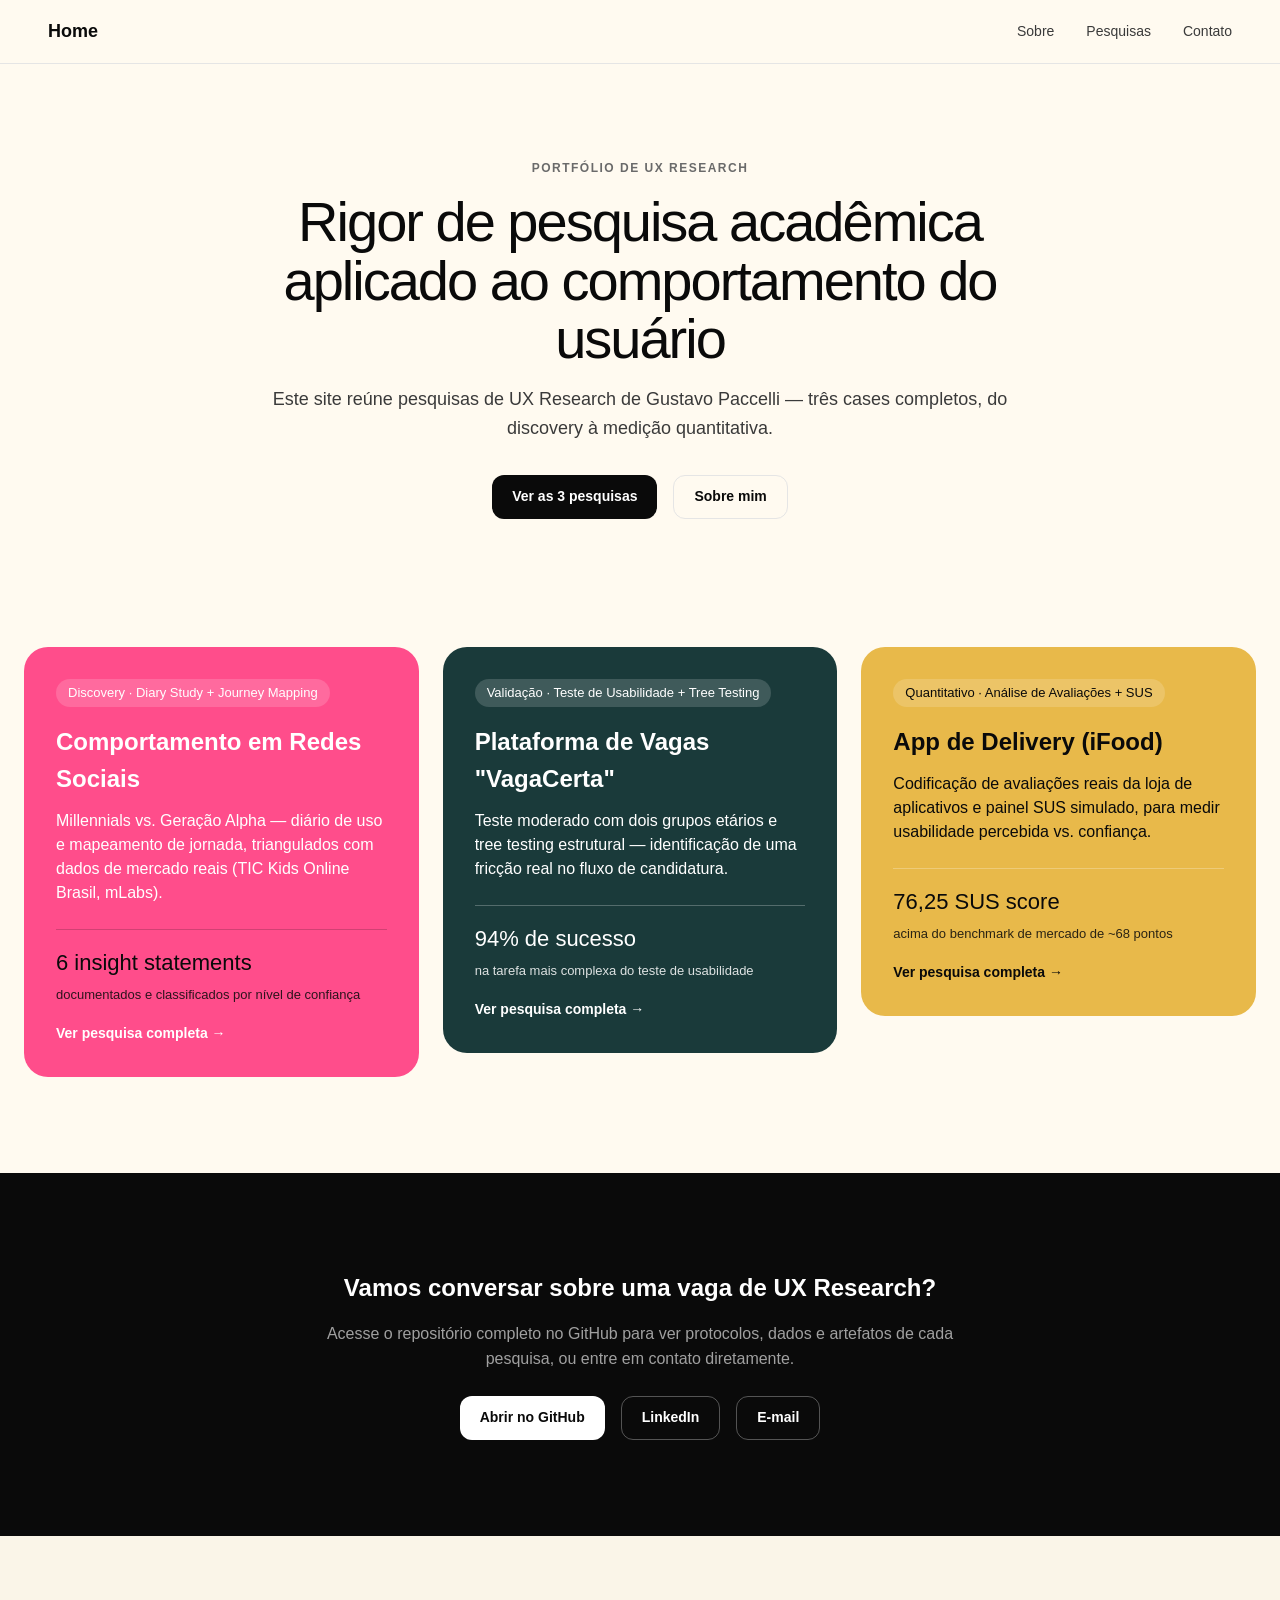
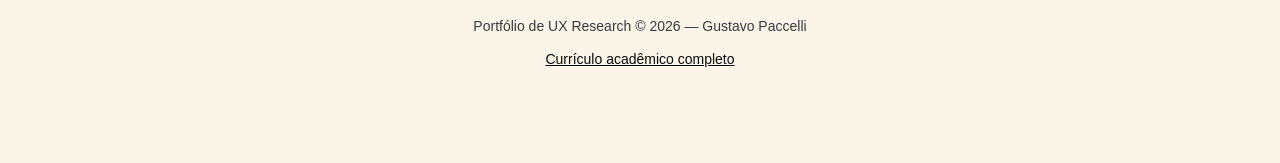
<file: index.html>
<!doctype html>
<html lang="pt-BR">
<head>
  <meta charset="UTF-8">
  <meta name="viewport" content="width=device-width, initial-scale=1">
  <title>Portfólio de UX Research — Gustavo Paccelli</title>
  <meta name="description" content="Gustavo Paccelli, doutor em Ciências Sociais (UFJF) em transição para UX Research. Três pesquisas completas — generativa, avaliativa e quantitativa — aplicando rigor de pesquisa acadêmica a produtos digitais.">
  <link rel="stylesheet" href="design-system/tokens.css">
  <style>
    /* Layout e estrutura */
    .top-nav {
      position: sticky;
      top: 0;
      background: var(--color-canvas);
      border-bottom: 1px solid var(--color-hairline);
      z-index: 100;
    }
    .top-nav .container {
      display: flex;
      align-items: center;
      justify-content: space-between;
      width: 100%;
      padding: 0 var(--space-lg);
      height: 64px;
    }
    .top-nav .nav-links {
      gap: var(--space-xl);
    }
    .top-nav .logo {
      font-family: var(--font-display);
      font-size: 18px;
      font-weight: 600;
      color: var(--color-ink);
      text-decoration: none;
    }

    /* Hero section */
    .hero {
      padding: var(--space-section) var(--space-lg) var(--space-xl);
      text-align: center;
      background: var(--color-canvas);
    }
    .hero .container {
      max-width: 760px;
      margin: 0 auto;
    }
    .hero .caption-uppercase {
      display: block;
      color: var(--color-muted);
      margin: 0 0 var(--space-md) 0;
    }
    .hero h1 {
      margin: 0 0 var(--space-md) 0;
    }
    .hero p {
      font-size: 18px;
      color: var(--color-body);
      line-height: 1.6;
      margin: 0 0 var(--space-xl) 0;
    }
    .hero .actions {
      display: flex;
      gap: var(--space-md);
      justify-content: center;
      flex-wrap: wrap;
    }

    /* Feature cards section */
    .feature-cards-section {
      padding: var(--space-section) var(--space-lg);
      background: var(--color-canvas);
    }
    .feature-cards-section .container {
      max-width: 1280px;
      margin: 0 auto;
    }
    .feature-cards-grid {
      display: grid;
      grid-template-columns: repeat(auto-fit, minmax(320px, 1fr));
      gap: var(--space-lg);
    }
    /* Wrapper <a>: só comportamento de link/hover, sem cor — evita colidir
       em especificidade com as variantes de cor abaixo, que ficam isoladas
       no elemento .feature-card. */
    .feature-card-link {
      display: block;
      text-decoration: none;
      transition: transform 0.2s ease, box-shadow 0.2s ease;
      cursor: pointer;
      border-radius: var(--radius-xl);
    }
    .feature-card-link:hover {
      transform: translateY(-4px);
    }
    .feature-card {
      display: flex;
      flex-direction: column;
      justify-content: space-between;
      min-height: 280px;
    }
    .feature-card-content .badge-pill {
      background: rgba(255, 255, 255, 0.16);
      color: inherit;
      margin: 0 0 var(--space-md) 0;
    }
    .feature-card-content h2 {
      margin: 0 0 var(--space-sm) 0;
      font-size: 24px;
      font-weight: 600;
    }
    .feature-card-content p {
      margin: 0;
      font-size: 16px;
      line-height: 1.5;
    }
    .feature-card-stat {
      margin-top: var(--space-lg);
      padding-top: var(--space-md);
      border-top: 1px solid rgba(255, 255, 255, 0.25);
    }
    .feature-card-stat strong {
      display: block;
      font-family: var(--font-display);
      font-size: 22px;
      font-weight: 500;
      margin-bottom: 2px;
    }
    .feature-card-stat span {
      font-size: 13px;
      opacity: 0.85;
    }
    .feature-card-cta {
      display: block;
      margin-top: var(--space-md);
      font-size: 14px;
      font-weight: 600;
    }
    /* Correção de contraste: o par marca "pink + branco" fica abaixo de 4.5:1
       para texto de corpo (~3.1:1) — texto de tinta escura sobre o rosa
       mantém > 6:1 e preserva o mesmo token de fundo usado nas outras páginas. */
    .feature-card-pink .feature-card-content,
    .feature-card-pink .feature-card-stat {
      color: var(--color-ink);
    }
    .feature-card-pink .feature-card-content .badge-pill {
      background: rgba(10, 10, 10, 0.08);
    }
    .feature-card-pink .feature-card-stat {
      border-top-color: rgba(10, 10, 10, 0.18);
    }

    /* CTA section */
    .cta-section {
      padding: var(--space-section) var(--space-lg);
      background: var(--color-primary);
      color: var(--color-on-primary);
      text-align: center;
    }
    .cta-section .container {
      max-width: 640px;
      margin: 0 auto;
    }
    .cta-section h2 {
      margin: 0 0 var(--space-md) 0;
      color: var(--color-on-primary);
    }
    .cta-section p {
      margin: 0 0 var(--space-lg) 0;
      font-size: 16px;
      color: var(--color-on-dark-soft);
    }
    .cta-section .actions {
      display: flex;
      gap: var(--space-md);
      justify-content: center;
      flex-wrap: wrap;
    }

    /* Footer */
    .footer {
      text-align: center;
    }
    .footer p {
      margin: 0 0 var(--space-sm) 0;
      font-size: 14px;
      color: var(--color-body);
    }
    .footer a {
      color: var(--color-ink);
      text-decoration: underline;
    }

    @media (max-width: 768px) {
      .hero {
        padding: var(--space-xl) var(--space-lg) var(--space-lg);
      }
      .hero h1 {
        font-size: 32px;
      }
      .feature-cards-grid {
        grid-template-columns: 1fr;
      }
    }
  </style>
</head>
<body>
  <!-- Navigation -->
  <nav class="top-nav">
    <div class="container">
      <a href="index.html" class="logo">Home</a>
      <div class="nav-links">
        <a href="sobre.html">Sobre</a>
        <a href="pesquisas.html">Pesquisas</a>
        <a href="#contato">Contato</a>
      </div>
    </div>
  </nav>

  <!-- Hero -->
  <section class="hero">
    <div class="container">
      <span class="caption-uppercase">Portfólio de UX Research</span>
      <h1 class="display-lg">Rigor de pesquisa acadêmica aplicado ao comportamento do usuário</h1>
      <p>Este site reúne pesquisas de UX Research de Gustavo Paccelli — três cases completos, do discovery à medição quantitativa.</p>
      <div class="actions">
        <a href="pesquisas.html" class="btn btn-primary">Ver as 3 pesquisas</a>
        <a href="sobre.html" class="btn btn-secondary">Sobre mim</a>
      </div>
    </div>
  </section>

  <!-- Feature Cards -->
  <section class="feature-cards-section" id="pesquisas">
    <div class="container">
      <div class="feature-cards-grid">
        <!-- Pesquisa 1 -->
        <a href="case-01-generativa.html" class="feature-card-link">
          <div class="feature-card feature-card-pink feature-card-content">
            <div>
              <span class="badge-pill">Discovery · Diary Study + Journey Mapping</span>
              <h2>Comportamento em Redes Sociais</h2>
              <p>Millennials vs. Geração Alpha — diário de uso e mapeamento de jornada, triangulados com dados de mercado reais (TIC Kids Online Brasil, mLabs).</p>
            </div>
            <div class="feature-card-stat">
              <strong>6 insight statements</strong>
              <span>documentados e classificados por nível de confiança</span>
            </div>
            <span class="feature-card-cta">Ver pesquisa completa →</span>
          </div>
        </a>

        <!-- Pesquisa 2 -->
        <a href="case-02-avaliativa.html" class="feature-card-link">
          <div class="feature-card feature-card-teal feature-card-content">
            <div>
              <span class="badge-pill">Validação · Teste de Usabilidade + Tree Testing</span>
              <h2>Plataforma de Vagas "VagaCerta"</h2>
              <p>Teste moderado com dois grupos etários e tree testing estrutural — identificação de uma fricção real no fluxo de candidatura.</p>
            </div>
            <div class="feature-card-stat">
              <strong>94% de sucesso</strong>
              <span>na tarefa mais complexa do teste de usabilidade</span>
            </div>
            <span class="feature-card-cta">Ver pesquisa completa →</span>
          </div>
        </a>

        <!-- Pesquisa 3 -->
        <a href="case-03-quantitativa.html" class="feature-card-link">
          <div class="feature-card feature-card-ochre feature-card-content">
            <div>
              <span class="badge-pill">Quantitativo · Análise de Avaliações + SUS</span>
              <h2>App de Delivery (iFood)</h2>
              <p>Codificação de avaliações reais da loja de aplicativos e painel SUS simulado, para medir usabilidade percebida vs. confiança.</p>
            </div>
            <div class="feature-card-stat">
              <strong>76,25 SUS score</strong>
              <span>acima do benchmark de mercado de ~68 pontos</span>
            </div>
            <span class="feature-card-cta">Ver pesquisa completa →</span>
          </div>
        </a>
      </div>
    </div>
  </section>

  <!-- CTA Section -->
  <section class="cta-section" id="contato">
    <div class="container">
      <h2>Vamos conversar sobre uma vaga de UX Research?</h2>
      <p>Acesse o repositório completo no GitHub para ver protocolos, dados e artefatos de cada pesquisa, ou entre em contato diretamente.</p>
      <div class="actions">
        <a href="https://github.com/gustavopaccelli/pesquisas-ux-portif-lio" class="btn btn-on-color" target="_blank" rel="noopener">Abrir no GitHub</a>
        <a href="https://www.linkedin.com/in/gustavopaccelli/" class="btn btn-secondary" style="background: transparent; border-color: rgba(255,255,255,0.3); color: #fff;" target="_blank" rel="noopener">LinkedIn</a>
        <a href="mailto:gustavopaccelli@gmail.com" class="btn btn-secondary" style="background: transparent; border-color: rgba(255,255,255,0.3); color: #fff;">E-mail</a>
      </div>
    </div>
  </section>

  <!-- Footer -->
  <footer class="footer section">
    <div class="container">
      <p>Portfólio de UX Research © 2026 — Gustavo Paccelli</p>
      <p><a href="https://gustavopaccelli.github.io/gustavopaccelli/index.html" target="_blank" rel="noopener">Currículo acadêmico completo</a></p>
    </div>
  </footer>
</body>
</html>
</file>
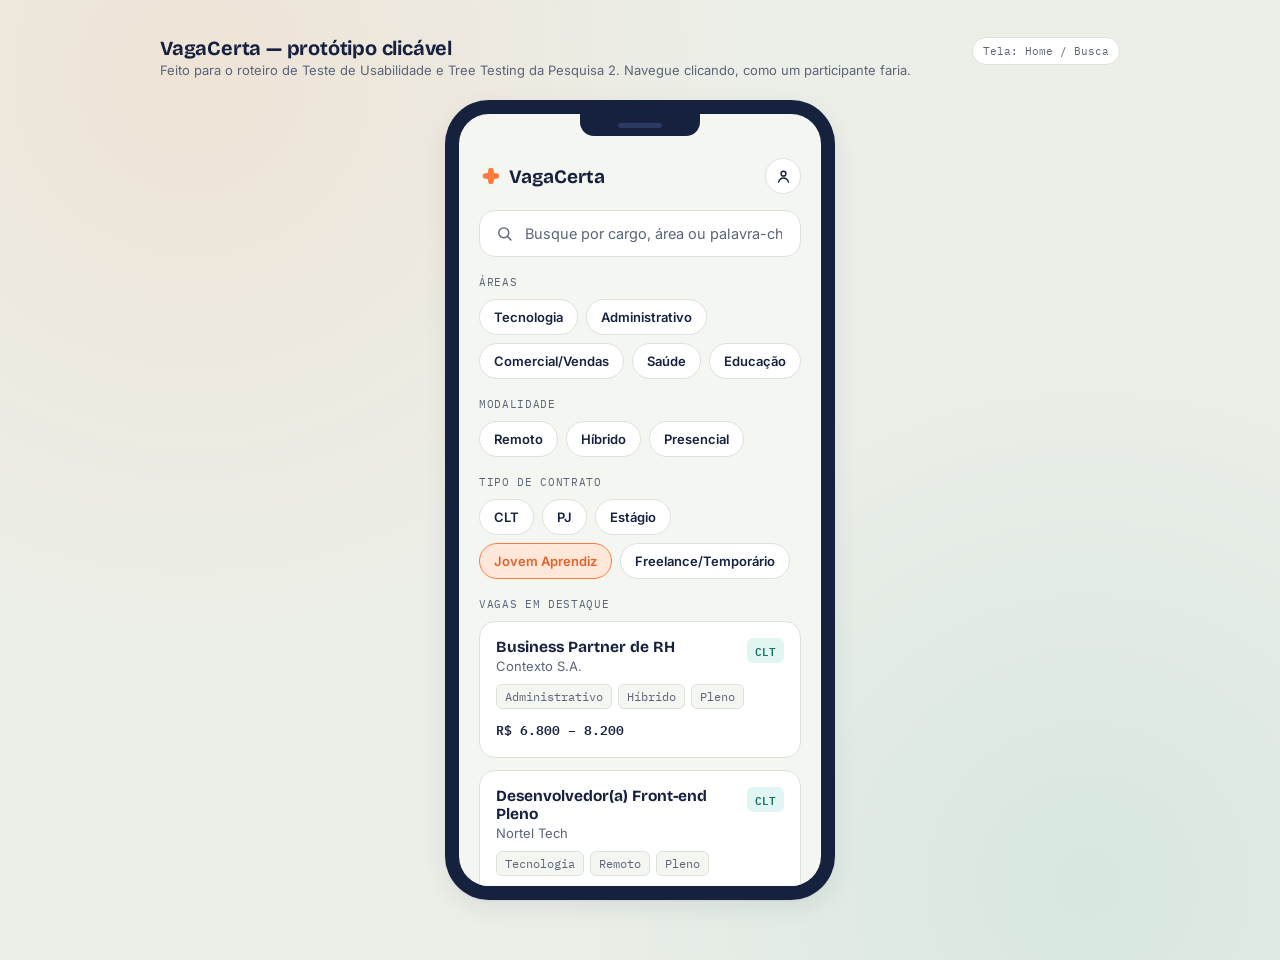
<file: pesquisas/02-pesquisa-avaliativa/docs/usability-test/prototype/index.html>
<!DOCTYPE html>
<html lang="pt-BR">
<head>
<meta charset="UTF-8">
<meta name="viewport" content="width=device-width, initial-scale=1.0">
<title>VagaCerta — Protótipo de pesquisa</title>
<link rel="preconnect" href="https://fonts.googleapis.com">
<link rel="preconnect" href="https://fonts.gstatic.com" crossorigin>
<link href="https://fonts.googleapis.com/css2?family=Bricolage+Grotesque:opsz,wght@12..96,400..800&family=Inter:wght@400;500;600;700&family=IBM+Plex+Mono:wght@500;600&display=swap" rel="stylesheet">
<style>
  :root{
    --ink:#16213E;
    --ink-soft:#5B6478;
    --paper:#F4F6F2;
    --paper-alt:#FFFFFF;
    --line:#DDE3DC;
    --accent:#FF7A3D;
    --accent-dark:#E2632A;
    --accent-light:#FFE8DA;
    --teal:#1FA398;
    --teal-light:#E1F5F2;
    --danger:#C6493D;
    --danger-light:#FBE7E4;
    --radius:16px;
    --radius-sm:10px;
    --shadow: 0 1px 2px rgba(22,33,62,.06), 0 8px 24px rgba(22,33,62,.08);
  }
  *{box-sizing:border-box;}
  html,body{margin:0;padding:0;}
  body{
    background:
      radial-gradient(circle at 15% 8%, rgba(255,122,61,.10), transparent 40%),
      radial-gradient(circle at 85% 92%, rgba(31,163,152,.10), transparent 40%),
      #ECEFE8;
    font-family:'Inter',sans-serif;
    color:var(--ink);
    min-height:100vh;
    display:flex;
    flex-direction:column;
    align-items:center;
    padding:36px 16px 60px;
  }
  .lab-header{
    width:100%;
    max-width:960px;
    display:flex;
    align-items:baseline;
    justify-content:space-between;
    gap:16px;
    margin-bottom:22px;
    flex-wrap:wrap;
  }
  .lab-header h1{
    font-family:'Bricolage Grotesque',sans-serif;
    font-size:20px;
    font-weight:700;
    margin:0;
    letter-spacing:-.01em;
  }
  .lab-header p{
    margin:2px 0 0;
    font-size:13px;
    color:var(--ink-soft);
  }
  .task-pill{
    font-family:'IBM Plex Mono',monospace;
    font-size:11px;
    background:var(--paper-alt);
    border:1px solid var(--line);
    padding:6px 10px;
    border-radius:999px;
    color:var(--ink-soft);
  }
  .stage{
    display:flex;
    gap:28px;
    align-items:flex-start;
    flex-wrap:wrap;
    justify-content:center;
  }

  /* ---- Phone frame ---- */
  .device{
    width:390px;
    height:800px;
    background:var(--ink);
    border-radius:44px;
    padding:14px;
    box-shadow: var(--shadow);
    position:relative;
    flex-shrink:0;
  }
  .notch{
    position:absolute;
    top:14px; left:50%;
    transform:translateX(-50%);
    width:120px; height:22px;
    background:var(--ink);
    border-bottom-left-radius:14px;
    border-bottom-right-radius:14px;
    z-index:5;
    display:flex;align-items:center;justify-content:center;
  }
  .notch::after{
    content:"";
    width:44px;height:5px;
    background:#2A3A63;
    border-radius:3px;
  }
  .screen-viewport{
    background:var(--paper);
    width:100%;
    height:100%;
    border-radius:30px;
    overflow:hidden;
    position:relative;
  }
  .screen{
    position:absolute;
    inset:0;
    overflow-y:auto;
    -webkit-overflow-scrolling:touch;
    padding-bottom:24px;
    opacity:0;
    pointer-events:none;
    transform:translateY(6px);
    transition:opacity .22s ease, transform .22s ease;
  }
  .screen.active{
    opacity:1;
    pointer-events:auto;
    transform:translateY(0);
  }
  @media (prefers-reduced-motion: reduce){
    .screen{transition:none;}
  }
  .screen::-webkit-scrollbar{width:0;}

  /* ---- shared UI ---- */
  .app-header{
    padding:44px 20px 14px;
    display:flex;
    align-items:center;
    justify-content:space-between;
  }
  .logo{
    display:flex;align-items:center;gap:8px;
    font-family:'Bricolage Grotesque',sans-serif;
    font-weight:700;
    font-size:19px;
  }
  .logo-mark{width:22px;height:22px;flex-shrink:0;}
  .icon-btn{
    width:36px;height:36px;
    border-radius:50%;
    background:var(--paper-alt);
    border:1px solid var(--line);
    display:flex;align-items:center;justify-content:center;
    cursor:pointer;
  }
  .icon-btn svg{width:17px;height:17px;stroke:var(--ink);}

  .search-field{
    margin:2px 20px 14px;
    display:flex;align-items:center;gap:10px;
    background:var(--paper-alt);
    border:1px solid var(--line);
    border-radius:var(--radius);
    padding:13px 16px;
  }
  .search-field svg{width:17px;height:17px;stroke:var(--ink-soft);flex-shrink:0;}
  .search-field input{
    border:none;outline:none;background:none;
    font-family:'Inter';font-size:14.5px;color:var(--ink);
    width:100%;
  }
  .search-field input::placeholder{color:var(--ink-soft);}

  .section-label{
    font-family:'IBM Plex Mono',monospace;
    font-size:11px;
    text-transform:uppercase;
    letter-spacing:.06em;
    color:var(--ink-soft);
    padding:0 20px;
    margin:18px 0 10px;
  }

  .chip-row{
    display:flex;gap:8px;flex-wrap:wrap;
    padding:0 20px;
  }
  .chip{
    font-family:'Inter';font-size:13px;font-weight:600;
    background:var(--paper-alt);
    border:1px solid var(--line);
    color:var(--ink);
    padding:9px 14px;
    border-radius:999px;
    cursor:pointer;
    white-space:nowrap;
  }
  .chip.spotlight{
    background:var(--accent-light);
    border-color:var(--accent);
    color:var(--accent-dark);
  }
  .chip:focus-visible, .icon-btn:focus-visible, button:focus-visible, input:focus-visible, a:focus-visible{
    outline:2.5px solid var(--teal);
    outline-offset:2px;
  }

  .job-card{
    margin:0 20px 12px;
    background:var(--paper-alt);
    border:1px solid var(--line);
    border-radius:var(--radius);
    padding:16px;
    cursor:pointer;
    transition:box-shadow .15s ease, transform .15s ease;
  }
  .job-card:hover{box-shadow:var(--shadow); transform:translateY(-1px);}
  .job-card-top{display:flex;justify-content:space-between;gap:10px;align-items:flex-start;}
  .job-title{font-family:'Bricolage Grotesque';font-weight:700;font-size:15.5px;margin:0 0 2px;}
  .job-company{font-size:13px;color:var(--ink-soft);margin:0;}
  .badge{
    font-family:'IBM Plex Mono';font-size:10.5px;font-weight:600;
    padding:3px 8px;border-radius:6px;
    background:var(--teal-light); color:#127268;
    white-space:nowrap;
  }
  .badge.warm{background:var(--accent-light);color:var(--accent-dark);}
  .job-meta{display:flex;gap:6px;flex-wrap:wrap;margin-top:10px;}
  .job-meta span{
    font-size:11.5px; font-family:'IBM Plex Mono';
    background:var(--paper); border:1px solid var(--line);
    padding:4px 8px;border-radius:6px;color:var(--ink-soft);
  }
  .job-salary{font-family:'IBM Plex Mono';font-weight:600;font-size:13px;margin-top:10px;}

  .primary-btn{
    display:block;width:calc(100% - 40px);
    margin:6px 20px;
    background:var(--ink);color:#fff;
    border:none;border-radius:var(--radius-sm);
    padding:14px;font-family:'Inter';font-weight:600;font-size:14.5px;
    cursor:pointer;
  }
  .primary-btn:hover{background:#0F1730;}
  .primary-btn.accent{background:var(--accent);}
  .primary-btn.accent:hover{background:var(--accent-dark);}
  .secondary-btn{
    display:block;width:calc(100% - 40px);
    margin:6px 20px;
    background:transparent;color:var(--ink);
    border:1.5px solid var(--line);border-radius:var(--radius-sm);
    padding:13px;font-family:'Inter';font-weight:600;font-size:14px;
    cursor:pointer;
  }
  .back-row{
    display:flex;align-items:center;gap:10px;
    padding:44px 20px 4px;
  }
  .back-row .icon-btn{width:32px;height:32px;}
  .back-row h2{font-family:'Bricolage Grotesque';font-size:16.5px;margin:0;font-weight:700;}

  /* ---- Results / filters ---- */
  .results-count{padding:0 20px 4px;font-size:12.5px;color:var(--ink-soft);}
  .filter-toggle-row{padding:0 20px 4px;}
  .filter-btn{
    display:inline-flex;align-items:center;gap:6px;
    font-family:'Inter';font-weight:600;font-size:13px;
    background:var(--paper-alt); border:1px solid var(--line);
    padding:9px 13px;border-radius:999px;cursor:pointer;
  }
  .filter-panel{
    margin:10px 20px 6px;
    background:var(--paper-alt);
    border:1px solid var(--line);
    border-radius:var(--radius);
    padding:14px 16px 4px;
    display:none;
  }
  .filter-panel.open{display:block;}
  .filter-group{margin-bottom:14px;}
  .filter-group h4{
    font-family:'IBM Plex Mono';font-size:11px;text-transform:uppercase;
    letter-spacing:.05em;color:var(--ink-soft);margin:0 0 8px;
  }
  .filter-opts{display:flex;flex-wrap:wrap;gap:7px;}
  .filter-opt{
    font-size:12.5px;font-family:'Inter';font-weight:500;
    border:1.5px solid var(--line);border-radius:8px;
    padding:7px 10px;cursor:pointer;background:var(--paper);
    user-select:none;
  }
  .filter-opt.on{
    background:var(--ink);color:#fff;border-color:var(--ink);
  }
  .filter-opt.on.tag-alpha{background:var(--accent);border-color:var(--accent);}
  .filter-clear{
    font-family:'Inter';font-size:12.5px;font-weight:600;color:var(--danger);
    background:none;border:none;cursor:pointer;padding:10px 0 14px;
  }

  /* ---- Detail ---- */
  .detail-body{padding:14px 20px 4px;}
  .detail-title{font-family:'Bricolage Grotesque';font-weight:800;font-size:21px;margin:2px 0 4px;}
  .detail-company{color:var(--ink-soft);font-size:14px;margin:0 0 14px;}
  .key-facts{
    background:var(--paper-alt);border:1px solid var(--line);
    border-radius:var(--radius);padding:14px 16px;margin-bottom:16px;
  }
  .kf-row{display:flex;justify-content:space-between;padding:7px 0;font-size:13.5px;border-top:1px solid var(--line);}
  .kf-row:first-child{border-top:none;}
  .kf-label{color:var(--ink-soft);}
  .kf-value{font-weight:600;text-align:right;}
  .benefit-list{display:flex;flex-wrap:wrap;gap:6px;margin-top:4px;}
  .benefit-list span{
    font-size:11.5px;font-family:'IBM Plex Mono';background:var(--teal-light);
    color:#127268;padding:4px 8px;border-radius:6px;
  }
  .detail-desc h4, .detail-req h4{
    font-family:'Bricolage Grotesque';font-size:14.5px;margin:16px 0 6px;
  }
  .detail-desc p{font-size:13.5px;line-height:1.55;color:var(--ink);margin:0;}
  .detail-req ul{margin:0;padding-left:18px;font-size:13.5px;line-height:1.7;}
  .req-flag{
    display:inline-block;margin-top:8px;
    background:var(--accent-light);color:var(--accent-dark);
    font-family:'IBM Plex Mono';font-size:11.5px;font-weight:600;
    padding:6px 10px;border-radius:8px;
  }
  .profile-banner{
    margin:14px 20px 0;
    background:var(--danger-light);
    border:1px solid #F1C6BF;
    border-radius:var(--radius-sm);
    padding:12px 14px;
    font-size:13px;
    display:flex; justify-content:space-between; align-items:center; gap:10px;
  }
  .profile-banner a{color:var(--danger);font-weight:700;text-decoration:underline;cursor:pointer;}
  .sticky-cta{
    position:sticky;bottom:0;left:0;right:0;
    background:linear-gradient(to top, var(--paper) 60%, transparent);
    padding:16px 0 6px;
  }

  /* ---- Apply flow ---- */
  .steps{display:flex;gap:6px;padding:0 20px;margin-bottom:6px;}
  .step-dot{flex:1;height:4px;border-radius:2px;background:var(--line);}
  .step-dot.done{background:var(--accent);}
  .form-row{padding:12px 20px 0;}
  .form-row label{
    display:block;font-size:12px;font-weight:600;color:var(--ink-soft);
    margin-bottom:6px;font-family:'IBM Plex Mono';text-transform:uppercase;letter-spacing:.03em;
  }
  .form-static{
    background:var(--paper-alt);border:1px solid var(--line);border-radius:10px;
    padding:12px 14px;font-size:14px;
  }
  .form-input, select.form-input{
    width:100%;background:var(--paper-alt);border:1px solid var(--line);
    border-radius:10px;padding:12px 14px;font-size:14px;font-family:'Inter';color:var(--ink);
  }
  .radio-row{display:flex;gap:10px;margin-top:2px;}
  .radio-opt{
    flex:1;text-align:center;padding:11px;border:1.5px solid var(--line);
    border-radius:10px;font-size:13.5px;font-weight:600;cursor:pointer;background:var(--paper-alt);
  }
  .radio-opt.sel{border-color:var(--teal);background:var(--teal-light);color:#0F6E65;}
  .summary-box{
    margin:14px 20px;background:var(--paper-alt);border:1px solid var(--line);
    border-radius:var(--radius);padding:14px 16px;font-size:13.5px;
  }
  .summary-box .row{display:flex;justify-content:space-between;padding:6px 0;border-top:1px solid var(--line);}
  .summary-box .row:first-child{border-top:none;}

  /* ---- Success / match motif ---- */
  .success-wrap{
    display:flex;flex-direction:column;align-items:center;justify-content:center;
    text-align:center;padding:90px 30px 20px;
  }
  .match-anim{width:104px;height:64px;position:relative;margin-bottom:22px;}
  .match-piece{position:absolute;top:0;width:52px;height:64px;transition:transform .55s cubic-bezier(.2,.9,.3,1.2);}
  .match-piece.left{left:0;transform:translateX(-14px);}
  .match-piece.right{right:0;transform:translateX(14px) scaleX(-1);}
  .success-wrap.play .match-piece.left{transform:translateX(0);}
  .success-wrap.play .match-piece.right{transform:translateX(0) scaleX(-1);}
  .success-wrap h2{font-family:'Bricolage Grotesque';font-size:20px;margin:0 0 8px;}
  .success-wrap p{font-size:13.5px;color:var(--ink-soft);line-height:1.6;margin:0 0 22px;}

  /* ---- Profile ---- */
  .avatar{
    width:64px;height:64px;border-radius:50%;background:var(--teal-light);
    display:flex;align-items:center;justify-content:center;
    font-family:'Bricolage Grotesque';font-weight:800;font-size:22px;color:#127268;
    margin:8px auto 4px;
  }
  .empty-inline{
    border:1.5px dashed var(--line); border-radius:var(--radius-sm);
    padding:14px; font-size:12.5px; color:var(--ink-soft); line-height:1.5;
    background:var(--paper);
  }
  .toast{
    position:absolute; left:20px; right:20px; bottom:18px;
    background:var(--ink); color:#fff; padding:12px 16px; border-radius:10px;
    font-size:13px; font-weight:600; text-align:center;
    opacity:0; transform:translateY(8px); transition:opacity .2s, transform .2s;
    pointer-events:none;
  }
  .toast.show{opacity:1;transform:translateY(0);}

  /* ---- Empty state ---- */
  .empty-state{display:flex;flex-direction:column;align-items:center;text-align:center;padding:110px 34px 20px;}
  .empty-state svg{width:52px;height:52px;stroke:var(--ink-soft);margin-bottom:18px;}
  .empty-state h2{font-family:'Bricolage Grotesque';font-size:17px;margin:0 0 6px;}
  .empty-state p{font-size:13px;color:var(--ink-soft);margin:0 0 22px;}

  @media (max-width:460px){
    .device{width:100%; max-width:390px; height:82vh; min-height:640px;}
    .stage{gap:16px;}
  }
</style>
</head>
<body>

<div class="lab-header">
  <div>
    <h1>VagaCerta — protótipo clicável</h1>
    <p>Feito para o roteiro de Teste de Usabilidade e Tree Testing da Pesquisa 2. Navegue clicando, como um participante faria.</p>
  </div>
  <div class="task-pill" id="taskLabel">Tela: Home / Busca</div>
</div>

<div class="stage">
  <div class="device">
    <div class="notch"></div>
    <div class="screen-viewport">

      <!-- ============ HOME ============ -->
      <section class="screen active" data-screen="home">
        <div class="app-header">
          <div class="logo">
            <svg class="logo-mark" viewBox="0 0 24 24" fill="none"><path d="M4 12c0-1.8 1.2-3 3-3h1a2 2 0 0 0 2-2V6c0-1.8 1.2-3 3-3s3 1.2 3 3v1a2 2 0 0 0 2 2h1c1.8 0 3 1.2 3 3s-1.2 3-3 3h-1a2 2 0 0 0-2 2v1c0 1.8-1.2 3-3 3s-3-1.2-3-3v-1a2 2 0 0 0-2-2H7c-1.8 0-3-1.2-3-3Z" fill="#FF7A3D"/></svg>
            VagaCerta
          </div>
          <div class="icon-btn" onclick="go('profile')" aria-label="Abrir perfil">
            <svg viewBox="0 0 24 24" fill="none" stroke-width="2" stroke-linecap="round"><circle cx="12" cy="8" r="3.4"/><path d="M5 20c1.2-4 4-6 7-6s5.8 2 7 6"/></svg>
          </div>
        </div>

        <div class="search-field">
          <svg viewBox="0 0 24 24" fill="none" stroke-width="2" stroke-linecap="round"><circle cx="11" cy="11" r="7"/><path d="m21 21-4.3-4.3"/></svg>
          <input id="homeSearch" placeholder="Busque por cargo, área ou palavra-chave" />
        </div>

        <div class="section-label">Áreas</div>
        <div class="chip-row" id="homeAreaChips"></div>

        <div class="section-label">Modalidade</div>
        <div class="chip-row" id="homeModalChips"></div>

        <div class="section-label">Tipo de contrato</div>
        <div class="chip-row" id="homeContractChips"></div>

        <div class="section-label">Vagas em destaque</div>
        <div id="homeFeatured"></div>
      </section>

      <!-- ============ RESULTS ============ -->
      <section class="screen" data-screen="results">
        <div class="back-row">
          <div class="icon-btn" onclick="go('home')" aria-label="Voltar">
            <svg viewBox="0 0 24 24" fill="none" stroke-width="2" stroke-linecap="round" stroke-linejoin="round"><path d="M15 18l-6-6 6-6"/></svg>
          </div>
          <h2>Resultados</h2>
        </div>
        <div class="search-field" style="margin-top:10px;">
          <svg viewBox="0 0 24 24" fill="none" stroke-width="2" stroke-linecap="round"><circle cx="11" cy="11" r="7"/><path d="m21 21-4.3-4.3"/></svg>
          <input id="resultsSearch" placeholder="Busque por cargo, área ou palavra-chave" />
        </div>
        <div class="filter-toggle-row">
          <span class="filter-btn" onclick="toggleFilters()">
            <svg width="14" height="14" viewBox="0 0 24 24" fill="none" stroke="currentColor" stroke-width="2"><path d="M4 6h16M7 12h10M10 18h4"/></svg>
            Filtrar
          </span>
        </div>

        <div class="filter-panel" id="filterPanel">
          <div class="filter-group">
            <h4>Área / Setor</h4>
            <div class="filter-opts" data-fgroup="area"></div>
          </div>
          <div class="filter-group">
            <h4>Tipo de contrato</h4>
            <div class="filter-opts" data-fgroup="contrato"></div>
          </div>
          <div class="filter-group">
            <h4>Modalidade</h4>
            <div class="filter-opts" data-fgroup="modalidade"></div>
          </div>
          <div class="filter-group">
            <h4>Senioridade</h4>
            <div class="filter-opts" data-fgroup="senioridade"></div>
          </div>
          <button class="filter-clear" onclick="clearFilters()">Limpar todos os filtros</button>
        </div>

        <div class="results-count" id="resultsCount"></div>
        <div id="resultsList" style="margin-top:8px;"></div>
      </section>

      <!-- ============ DETAIL ============ -->
      <section class="screen" data-screen="detail">
        <div class="back-row">
          <div class="icon-btn" onclick="go('results')" aria-label="Voltar">
            <svg viewBox="0 0 24 24" fill="none" stroke-width="2" stroke-linecap="round" stroke-linejoin="round"><path d="M15 18l-6-6 6-6"/></svg>
          </div>
          <h2>Detalhes da vaga</h2>
        </div>
        <div id="profileBannerSlot"></div>
        <div class="detail-body" id="detailBody"></div>
        <div class="sticky-cta">
          <button class="primary-btn accent" onclick="go('apply1')">Candidatar-se</button>
        </div>
      </section>

      <!-- ============ APPLY STEP 1 ============ -->
      <section class="screen" data-screen="apply1">
        <div class="back-row">
          <div class="icon-btn" onclick="go('detail')" aria-label="Voltar">
            <svg viewBox="0 0 24 24" fill="none" stroke-width="2" stroke-linecap="round" stroke-linejoin="round"><path d="M15 18l-6-6 6-6"/></svg>
          </div>
          <h2>Revise seu perfil</h2>
        </div>
        <div class="steps"><div class="step-dot done"></div><div class="step-dot"></div><div class="step-dot"></div></div>

        <div class="form-row"><label>Nome</label><div class="form-static" id="rvName">—</div></div>
        <div class="form-row"><label>Contato</label><div class="form-static" id="rvContact">—</div></div>
        <div class="form-row"><label>Currículo</label><div class="form-static" id="rvResume">—</div></div>
        <div class="form-row" id="rvExpWarning" style="display:none;">
          <div class="empty-inline">Você ainda não adicionou experiência — sem problema, algumas vagas (como esta) não exigem. <a style="color:var(--teal);font-weight:700;cursor:pointer;" onclick="go('profile')">Completar perfil</a> se quiser mesmo assim.</div>
        </div>

        <div style="margin-top:20px;">
          <button class="primary-btn accent" onclick="go('apply2')">Continuar</button>
          <button class="secondary-btn" onclick="go('profile')">Editar perfil antes de continuar</button>
        </div>
      </section>

      <!-- ============ APPLY STEP 2 ============ -->
      <section class="screen" data-screen="apply2">
        <div class="back-row">
          <div class="icon-btn" onclick="go('apply1')" aria-label="Voltar">
            <svg viewBox="0 0 24 24" fill="none" stroke-width="2" stroke-linecap="round" stroke-linejoin="round"><path d="M15 18l-6-6 6-6"/></svg>
          </div>
          <h2>Perguntas da vaga</h2>
        </div>
        <div class="steps"><div class="step-dot done"></div><div class="step-dot done"></div><div class="step-dot"></div></div>

        <div class="form-row">
          <label>Disponibilidade para início imediato?</label>
          <div class="radio-row">
            <div class="radio-opt sel" data-q="inicio" data-v="sim" onclick="pickRadio(this)">Sim</div>
            <div class="radio-opt" data-q="inicio" data-v="nao" onclick="pickRadio(this)">Não</div>
          </div>
        </div>
        <div class="form-row" id="matriculaQ" style="display:none;">
          <label>Está matriculado(a) em uma instituição de ensino?</label>
          <div class="radio-row">
            <div class="radio-opt sel" data-q="matricula" data-v="sim" onclick="pickRadio(this)">Sim</div>
            <div class="radio-opt" data-q="matricula" data-v="nao" onclick="pickRadio(this)">Não</div>
          </div>
        </div>
        <div class="form-row">
          <label>Pretensão salarial (opcional)</label>
          <input class="form-input" id="pretensao" placeholder="Ex.: R$ 2.200" />
        </div>

        <div style="margin-top:20px;">
          <button class="primary-btn accent" onclick="go('apply3')">Continuar</button>
        </div>
      </section>

      <!-- ============ APPLY STEP 3 ============ -->
      <section class="screen" data-screen="apply3">
        <div class="back-row">
          <div class="icon-btn" onclick="go('apply2')" aria-label="Voltar">
            <svg viewBox="0 0 24 24" fill="none" stroke-width="2" stroke-linecap="round" stroke-linejoin="round"><path d="M15 18l-6-6 6-6"/></svg>
          </div>
          <h2>Confirme e envie</h2>
        </div>
        <div class="steps"><div class="step-dot done"></div><div class="step-dot done"></div><div class="step-dot done"></div></div>

        <div class="summary-box" id="summaryBox"></div>

        <button class="primary-btn accent" onclick="submitApplication()">Enviar candidatura</button>
      </section>

      <!-- ============ SUCCESS ============ -->
      <section class="screen" data-screen="success">
        <div class="success-wrap" id="successWrap">
          <div class="match-anim">
            <svg class="match-piece left" viewBox="0 0 52 64" fill="none"><path d="M0 4a4 4 0 0 1 4-4h20v20a6 6 0 0 0 6 6 6 6 0 0 0 6-6V0h12a4 4 0 0 1 4 4v56a4 4 0 0 1-4 4H4a4 4 0 0 1-4-4V4Z" fill="#FF7A3D"/></svg>
            <svg class="match-piece right" viewBox="0 0 52 64" fill="none"><path d="M0 4a4 4 0 0 1 4-4h20v20a6 6 0 0 0 6 6 6 6 0 0 0 6-6V0h12a4 4 0 0 1 4 4v56a4 4 0 0 1-4 4H4a4 4 0 0 1-4-4V4Z" fill="#1FA398"/></svg>
          </div>
          <h2>Candidatura enviada</h2>
          <p>A empresa costuma responder em até 5 dias úteis. Você acompanha o status em "Minhas candidaturas", no seu perfil.</p>
          <button class="primary-btn" onclick="go('home')" style="width:200px;">Voltar para vagas</button>
        </div>
      </section>

      <!-- ============ PROFILE ============ -->
      <section class="screen" data-screen="profile">
        <div class="back-row">
          <div class="icon-btn" onclick="go('home')" aria-label="Voltar">
            <svg viewBox="0 0 24 24" fill="none" stroke-width="2" stroke-linecap="round" stroke-linejoin="round"><path d="M15 18l-6-6 6-6"/></svg>
          </div>
          <h2>Seu perfil</h2>
        </div>
        <div class="avatar" id="profileAvatar">?</div>

        <div class="form-row"><label>Nome</label><input class="form-input" id="pfName"/></div>
        <div class="form-row"><label>Contato</label><input class="form-input" id="pfContact"/></div>
        <div class="form-row"><label>Cidade</label><input class="form-input" id="pfCity"/></div>

        <div class="section-label" style="margin-top:20px;">Experiência</div>
        <div class="form-row" style="padding-top:0;" id="pfExpBlock"></div>

        <div class="section-label">Formação / Escolaridade</div>
        <div class="form-row" style="padding-top:0;">
          <select class="form-input" id="pfEdu">
            <option>Ensino médio em andamento</option>
            <option>Ensino médio completo</option>
            <option>Ensino superior em andamento</option>
            <option>Ensino superior completo</option>
          </select>
        </div>

        <div style="margin-top:24px;">
          <button class="primary-btn accent" onclick="saveProfile()">Salvar alterações</button>
        </div>
        <div class="toast" id="toast">Alterações salvas</div>
      </section>

      <!-- ============ EMPTY ============ -->
      <section class="screen" data-screen="empty">
        <div class="back-row">
          <div class="icon-btn" onclick="go('results')" aria-label="Voltar">
            <svg viewBox="0 0 24 24" fill="none" stroke-width="2" stroke-linecap="round" stroke-linejoin="round"><path d="M15 18l-6-6 6-6"/></svg>
          </div>
          <h2>Resultados</h2>
        </div>
        <div class="empty-state">
          <svg viewBox="0 0 24 24" fill="none" stroke-width="1.6" stroke-linecap="round" stroke-linejoin="round"><circle cx="11" cy="11" r="7"/><path d="m21 21-4.3-4.3"/><path d="M8 11h6"/></svg>
          <h2>Nenhuma vaga encontrada com esses filtros</h2>
          <p>Tente remover algum filtro para ver mais oportunidades.</p>
          <button class="primary-btn accent" style="width:auto;padding:12px 22px;margin:0;" onclick="clearFilters()">Limpar filtros</button>
        </div>
      </section>

    </div>
  </div>
</div>

<script>
/* ---------------- dados ---------------- */
const JOBS = [
  {id:1, title:"Business Partner de RH", company:"Contexto S.A.", area:"Administrativo", contrato:"CLT", modalidade:"Híbrido", senioridade:"Pleno",
   salario:"R$ 6.800 – 8.200", beneficios:["VR","VT","Plano de saúde","Gympass"],
   desc:"Você vai atuar como ponte entre pessoas e negócio, apoiando lideranças de duas áreas em decisões de gestão de time, clima e desenvolvimento.",
   req:["Experiência prévia como BP ou generalista de RH","Vivência com indicadores de pessoas","Inglês intermediário"], noExp:false, jovemAprendiz:false},
  {id:2, title:"Desenvolvedor(a) Front-end Pleno", company:"Nortel Tech", area:"Tecnologia", contrato:"CLT", modalidade:"Remoto", senioridade:"Pleno",
   salario:"R$ 7.500 – 9.000", beneficios:["VR","Plano de saúde","Auxílio home office"],
   desc:"Time pequeno, produto único. Você vai trabalhar direto com quem decide o roadmap, sem camadas de aprovação.",
   req:["React ou Vue","2+ anos de experiência","Portfólio ou GitHub ativo"], noExp:false, jovemAprendiz:false},
  {id:3, title:"Jovem Aprendiz — Atendimento", company:"Mercado Boa Vista", area:"Comercial/Vendas", contrato:"Jovem Aprendiz", modalidade:"Presencial", senioridade:"Estagiário/Aprendiz",
   salario:"R$ 660 (bolsa-auxílio)", beneficios:["VT","Alimentação no local"],
   desc:"Programa de aprendizagem com carga horária compatível com a escola, acompanhamento de um mentor e certificado ao final.",
   req:["Estar cursando o ensino médio","Disponibilidade de 4h por dia"], noExp:true, jovemAprendiz:true},
  {id:4, title:"Analista de Vendas Júnior", company:"Girassol Distribuidora", area:"Comercial/Vendas", contrato:"CLT", modalidade:"Híbrido", senioridade:"Júnior",
   salario:"R$ 2.900 – 3.400", beneficios:["VR","VT","Comissão"],
   desc:"Prospecção e acompanhamento de carteira de clientes de pequeno e médio porte na região.",
   req:["6 meses de experiência em vendas ou atendimento","Ensino médio completo"], noExp:false, jovemAprendiz:false},
  {id:5, title:"Auxiliar de Enfermagem", company:"Clínica Vitalis", area:"Saúde", contrato:"CLT", modalidade:"Presencial", senioridade:"Júnior",
   salario:"R$ 2.400 – 2.700", beneficios:["VT","Plano de saúde","Adicional noturno"],
   desc:"Atuação em clínica de médio porte, escala 6x1, suporte direto à equipe de enfermagem.",
   req:["COREN ativo","Curso técnico completo"], noExp:false, jovemAprendiz:false},
  {id:6, title:"Professor(a) de Reforço — Matemática", company:"Instituto Aprende+", area:"Educação", contrato:"PJ", modalidade:"Presencial", senioridade:"Pleno",
   salario:"R$ 45/hora", beneficios:["Horário flexível"],
   desc:"Aulas de reforço para turmas do ensino fundamental II, em unidade própria ou domicílio.",
   req:["Graduação em andamento ou completa em áreas afins","Didática comprovada"], noExp:false, jovemAprendiz:false},
  {id:7, title:"Estágio em Marketing Digital", company:"Estúdio Cravo", area:"Administrativo", contrato:"Estágio", modalidade:"Remoto", senioridade:"Estagiário/Aprendiz",
   salario:"R$ 1.400 (bolsa-auxílio)", beneficios:["VR","Auxílio home office"],
   desc:"Apoio na criação de conteúdo e relatórios de performance para clientes de pequeno porte.",
   req:["Cursando Marketing, Comunicação ou áreas afins","Não exige experiência prévia"], noExp:true, jovemAprendiz:false},
  {id:8, title:"Jovem Aprendiz — Farmácia", company:"Rede Saúde Popular", area:"Comercial/Vendas", contrato:"Jovem Aprendiz", modalidade:"Presencial", senioridade:"Estagiário/Aprendiz",
   salario:"R$ 660 (bolsa-auxílio)", beneficios:["VT","Uniforme"],
   desc:"Apoio no atendimento e organização de prateleiras, com trilha de aprendizagem sobre o setor farmacêutico.",
   req:["Estar cursando o ensino médio","Não exige experiência anterior"], noExp:true, jovemAprendiz:true},
];

const CANDIDATE = {
  name:"", contact:"", city:"",
  hasExperience:false,
  profileComplete:false
};

/* ---------------- estado de filtros ---------------- */
const FILTER_GROUPS = {
  area: ["Tecnologia","Administrativo","Comercial/Vendas","Saúde","Educação"],
  contrato: ["CLT","PJ","Estágio","Jovem Aprendiz","Freelance/Temporário"],
  modalidade: ["Remoto","Híbrido","Presencial"],
  senioridade: ["Estagiário/Aprendiz","Júnior","Pleno","Sênior","Liderança/Gestão"]
};
let activeFilters = {area:new Set(), contrato:new Set(), modalidade:new Set(), senioridade:new Set()};
let currentJobId = null;
let taskLabels = {
  home:"Home / Busca", results:"Resultados + Filtros (T1, T2, T6)", detail:"Detalhe da vaga (T3)",
  apply1:"Candidatura — passo 1 (T4)", apply2:"Candidatura — passo 2 (T4)", apply3:"Candidatura — passo 3 (T4)",
  success:"Candidatura enviada", profile:"Perfil do candidato (T5)", empty:"Estado vazio"
};

/* ---------------- navegação ---------------- */
function go(screen){
  document.querySelectorAll('.screen').forEach(s=>s.classList.remove('active'));
  document.querySelector(`.screen[data-screen="${screen}"]`).classList.add('active');
  document.getElementById('taskLabel').textContent = "Tela: " + taskLabels[screen];
  document.getElementById('screen-viewport-scroll')?.scrollTo(0,0);
  if(screen==='detail') renderDetail();
  if(screen==='apply1') renderApply1();
  if(screen==='apply3') renderApply3();
  if(screen==='profile') renderProfile();
  if(screen==='success'){
    const w = document.getElementById('successWrap');
    w.classList.remove('play');
    requestAnimationFrame(()=> requestAnimationFrame(()=> w.classList.add('play')));
  }
}

/* ---------------- render: home ---------------- */
function renderChips(container, values, onClick, spotlightSet){
  const el = document.getElementById(container);
  el.innerHTML = values.map(v=>{
    const spot = spotlightSet && spotlightSet.has(v) ? ' spotlight' : '';
    return `<span class="chip${spot}" onclick="${onClick}('${v}')">${v}</span>`;
  }).join('');
}
function homeChipArea(v){ clearFilters(false); activeFilters.area.add(v); go('results'); renderResults(); syncFilterUI(); }
function homeChipModal(v){ clearFilters(false); activeFilters.modalidade.add(v); go('results'); renderResults(); syncFilterUI(); }
function homeChipContrato(v){ clearFilters(false); activeFilters.contrato.add(v); go('results'); renderResults(); syncFilterUI(); }

function renderHome(){
  renderChips('homeAreaChips', FILTER_GROUPS.area, 'homeChipArea');
  renderChips('homeModalChips', FILTER_GROUPS.modalidade, 'homeChipModal');
  renderChips('homeContractChips', FILTER_GROUPS.contrato, 'homeChipContrato', new Set(["Jovem Aprendiz"]));
  const feat = JOBS.slice(0,3);
  document.getElementById('homeFeatured').innerHTML = feat.map(jobCardHTML).join('');
}

function jobCardHTML(j){
  const badge = j.jovemAprendiz ? `<span class="badge warm">Jovem Aprendiz</span>` : `<span class="badge">${j.contrato}</span>`;
  return `
  <div class="job-card" onclick="openJob(${j.id})">
    <div class="job-card-top">
      <div>
        <p class="job-title">${j.title}</p>
        <p class="job-company">${j.company}</p>
      </div>
      ${badge}
    </div>
    <div class="job-meta">
      <span>${j.area}</span><span>${j.modalidade}</span><span>${j.senioridade}</span>
    </div>
    <div class="job-salary">${j.salario}</div>
  </div>`;
}

function openJob(id){ currentJobId = id; go('detail'); }

/* ---------------- render: results ---------------- */
function toggleFilters(){ document.getElementById('filterPanel').classList.toggle('open'); }

function buildFilterPanel(){
  Object.entries(FILTER_GROUPS).forEach(([key, values])=>{
    const el = document.querySelector(`.filter-opts[data-fgroup="${key}"]`);
    el.innerHTML = values.map(v=>`<span class="filter-opt" data-key="${key}" data-val="${v}" onclick="toggleFilterOpt(this)">${v}</span>`).join('');
  });
}
function toggleFilterOpt(el){
  const key = el.dataset.key, val = el.dataset.val;
  if(activeFilters[key].has(val)){ activeFilters[key].delete(val); el.classList.remove('on'); }
  else { activeFilters[key].add(val); el.classList.add('on'); if(val==='Jovem Aprendiz') el.classList.add('tag-alpha'); }
  renderResults();
}
function syncFilterUI(){
  document.querySelectorAll('.filter-opt').forEach(el=>{
    const on = activeFilters[el.dataset.key].has(el.dataset.val);
    el.classList.toggle('on', on);
  });
}
function clearFilters(rerender=true){
  Object.keys(activeFilters).forEach(k=>activeFilters[k].clear());
  document.querySelectorAll('.filter-opt').forEach(el=>el.classList.remove('on'));
  if(document.getElementById('resultsSearch')) document.getElementById('resultsSearch').value='';
  if(rerender){ go('results'); renderResults(); }
}
function matchesFilters(j){
  for(const key of Object.keys(activeFilters)){
    const set = activeFilters[key];
    if(set.size===0) continue;
    const jobVal = j[key];
    if(!set.has(jobVal)) return false;
  }
  const q = (document.getElementById('resultsSearch')?.value || '').toLowerCase().trim();
  if(q && !(j.title.toLowerCase().includes(q) || j.area.toLowerCase().includes(q))) return false;
  return true;
}
function renderResults(){
  const list = JOBS.filter(matchesFilters);
  document.getElementById('resultsCount').textContent = `${list.length} vaga${list.length===1?'':'s'} encontrada${list.length===1?'':'s'}`;
  if(list.length===0){ document.getElementById('resultsList').innerHTML=''; go('empty'); return; }
  document.getElementById('resultsList').innerHTML = list.map(jobCardHTML).join('');
}
document.getElementById('resultsSearch')?.addEventListener?.('input', renderResults);

/* ---------------- render: detail ---------------- */
function renderDetail(){
  const j = JOBS.find(x=>x.id===currentJobId) || JOBS[0];
  currentJobId = j.id;
  const noExpFlag = j.noExp ? `<div class="req-flag">Não exige experiência anterior</div>` : '';
  document.getElementById('detailBody').innerHTML = `
    <h1 class="detail-title">${j.title}</h1>
    <p class="detail-company">${j.company}</p>
    <div class="key-facts">
      <div class="kf-row"><span class="kf-label">Tipo de contrato</span><span class="kf-value">${j.contrato}</span></div>
      <div class="kf-row"><span class="kf-label">Modalidade</span><span class="kf-value">${j.modalidade}</span></div>
      <div class="kf-row"><span class="kf-label">Senioridade</span><span class="kf-value">${j.senioridade}</span></div>
      <div class="kf-row"><span class="kf-label">Faixa salarial</span><span class="kf-value">${j.salario}</span></div>
      <div class="kf-row"><span class="kf-label">Benefícios</span><span class="kf-value"></span></div>
      <div class="benefit-list">${j.beneficios.map(b=>`<span>${b}</span>`).join('')}</div>
    </div>
    <div class="detail-desc"><h4>Sobre a vaga</h4><p>${j.desc}</p></div>
    <div class="detail-req"><h4>Requisitos</h4><ul>${j.req.map(r=>`<li>${r}</li>`).join('')}</ul>${noExpFlag}</div>
  `;
  const bannerSlot = document.getElementById('profileBannerSlot');
  bannerSlot.innerHTML = CANDIDATE.profileComplete ? '' : `
    <div class="profile-banner">
      <span>Seu perfil está incompleto.</span>
      <a onclick="go('profile')">Completar perfil</a>
    </div>`;
}

/* ---------------- fluxo de candidatura ---------------- */
function renderApply1(){
  document.getElementById('rvName').textContent = CANDIDATE.name || 'Não preenchido';
  document.getElementById('rvContact').textContent = CANDIDATE.contact || 'Não preenchido';
  document.getElementById('rvResume').textContent = 'curriculo.pdf (anexado)';
  const j = JOBS.find(x=>x.id===currentJobId);
  document.getElementById('rvExpWarning').style.display = (j && j.noExp && !CANDIDATE.hasExperience) ? 'block' : 'none';
  const showMatricula = j && j.jovemAprendiz;
  document.getElementById('matriculaQ').style.display = showMatricula ? 'block' : 'none';
}
function pickRadio(el){
  const q = el.dataset.q;
  document.querySelectorAll(`.radio-opt[data-q="${q}"]`).forEach(o=>o.classList.remove('sel'));
  el.classList.add('sel');
}
function renderApply3(){
  const j = JOBS.find(x=>x.id===currentJobId);
  const inicio = document.querySelector('.radio-opt[data-q="inicio"].sel')?.textContent || 'Sim';
  const pretensao = document.getElementById('pretensao').value || 'Não informado';
  document.getElementById('summaryBox').innerHTML = `
    <div class="row"><span>Vaga</span><strong>${j.title}</strong></div>
    <div class="row"><span>Empresa</span><strong>${j.company}</strong></div>
    <div class="row"><span>Início imediato</span><strong>${inicio}</strong></div>
    <div class="row"><span>Pretensão salarial</span><strong>${pretensao}</strong></div>
  `;
}
function submitApplication(){ go('success'); }

/* ---------------- perfil ---------------- */
function renderProfile(){
  document.getElementById('pfName').value = CANDIDATE.name;
  document.getElementById('pfContact').value = CANDIDATE.contact;
  document.getElementById('pfCity').value = CANDIDATE.city;
  document.getElementById('profileAvatar').textContent = (CANDIDATE.name || '?').charAt(0).toUpperCase();
  const expBlock = document.getElementById('pfExpBlock');
  if(CANDIDATE.hasExperience){
    expBlock.innerHTML = `<div class="form-static">Atendente — Loja Ponto Certo (8 meses) <a style="float:right;color:var(--teal);font-weight:700;cursor:pointer;" onclick="CANDIDATE.hasExperience=false; renderProfile();">remover</a></div>`;
  } else {
    expBlock.innerHTML = `<div class="empty-inline">Nenhuma experiência ainda? Sem problema — algumas vagas não exigem. <a style="color:var(--teal);font-weight:700;cursor:pointer;" onclick="CANDIDATE.hasExperience=true; renderProfile();">Adicionar mesmo assim</a></div>`;
  }
}
function saveProfile(){
  CANDIDATE.name = document.getElementById('pfName').value.trim();
  CANDIDATE.contact = document.getElementById('pfContact').value.trim();
  CANDIDATE.city = document.getElementById('pfCity').value.trim();
  CANDIDATE.profileComplete = !!(CANDIDATE.name && CANDIDATE.contact);
  const t = document.getElementById('toast');
  t.classList.add('show');
  setTimeout(()=>t.classList.remove('show'), 1800);
}

/* ---------------- init ---------------- */
buildFilterPanel();
renderHome();
renderResults();
</script>
</body>
</html>
</file>
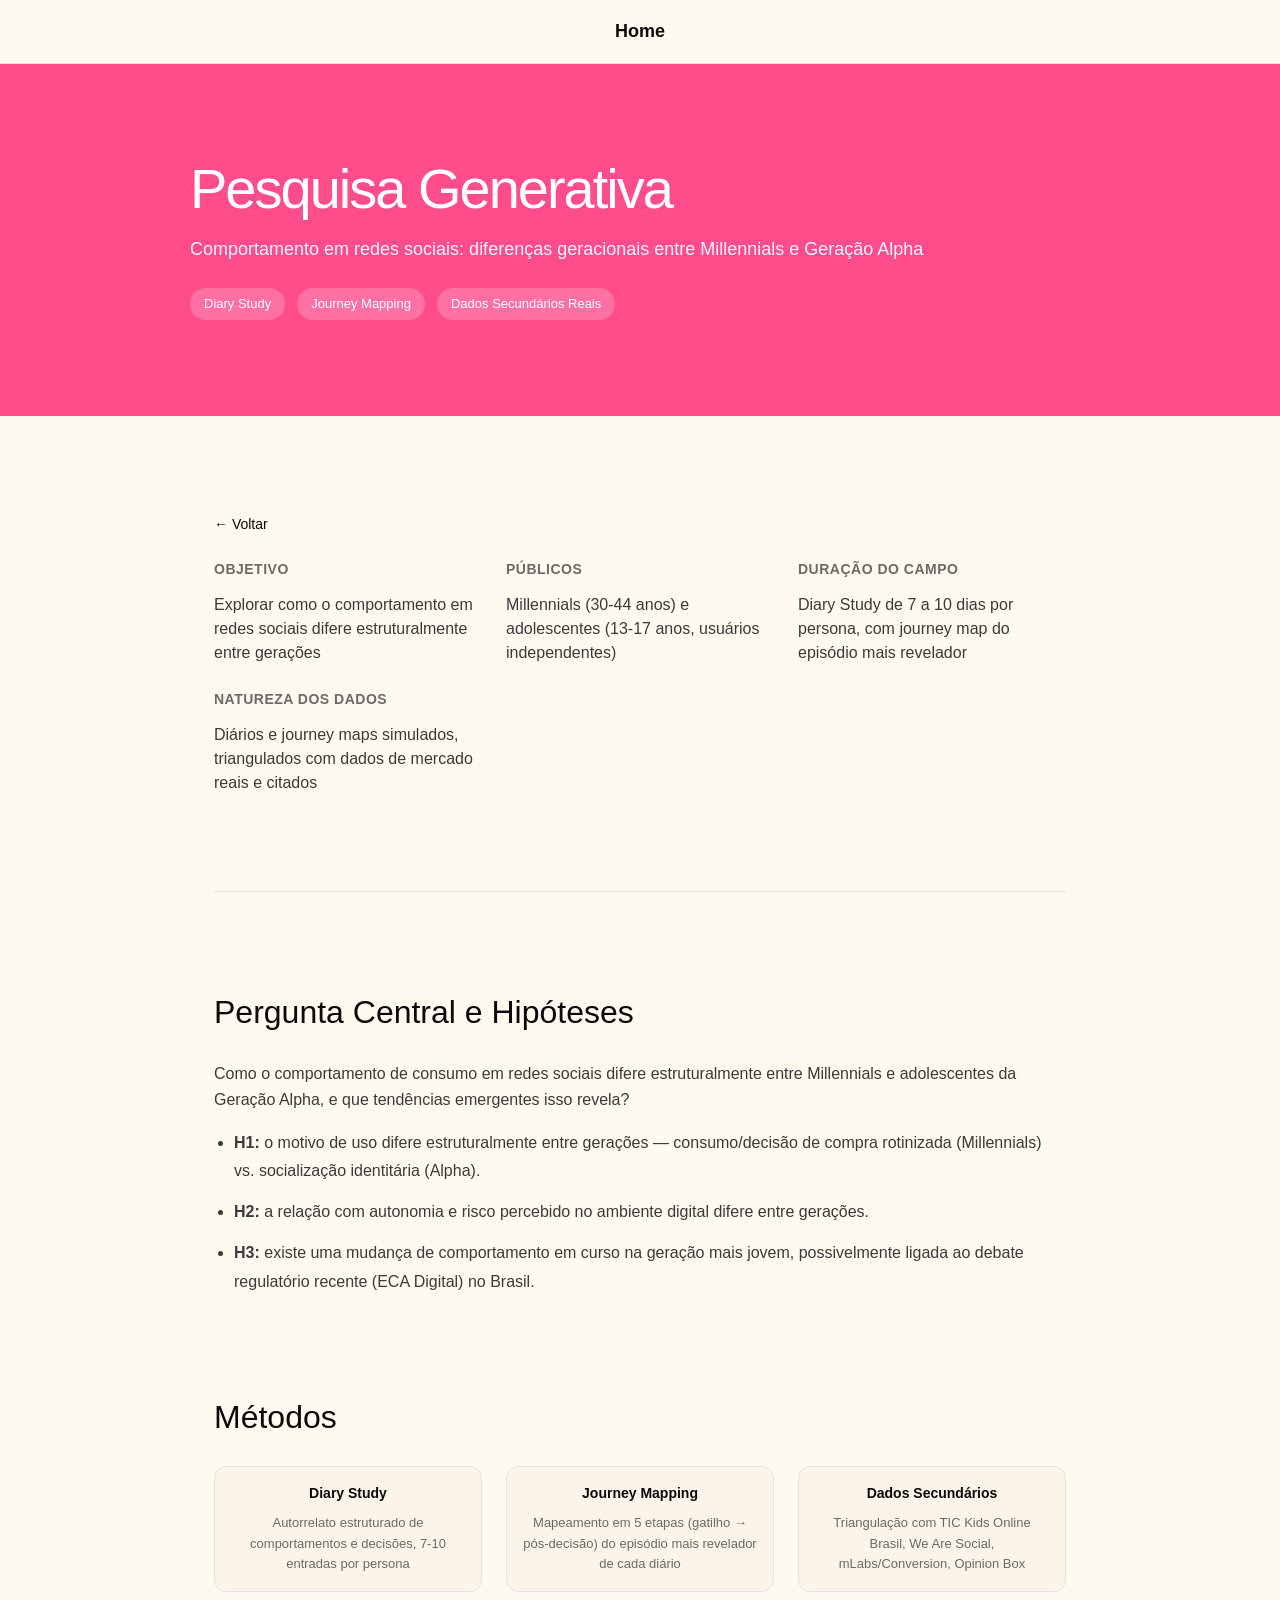
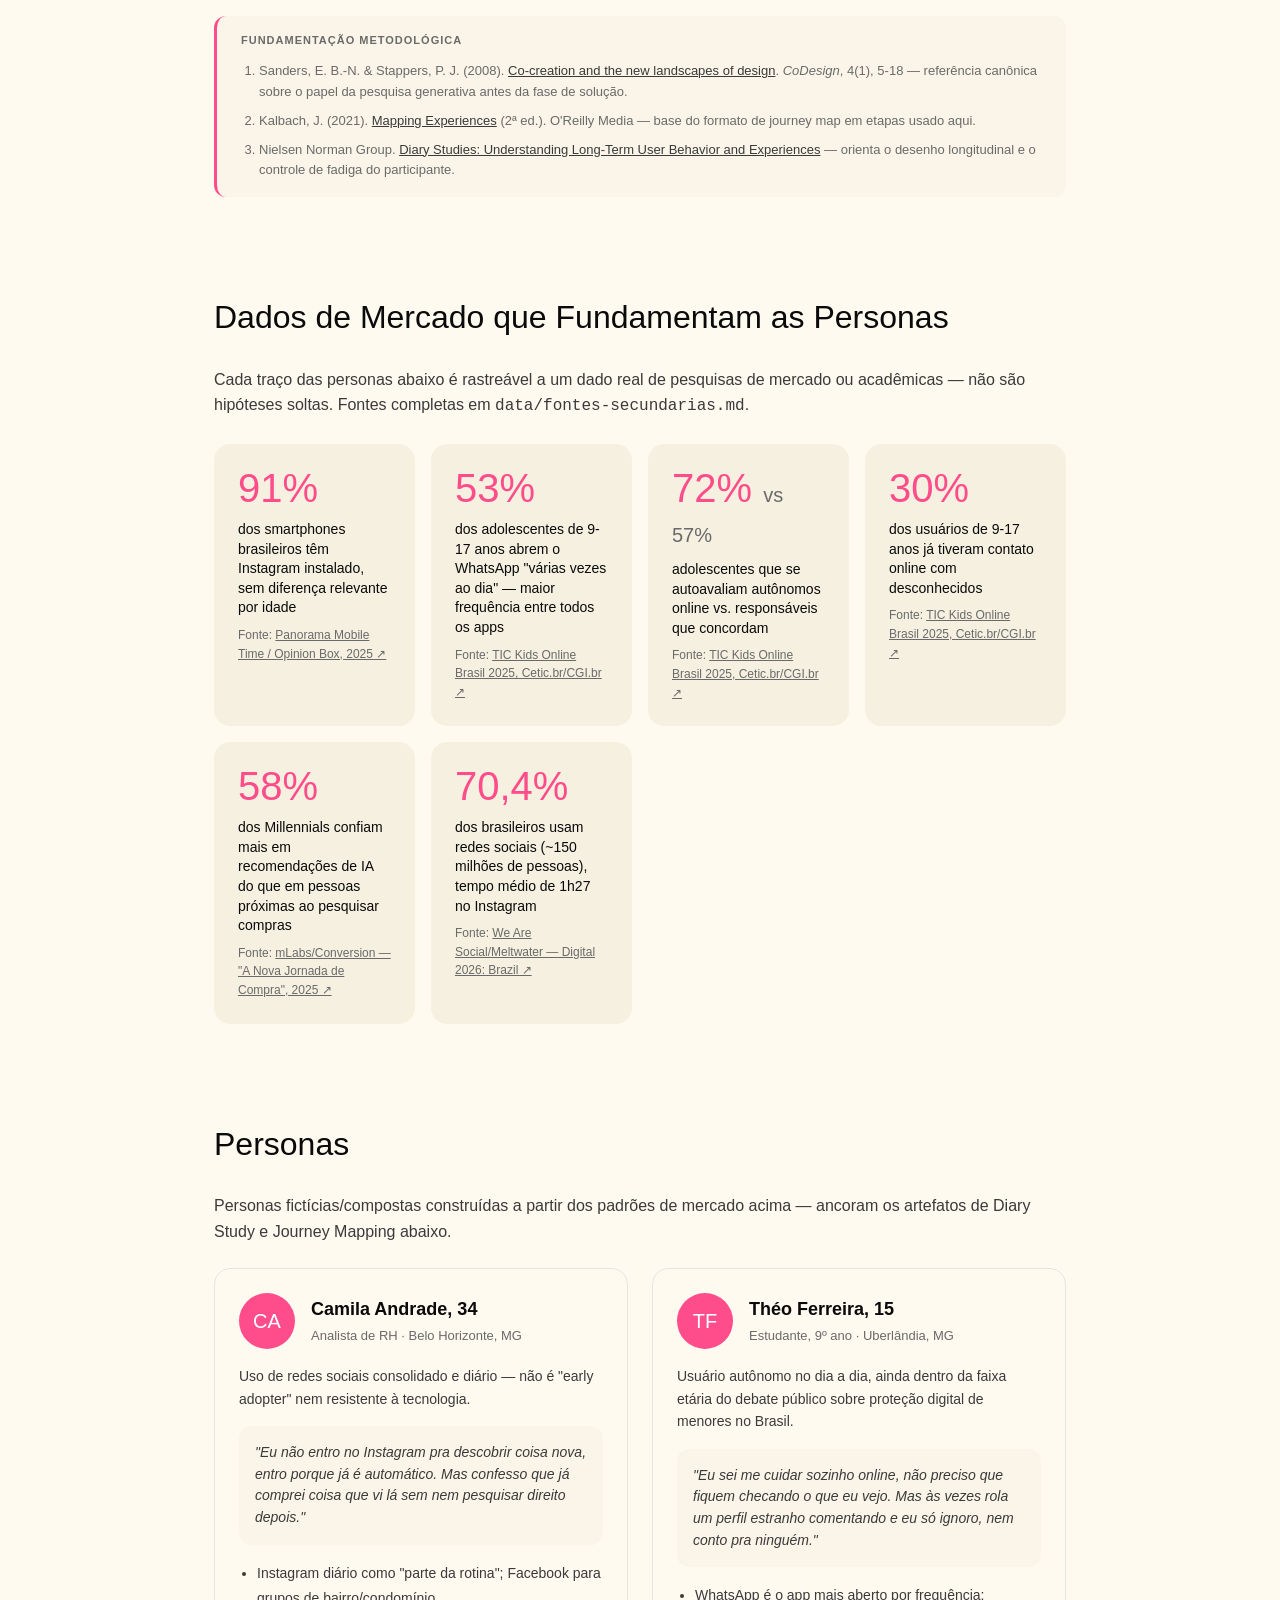
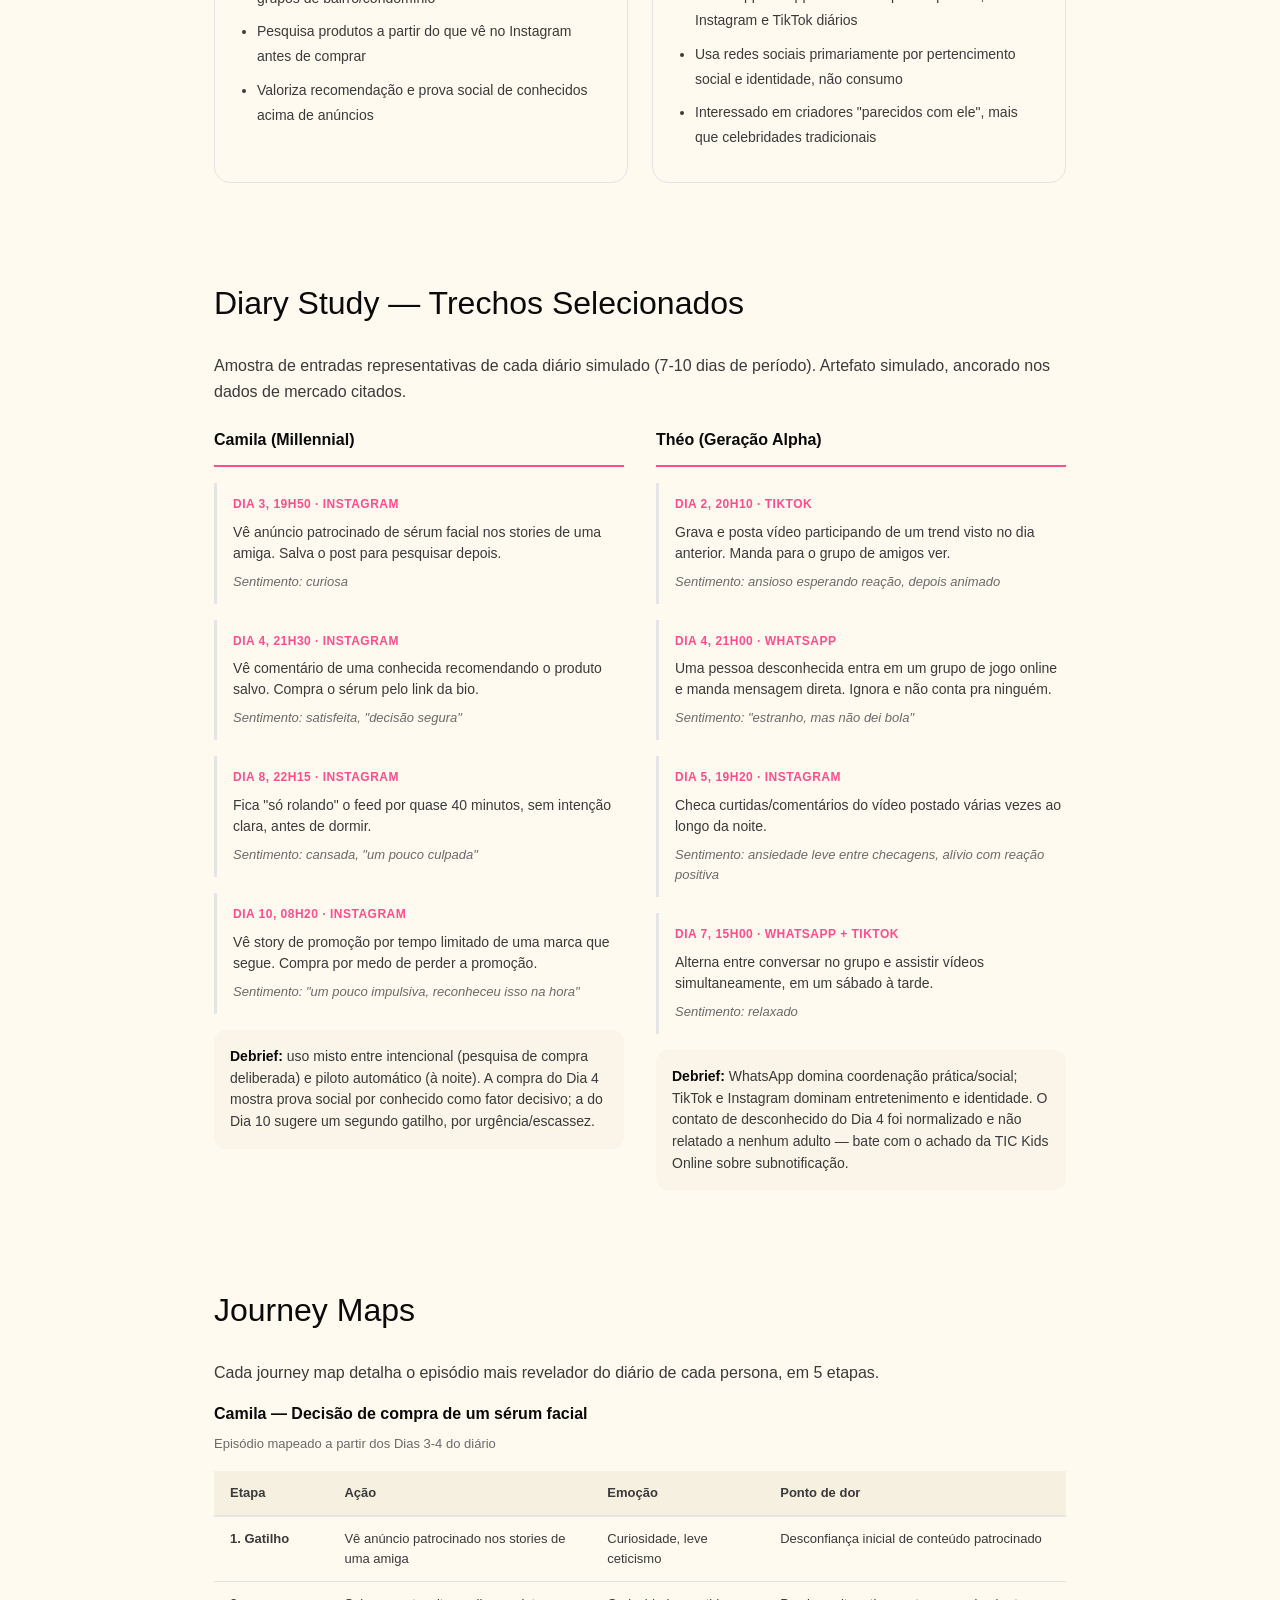
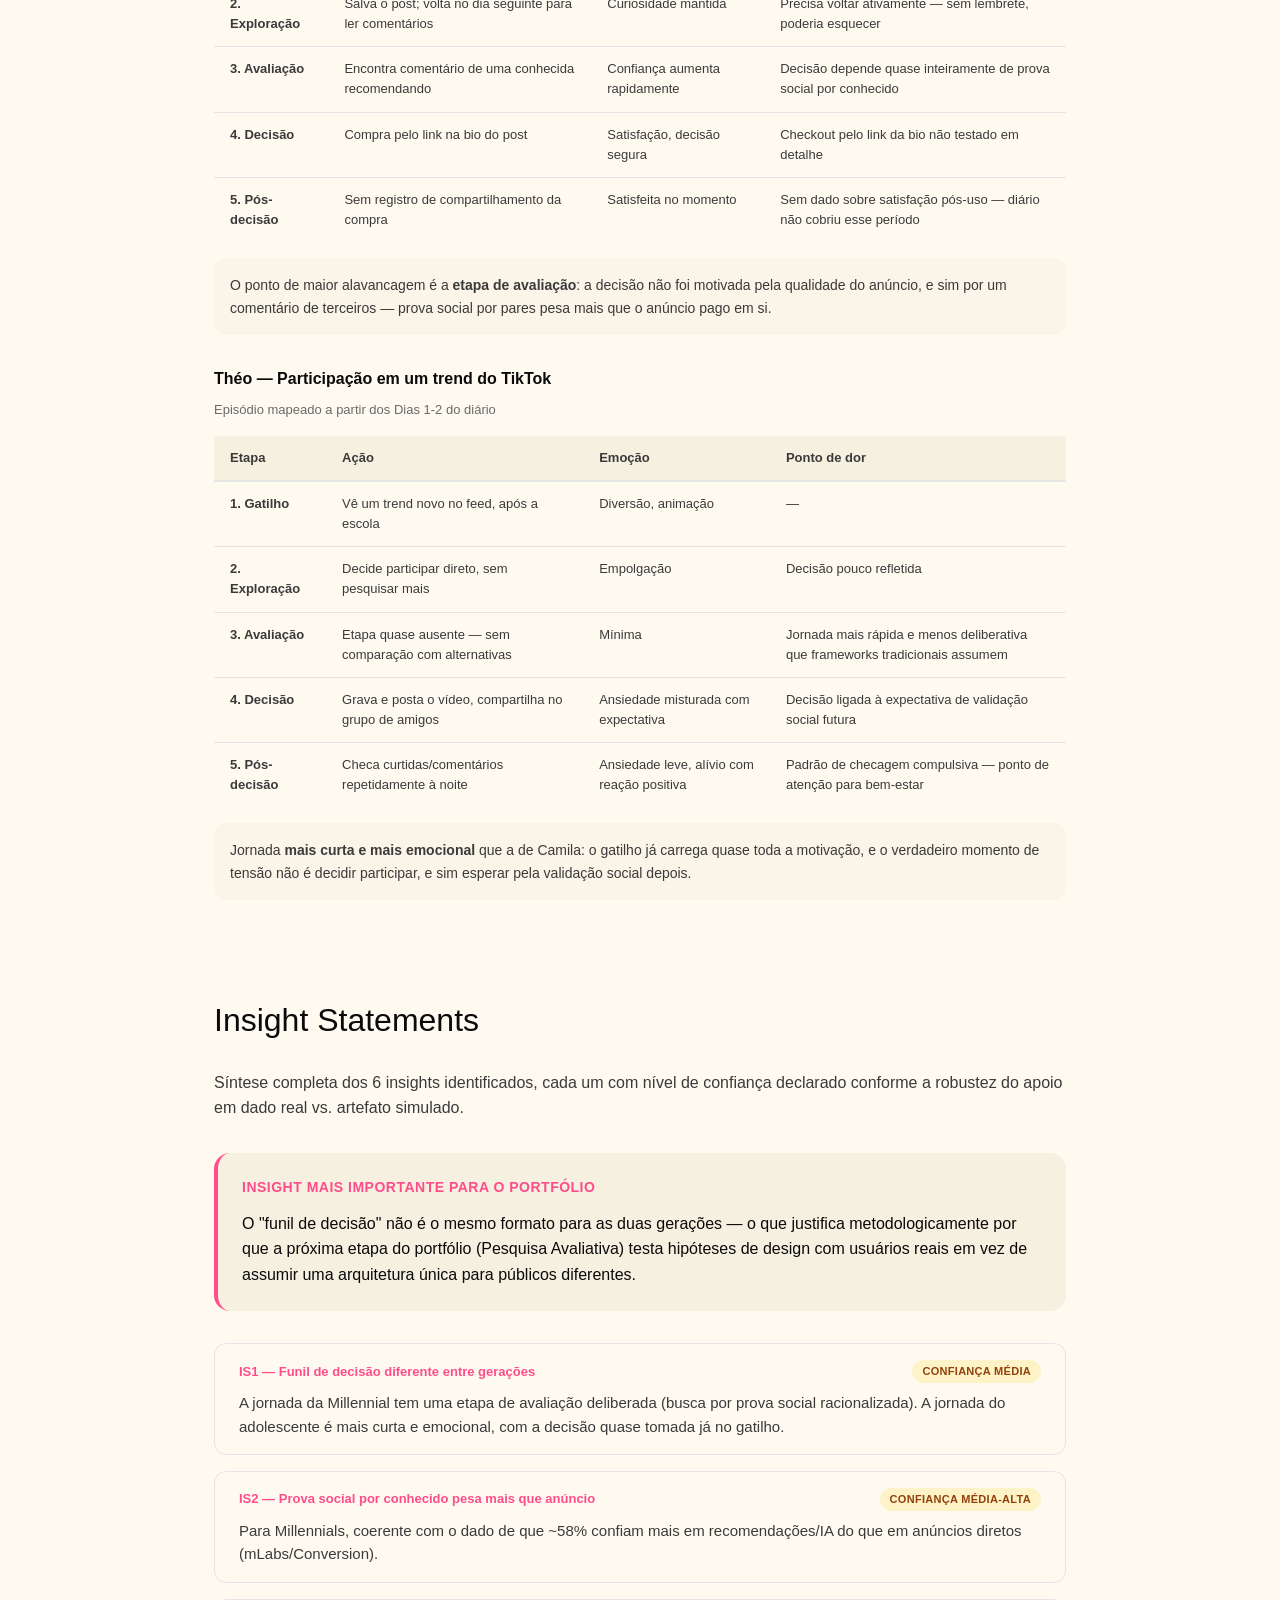
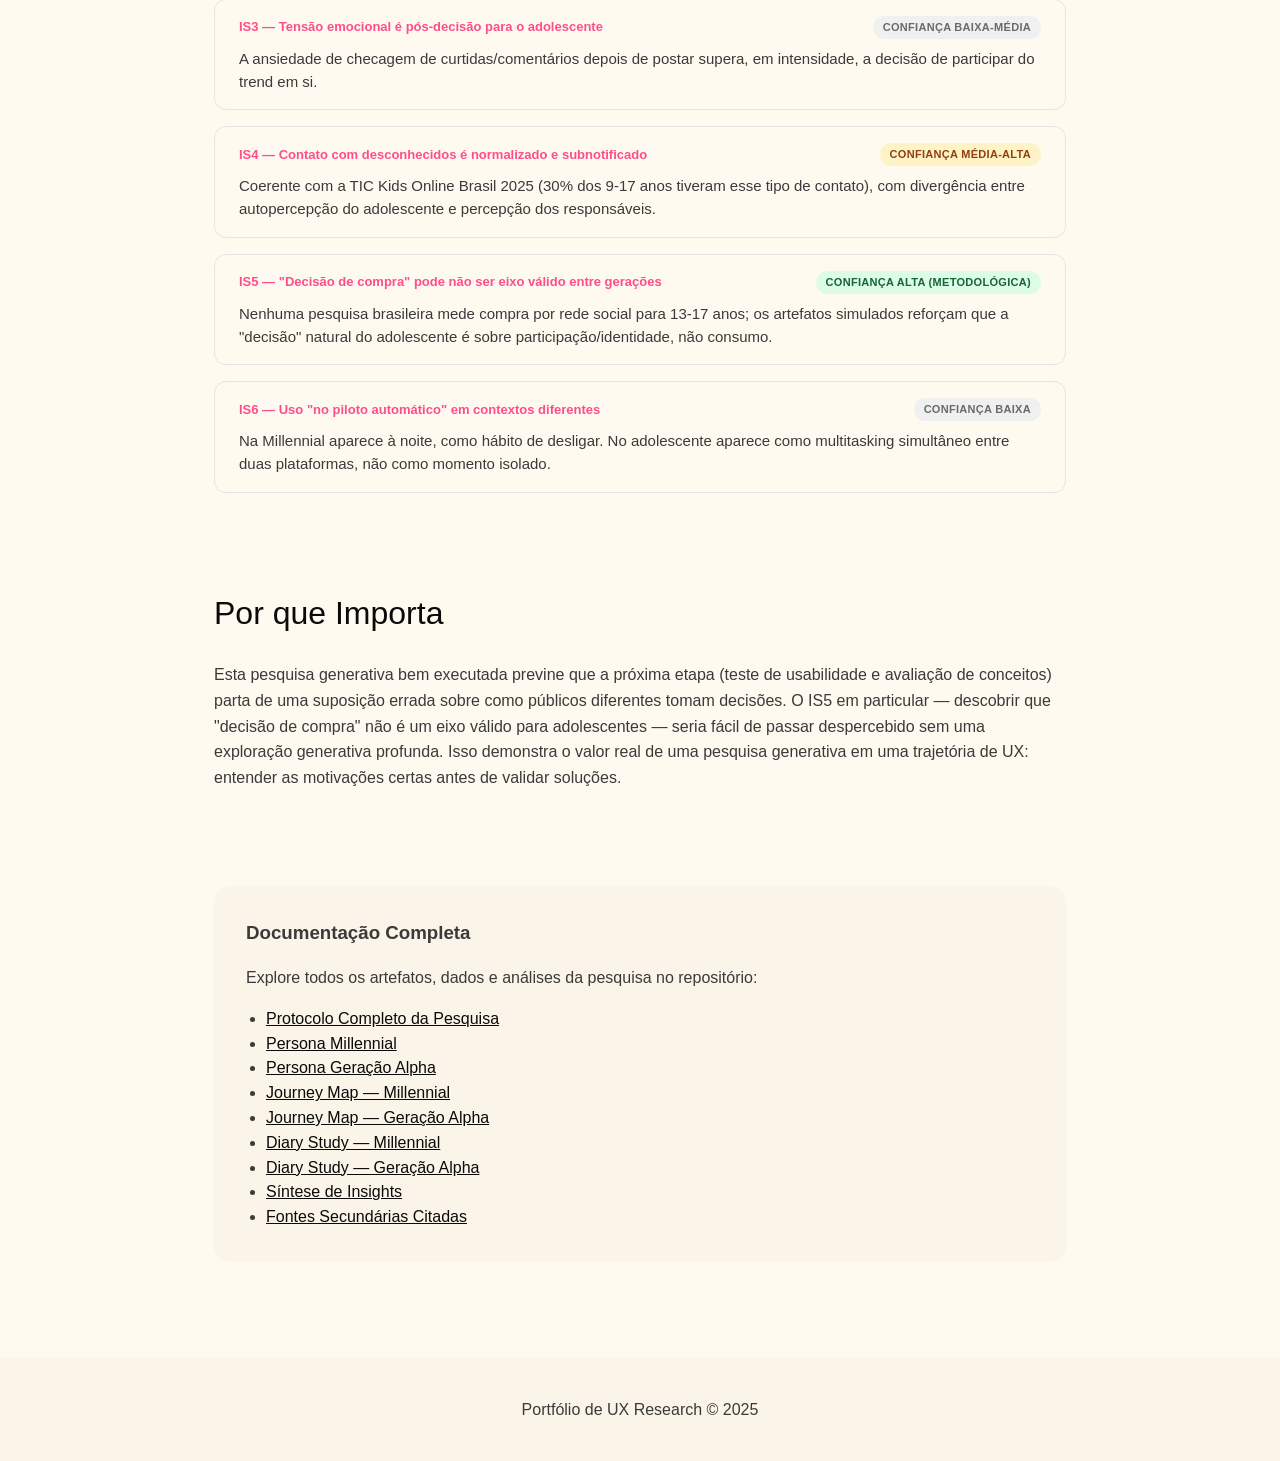
<file: case-01-generativa.html>
<!doctype html>
<html lang="pt-BR">
<head>
  <meta charset="UTF-8">
  <meta name="viewport" content="width=device-width, initial-scale=1">
  <title>Pesquisa Generativa — Comportamento em Redes Sociais</title>
  <link rel="stylesheet" href="design-system/tokens.css">
  <style>
    .top-nav {
      position: sticky;
      top: 0;
      background: var(--color-canvas);
      border-bottom: 1px solid var(--color-hairline);
      z-index: 100;
    }
    .top-nav .container {
      display: flex;
      align-items: center;
      justify-content: space-between;
      padding: 0 var(--space-lg);
      height: 64px;
    }
    .top-nav .logo {
      font-family: var(--font-display);
      font-size: 18px;
      font-weight: 600;
      color: var(--color-ink);
      text-decoration: none;
    }

    /* Hero section */
    .hero-case {
      background: var(--color-brand-pink);
      color: var(--color-on-primary);
      padding: var(--space-section) var(--space-lg);
    }
    .hero-case .container {
      max-width: 900px;
      margin: 0 auto;
    }
    .hero-case h1 {
      margin: 0 0 var(--space-md) 0;
      color: var(--color-on-primary);
    }
    .hero-case p {
      font-size: 18px;
      line-height: 1.6;
      margin: 0;
      opacity: 0.95;
    }
    .hero-tags {
      display: flex;
      flex-wrap: wrap;
      gap: var(--space-sm);
      margin-top: var(--space-lg);
    }
    .hero-tag {
      display: inline-flex;
      padding: 6px 14px;
      border-radius: var(--radius-pill);
      background: rgba(255,255,255,0.2);
      color: var(--color-on-primary);
      font-size: 13px;
      font-weight: 500;
    }

    /* Content section */
    .case-content {
      max-width: 900px;
      margin: 0 auto;
      padding: var(--space-section) var(--space-lg);
      background: var(--color-canvas);
    }

    /* Overview grid */
    .overview-grid {
      display: grid;
      grid-template-columns: repeat(auto-fit, minmax(200px, 1fr));
      gap: var(--space-lg);
      margin-bottom: var(--space-section);
      padding-bottom: var(--space-section);
      border-bottom: 1px solid var(--color-hairline);
    }
    .overview-item h3 {
      margin: 0 0 var(--space-sm) 0;
      font-size: 14px;
      font-weight: 600;
      text-transform: uppercase;
      letter-spacing: 0.5px;
      color: var(--color-muted);
    }
    .overview-item p {
      margin: 0;
      font-size: 16px;
      color: var(--color-body);
      line-height: 1.5;
    }

    /* Section styling */
    .case-section {
      margin-bottom: var(--space-section);
    }
    .case-section h2 {
      margin: 0 0 var(--space-lg) 0;
      font-size: 32px;
      font-weight: 500;
      color: var(--color-ink);
    }
    .case-section h3 {
      margin: var(--space-lg) 0 var(--space-sm) 0;
      font-size: 18px;
      font-weight: 600;
      color: var(--color-ink);
    }
    .case-section p {
      margin: 0 0 var(--space-md) 0;
      font-size: 16px;
      line-height: 1.6;
      color: var(--color-body);
    }
    .case-section ul, .case-section ol {
      margin: 0 0 var(--space-lg) 0;
      padding-left: 20px;
      color: var(--color-body);
      line-height: 1.8;
    }
    .case-section li {
      margin-bottom: var(--space-sm);
    }
    .section-intro {
      color: var(--color-muted);
      font-size: 15px;
      margin-bottom: var(--space-lg);
    }

    /* Highlight card */
    .highlight-card {
      background: var(--color-surface-card);
      border-left: 4px solid var(--color-brand-pink);
      border-radius: var(--radius-lg);
      padding: var(--space-lg);
      margin: var(--space-xl) 0;
    }
    .highlight-card h4 {
      margin: 0 0 var(--space-sm) 0;
      font-size: 14px;
      font-weight: 600;
      text-transform: uppercase;
      letter-spacing: 0.5px;
      color: var(--color-brand-pink);
    }
    .highlight-card p {
      margin: 0;
      font-size: 16px;
      color: var(--color-ink);
      font-weight: 500;
      line-height: 1.6;
    }

    /* Methods grid */
    .methods-grid {
      display: grid;
      grid-template-columns: repeat(auto-fit, minmax(220px, 1fr));
      gap: var(--space-lg);
      margin: var(--space-lg) 0;
    }
    .method-badge {
      background: var(--color-surface-soft);
      border: 1px solid var(--color-hairline);
      border-radius: var(--radius-md);
      padding: var(--space-md);
      text-align: center;
    }
    .method-badge strong {
      display: block;
      font-size: 14px;
      font-weight: 600;
      color: var(--color-ink);
      margin-bottom: var(--space-xs);
    }
    .method-badge p {
      margin: 0;
      font-size: 13px;
      color: var(--color-muted);
    }

    /* Referências metodológicas */
    .method-refs {
      background: var(--color-surface-soft);
      border-left: 3px solid var(--color-brand-pink);
      border-radius: var(--radius-md);
      padding: var(--space-md) var(--space-lg);
      margin-top: var(--space-lg);
    }
    .method-refs h4 {
      margin: 0 0 var(--space-sm) 0;
      font-size: 11px;
      font-weight: 600;
      text-transform: uppercase;
      letter-spacing: 1px;
      color: var(--color-muted);
    }
    .method-refs ol {
      margin: 0;
      padding-left: 18px;
      font-size: 13px;
      color: var(--color-muted);
      line-height: 1.6;
    }
    .method-refs li {
      margin-bottom: var(--space-xs);
    }
    .method-refs li:last-child {
      margin-bottom: 0;
    }
    .method-refs a {
      color: var(--color-body);
      text-decoration: underline;
    }
    .method-refs a:hover {
      color: var(--color-brand-pink);
    }

    /* Stats grid (dados de mercado) */
    .stats-grid {
      display: grid;
      grid-template-columns: repeat(auto-fit, minmax(200px, 1fr));
      gap: var(--space-md);
      margin: var(--space-lg) 0;
    }
    .stat-card {
      background: var(--color-surface-card);
      border-radius: var(--radius-lg);
      padding: var(--space-lg);
    }
    .stat-number {
      font-family: var(--font-display);
      font-size: 40px;
      font-weight: 500;
      color: var(--color-brand-pink);
      line-height: 1;
      margin-bottom: var(--space-sm);
    }
    .stat-label {
      font-size: 14px;
      color: var(--color-ink);
      font-weight: 500;
      line-height: 1.4;
      margin-bottom: var(--space-xs);
    }
    .stat-source {
      font-size: 12px;
      color: var(--color-muted);
    }
    .stat-source a {
      color: var(--color-muted);
      text-decoration: underline;
    }
    .stat-source a:hover {
      color: var(--color-brand-pink);
    }

    /* Persona cards */
    .persona-grid {
      display: grid;
      grid-template-columns: repeat(auto-fit, minmax(320px, 1fr));
      gap: var(--space-lg);
      margin: var(--space-lg) 0;
    }
    .persona-card {
      border: 1px solid var(--color-hairline);
      border-radius: var(--radius-lg);
      padding: var(--space-lg);
      background: var(--color-canvas);
    }
    .persona-header {
      display: flex;
      align-items: center;
      gap: var(--space-md);
      margin-bottom: var(--space-md);
    }
    .persona-avatar {
      width: 56px;
      height: 56px;
      border-radius: var(--radius-full);
      background: var(--color-brand-pink);
      color: var(--color-on-primary);
      display: flex;
      align-items: center;
      justify-content: center;
      font-family: var(--font-display);
      font-size: 20px;
      font-weight: 500;
      flex-shrink: 0;
    }
    .persona-header h3 {
      margin: 0;
      font-size: 18px;
      font-weight: 600;
      color: var(--color-ink);
    }
    .persona-header span {
      display: block;
      font-size: 13px;
      color: var(--color-muted);
      margin-top: 2px;
    }
    .persona-quote {
      background: var(--color-surface-soft);
      border-radius: var(--radius-md);
      padding: var(--space-md);
      font-size: 14px;
      font-style: italic;
      color: var(--color-body);
      margin: var(--space-md) 0;
    }
    .persona-card ul {
      margin: 0;
      padding-left: 18px;
      font-size: 14px;
    }
    .persona-card li {
      margin-bottom: var(--space-xs);
    }

    /* Diary study entries */
    .diary-columns {
      display: grid;
      grid-template-columns: repeat(auto-fit, minmax(320px, 1fr));
      gap: var(--space-xl);
      margin: var(--space-lg) 0;
    }
    .diary-column h4 {
      font-size: 16px;
      font-weight: 600;
      color: var(--color-ink);
      margin: 0 0 var(--space-md) 0;
      padding-bottom: var(--space-sm);
      border-bottom: 2px solid var(--color-brand-pink);
    }
    .diary-entry {
      border-left: 3px solid var(--color-hairline);
      padding: var(--space-sm) 0 var(--space-sm) var(--space-md);
      margin-bottom: var(--space-md);
    }
    .diary-entry-meta {
      font-size: 12px;
      font-weight: 600;
      text-transform: uppercase;
      letter-spacing: 0.5px;
      color: var(--color-brand-pink);
      margin-bottom: var(--space-xs);
    }
    .diary-entry p {
      margin: 0 0 var(--space-xs) 0;
      font-size: 14px;
      color: var(--color-body);
      line-height: 1.5;
    }
    .diary-entry .sentimento {
      font-size: 13px;
      color: var(--color-muted);
      font-style: italic;
    }
    .diary-debrief {
      background: var(--color-surface-soft);
      border-radius: var(--radius-md);
      padding: var(--space-md);
      margin-top: var(--space-md);
      font-size: 14px;
      color: var(--color-body);
    }
    .diary-debrief strong {
      color: var(--color-ink);
    }

    /* Journey map table */
    .journey-map-block {
      margin-bottom: var(--space-xl);
    }
    .journey-map-block h4 {
      font-size: 16px;
      font-weight: 600;
      color: var(--color-ink);
      margin: 0 0 var(--space-xs) 0;
    }
    .journey-map-block .episodio {
      font-size: 13px;
      color: var(--color-muted);
      margin-bottom: var(--space-md);
    }
    .journey-table {
      width: 100%;
      border-collapse: collapse;
      font-size: 13px;
      margin-bottom: var(--space-md);
    }
    .journey-table th {
      text-align: left;
      background: var(--color-surface-card);
      padding: var(--space-sm) var(--space-md);
      font-weight: 600;
      border-bottom: 2px solid var(--color-hairline);
      white-space: nowrap;
    }
    .journey-table td {
      padding: var(--space-sm) var(--space-md);
      border-bottom: 1px solid var(--color-hairline);
      vertical-align: top;
    }
    .journey-table tr:last-child td {
      border-bottom: none;
    }
    .journey-reading {
      font-size: 14px;
      color: var(--color-body);
      line-height: 1.6;
      background: var(--color-surface-soft);
      border-radius: var(--radius-md);
      padding: var(--space-md);
    }

    /* Insight statements */
    .insight-list {
      display: flex;
      flex-direction: column;
      gap: var(--space-md);
      margin: var(--space-lg) 0;
    }
    .insight-item {
      border: 1px solid var(--color-hairline);
      border-radius: var(--radius-md);
      padding: var(--space-md) var(--space-lg);
    }
    .insight-item-header {
      display: flex;
      align-items: center;
      justify-content: space-between;
      gap: var(--space-md);
      margin-bottom: var(--space-xs);
    }
    .insight-code {
      font-family: var(--font-display);
      font-size: 13px;
      font-weight: 600;
      color: var(--color-brand-pink);
    }
    .confidence-badge {
      display: inline-flex;
      padding: 3px 10px;
      border-radius: var(--radius-pill);
      font-size: 11px;
      font-weight: 600;
      text-transform: uppercase;
      letter-spacing: 0.3px;
      white-space: nowrap;
    }
    .confidence-alta { background: #dcfce7; color: #166534; }
    .confidence-media { background: #fef3c7; color: #92400e; }
    .confidence-baixa { background: #f0f0f0; color: var(--color-muted); }
    .insight-item p {
      margin: 0;
      font-size: 15px;
      color: var(--color-body);
      line-height: 1.55;
    }
    .insight-item p strong {
      color: var(--color-ink);
    }

    /* Links section */
    .documentation-links {
      background: var(--color-surface-soft);
      border-radius: var(--radius-lg);
      padding: var(--space-xl);
      margin-top: var(--space-section);
    }
    .documentation-links h3 {
      margin-top: 0;
    }
    .documentation-links ul {
      margin: 0;
      padding-left: 20px;
    }
    .documentation-links a {
      color: var(--color-ink);
      text-decoration: underline;
    }
    .documentation-links a:hover {
      color: var(--color-brand-pink);
    }

    /* Back button */
    .back-button {
      display: inline-flex;
      align-items: center;
      gap: var(--space-xs);
      text-decoration: none;
      color: var(--color-ink);
      font-size: 14px;
      margin-bottom: var(--space-lg);
    }
    .back-button:hover {
      color: var(--color-brand-pink);
    }

    /* Footer */
    .footer {
      background: var(--color-surface-soft);
      text-align: center;
      padding: var(--space-lg);
      color: var(--color-body);
    }

    @media (max-width: 768px) {
      .hero-case h1 { font-size: 28px; }
      .case-section h2 { font-size: 24px; }
      .overview-grid { grid-template-columns: 1fr; }
      .journey-table { font-size: 12px; }
      .journey-table th, .journey-table td { padding: var(--space-xs) var(--space-sm); }
    }
  </style>
</head>
<body>
  <!-- Navigation -->
  <nav class="top-nav">
    <div class="container">
      <a href="index.html" class="logo">Home</a>
    </div>
  </nav>

  <!-- Hero -->
  <section class="hero-case">
    <div class="container">
      <h1 class="display-lg">Pesquisa Generativa</h1>
      <p>Comportamento em redes sociais: diferenças geracionais entre Millennials e Geração Alpha</p>
      <div class="hero-tags">
        <span class="hero-tag">Diary Study</span>
        <span class="hero-tag">Journey Mapping</span>
        <span class="hero-tag">Dados Secundários Reais</span>
      </div>
    </div>
  </section>

  <!-- Content -->
  <div class="case-content">
    <div class="container">
      <a href="index.html" class="back-button">← Voltar</a>

      <!-- Overview -->
      <div class="overview-grid">
        <div class="overview-item">
          <h3>Objetivo</h3>
          <p>Explorar como o comportamento em redes sociais difere estruturalmente entre gerações</p>
        </div>
        <div class="overview-item">
          <h3>Públicos</h3>
          <p>Millennials (30-44 anos) e adolescentes (13-17 anos, usuários independentes)</p>
        </div>
        <div class="overview-item">
          <h3>Duração do campo</h3>
          <p>Diary Study de 7 a 10 dias por persona, com journey map do episódio mais revelador</p>
        </div>
        <div class="overview-item">
          <h3>Natureza dos dados</h3>
          <p>Diários e journey maps simulados, triangulados com dados de mercado reais e citados</p>
        </div>
      </div>

      <!-- Pergunta de Pesquisa -->
      <section class="case-section">
        <h2>Pergunta Central e Hipóteses</h2>
        <p>Como o comportamento de consumo em redes sociais difere estruturalmente entre Millennials e adolescentes da Geração Alpha, e que tendências emergentes isso revela?</p>
        <ul>
          <li><strong>H1:</strong> o motivo de uso difere estruturalmente entre gerações — consumo/decisão de compra rotinizada (Millennials) vs. socialização identitária (Alpha).</li>
          <li><strong>H2:</strong> a relação com autonomia e risco percebido no ambiente digital difere entre gerações.</li>
          <li><strong>H3:</strong> existe uma mudança de comportamento em curso na geração mais jovem, possivelmente ligada ao debate regulatório recente (ECA Digital) no Brasil.</li>
        </ul>
      </section>

      <!-- Métodos -->
      <section class="case-section">
        <h2>Métodos</h2>
        <div class="methods-grid">
          <div class="method-badge">
            <strong>Diary Study</strong>
            <p>Autorrelato estruturado de comportamentos e decisões, 7-10 entradas por persona</p>
          </div>
          <div class="method-badge">
            <strong>Journey Mapping</strong>
            <p>Mapeamento em 5 etapas (gatilho → pós-decisão) do episódio mais revelador de cada diário</p>
          </div>
          <div class="method-badge">
            <strong>Dados Secundários</strong>
            <p>Triangulação com TIC Kids Online Brasil, We Are Social, mLabs/Conversion, Opinion Box</p>
          </div>
        </div>
        <div class="method-refs">
          <h4>Fundamentação metodológica</h4>
          <ol>
            <li>Sanders, E. B.-N. &amp; Stappers, P. J. (2008). <a href="https://www.tandfonline.com/doi/abs/10.1080/15710880701875068" target="_blank" rel="noopener">Co-creation and the new landscapes of design</a>. <em>CoDesign</em>, 4(1), 5-18 — referência canônica sobre o papel da pesquisa generativa antes da fase de solução.</li>
            <li>Kalbach, J. (2021). <a href="https://experiencinginformation.com/mapping-experiences/" target="_blank" rel="noopener">Mapping Experiences</a> (2ª ed.). O'Reilly Media — base do formato de journey map em etapas usado aqui.</li>
            <li>Nielsen Norman Group. <a href="https://www.nngroup.com/articles/diary-studies/" target="_blank" rel="noopener">Diary Studies: Understanding Long-Term User Behavior and Experiences</a> — orienta o desenho longitudinal e o controle de fadiga do participante.</li>
          </ol>
        </div>
      </section>

      <!-- Dados de mercado -->
      <section class="case-section">
        <h2>Dados de Mercado que Fundamentam as Personas</h2>
        <p class="section-intro">Cada traço das personas abaixo é rastreável a um dado real de pesquisas de mercado ou acadêmicas — não são hipóteses soltas. Fontes completas em <code>data/fontes-secundarias.md</code>.</p>
        <div class="stats-grid">
          <div class="stat-card">
            <div class="stat-number">91%</div>
            <div class="stat-label">dos smartphones brasileiros têm Instagram instalado, sem diferença relevante por idade</div>
            <div class="stat-source">Fonte: <a href="https://www.mobiletime.com.br/pesquisas/uso-de-apps-no-brasil-abril-de-2025/" target="_blank" rel="noopener">Panorama Mobile Time / Opinion Box, 2025 ↗</a></div>
          </div>
          <div class="stat-card">
            <div class="stat-number">53%</div>
            <div class="stat-label">dos adolescentes de 9-17 anos abrem o WhatsApp "várias vezes ao dia" — maior frequência entre todos os apps</div>
            <div class="stat-source">Fonte: <a href="https://cetic.br/pt/publicacao/pesquisa-sobre-o-uso-da-internet-por-criancas-e-adolescentes-no-brasil-tic-kids-online-brasil-2025/" target="_blank" rel="noopener">TIC Kids Online Brasil 2025, Cetic.br/CGI.br ↗</a></div>
          </div>
          <div class="stat-card">
            <div class="stat-number">72% <span style="font-size:20px;color:var(--color-muted);">vs 57%</span></div>
            <div class="stat-label">adolescentes que se autoavaliam autônomos online vs. responsáveis que concordam</div>
            <div class="stat-source">Fonte: <a href="https://cetic.br/pt/publicacao/pesquisa-sobre-o-uso-da-internet-por-criancas-e-adolescentes-no-brasil-tic-kids-online-brasil-2025/" target="_blank" rel="noopener">TIC Kids Online Brasil 2025, Cetic.br/CGI.br ↗</a></div>
          </div>
          <div class="stat-card">
            <div class="stat-number">30%</div>
            <div class="stat-label">dos usuários de 9-17 anos já tiveram contato online com desconhecidos</div>
            <div class="stat-source">Fonte: <a href="https://cetic.br/pt/publicacao/pesquisa-sobre-o-uso-da-internet-por-criancas-e-adolescentes-no-brasil-tic-kids-online-brasil-2025/" target="_blank" rel="noopener">TIC Kids Online Brasil 2025, Cetic.br/CGI.br ↗</a></div>
          </div>
          <div class="stat-card">
            <div class="stat-number">58%</div>
            <div class="stat-label">dos Millennials confiam mais em recomendações de IA do que em pessoas próximas ao pesquisar compras</div>
            <div class="stat-source">Fonte: <a href="https://www.mlabs.com.br/blog/nova-jornada-de-compra" target="_blank" rel="noopener">mLabs/Conversion — "A Nova Jornada de Compra", 2025 ↗</a></div>
          </div>
          <div class="stat-card">
            <div class="stat-number">70,4%</div>
            <div class="stat-label">dos brasileiros usam redes sociais (~150 milhões de pessoas), tempo médio de 1h27 no Instagram</div>
            <div class="stat-source">Fonte: <a href="https://datareportal.com/reports/digital-2026-brazil" target="_blank" rel="noopener">We Are Social/Meltwater — Digital 2026: Brazil ↗</a></div>
          </div>
        </div>
      </section>

      <!-- Personas -->
      <section class="case-section">
        <h2>Personas</h2>
        <p class="section-intro">Personas fictícias/compostas construídas a partir dos padrões de mercado acima — ancoram os artefatos de Diary Study e Journey Mapping abaixo.</p>
        <div class="persona-grid">
          <div class="persona-card">
            <div class="persona-header">
              <div class="persona-avatar">CA</div>
              <div>
                <h3>Camila Andrade, 34</h3>
                <span>Analista de RH · Belo Horizonte, MG</span>
              </div>
            </div>
            <p style="font-size:14px;">Uso de redes sociais consolidado e diário — não é "early adopter" nem resistente à tecnologia.</p>
            <div class="persona-quote">"Eu não entro no Instagram pra descobrir coisa nova, entro porque já é automático. Mas confesso que já comprei coisa que vi lá sem nem pesquisar direito depois."</div>
            <ul>
              <li>Instagram diário como "parte da rotina"; Facebook para grupos de bairro/condomínio</li>
              <li>Pesquisa produtos a partir do que vê no Instagram antes de comprar</li>
              <li>Valoriza recomendação e prova social de conhecidos acima de anúncios</li>
            </ul>
          </div>
          <div class="persona-card">
            <div class="persona-header">
              <div class="persona-avatar">TF</div>
              <div>
                <h3>Théo Ferreira, 15</h3>
                <span>Estudante, 9º ano · Uberlândia, MG</span>
              </div>
            </div>
            <p style="font-size:14px;">Usuário autônomo no dia a dia, ainda dentro da faixa etária do debate público sobre proteção digital de menores no Brasil.</p>
            <div class="persona-quote">"Eu sei me cuidar sozinho online, não preciso que fiquem checando o que eu vejo. Mas às vezes rola um perfil estranho comentando e eu só ignoro, nem conto pra ninguém."</div>
            <ul>
              <li>WhatsApp é o app mais aberto por frequência; Instagram e TikTok diários</li>
              <li>Usa redes sociais primariamente por pertencimento social e identidade, não consumo</li>
              <li>Interessado em criadores "parecidos com ele", mais que celebridades tradicionais</li>
            </ul>
          </div>
        </div>
      </section>

      <!-- Diary Study -->
      <section class="case-section">
        <h2>Diary Study — Trechos Selecionados</h2>
        <p class="section-intro">Amostra de entradas representativas de cada diário simulado (7-10 dias de período). Artefato simulado, ancorado nos dados de mercado citados.</p>
        <div class="diary-columns">
          <div class="diary-column">
            <h4>Camila (Millennial)</h4>
            <div class="diary-entry">
              <div class="diary-entry-meta">Dia 3, 19h50 · Instagram</div>
              <p>Vê anúncio patrocinado de sérum facial nos stories de uma amiga. Salva o post para pesquisar depois.</p>
              <div class="sentimento">Sentimento: curiosa</div>
            </div>
            <div class="diary-entry">
              <div class="diary-entry-meta">Dia 4, 21h30 · Instagram</div>
              <p>Vê comentário de uma conhecida recomendando o produto salvo. Compra o sérum pelo link da bio.</p>
              <div class="sentimento">Sentimento: satisfeita, "decisão segura"</div>
            </div>
            <div class="diary-entry">
              <div class="diary-entry-meta">Dia 8, 22h15 · Instagram</div>
              <p>Fica "só rolando" o feed por quase 40 minutos, sem intenção clara, antes de dormir.</p>
              <div class="sentimento">Sentimento: cansada, "um pouco culpada"</div>
            </div>
            <div class="diary-entry">
              <div class="diary-entry-meta">Dia 10, 08h20 · Instagram</div>
              <p>Vê story de promoção por tempo limitado de uma marca que segue. Compra por medo de perder a promoção.</p>
              <div class="sentimento">Sentimento: "um pouco impulsiva, reconheceu isso na hora"</div>
            </div>
            <div class="diary-debrief">
              <strong>Debrief:</strong> uso misto entre intencional (pesquisa de compra deliberada) e piloto automático (à noite). A compra do Dia 4 mostra prova social por conhecido como fator decisivo; a do Dia 10 sugere um segundo gatilho, por urgência/escassez.
            </div>
          </div>
          <div class="diary-column">
            <h4>Théo (Geração Alpha)</h4>
            <div class="diary-entry">
              <div class="diary-entry-meta">Dia 2, 20h10 · TikTok</div>
              <p>Grava e posta vídeo participando de um trend visto no dia anterior. Manda para o grupo de amigos ver.</p>
              <div class="sentimento">Sentimento: ansioso esperando reação, depois animado</div>
            </div>
            <div class="diary-entry">
              <div class="diary-entry-meta">Dia 4, 21h00 · WhatsApp</div>
              <p>Uma pessoa desconhecida entra em um grupo de jogo online e manda mensagem direta. Ignora e não conta pra ninguém.</p>
              <div class="sentimento">Sentimento: "estranho, mas não dei bola"</div>
            </div>
            <div class="diary-entry">
              <div class="diary-entry-meta">Dia 5, 19h20 · Instagram</div>
              <p>Checa curtidas/comentários do vídeo postado várias vezes ao longo da noite.</p>
              <div class="sentimento">Sentimento: ansiedade leve entre checagens, alívio com reação positiva</div>
            </div>
            <div class="diary-entry">
              <div class="diary-entry-meta">Dia 7, 15h00 · WhatsApp + TikTok</div>
              <p>Alterna entre conversar no grupo e assistir vídeos simultaneamente, em um sábado à tarde.</p>
              <div class="sentimento">Sentimento: relaxado</div>
            </div>
            <div class="diary-debrief">
              <strong>Debrief:</strong> WhatsApp domina coordenação prática/social; TikTok e Instagram dominam entretenimento e identidade. O contato de desconhecido do Dia 4 foi normalizado e não relatado a nenhum adulto — bate com o achado da TIC Kids Online sobre subnotificação.
            </div>
          </div>
        </div>
      </section>

      <!-- Journey Maps -->
      <section class="case-section">
        <h2>Journey Maps</h2>
        <p class="section-intro">Cada journey map detalha o episódio mais revelador do diário de cada persona, em 5 etapas.</p>

        <div class="journey-map-block">
          <h4>Camila — Decisão de compra de um sérum facial</h4>
          <div class="episodio">Episódio mapeado a partir dos Dias 3-4 do diário</div>
          <table class="journey-table">
            <thead>
              <tr><th>Etapa</th><th>Ação</th><th>Emoção</th><th>Ponto de dor</th></tr>
            </thead>
            <tbody>
              <tr><td><strong>1. Gatilho</strong></td><td>Vê anúncio patrocinado nos stories de uma amiga</td><td>Curiosidade, leve ceticismo</td><td>Desconfiança inicial de conteúdo patrocinado</td></tr>
              <tr><td><strong>2. Exploração</strong></td><td>Salva o post; volta no dia seguinte para ler comentários</td><td>Curiosidade mantida</td><td>Precisa voltar ativamente — sem lembrete, poderia esquecer</td></tr>
              <tr><td><strong>3. Avaliação</strong></td><td>Encontra comentário de uma conhecida recomendando</td><td>Confiança aumenta rapidamente</td><td>Decisão depende quase inteiramente de prova social por conhecido</td></tr>
              <tr><td><strong>4. Decisão</strong></td><td>Compra pelo link na bio do post</td><td>Satisfação, decisão segura</td><td>Checkout pelo link da bio não testado em detalhe</td></tr>
              <tr><td><strong>5. Pós-decisão</strong></td><td>Sem registro de compartilhamento da compra</td><td>Satisfeita no momento</td><td>Sem dado sobre satisfação pós-uso — diário não cobriu esse período</td></tr>
            </tbody>
          </table>
          <div class="journey-reading">O ponto de maior alavancagem é a <strong>etapa de avaliação</strong>: a decisão não foi motivada pela qualidade do anúncio, e sim por um comentário de terceiros — prova social por pares pesa mais que o anúncio pago em si.</div>
        </div>

        <div class="journey-map-block">
          <h4>Théo — Participação em um trend do TikTok</h4>
          <div class="episodio">Episódio mapeado a partir dos Dias 1-2 do diário</div>
          <table class="journey-table">
            <thead>
              <tr><th>Etapa</th><th>Ação</th><th>Emoção</th><th>Ponto de dor</th></tr>
            </thead>
            <tbody>
              <tr><td><strong>1. Gatilho</strong></td><td>Vê um trend novo no feed, após a escola</td><td>Diversão, animação</td><td>—</td></tr>
              <tr><td><strong>2. Exploração</strong></td><td>Decide participar direto, sem pesquisar mais</td><td>Empolgação</td><td>Decisão pouco refletida</td></tr>
              <tr><td><strong>3. Avaliação</strong></td><td>Etapa quase ausente — sem comparação com alternativas</td><td>Mínima</td><td>Jornada mais rápida e menos deliberativa que frameworks tradicionais assumem</td></tr>
              <tr><td><strong>4. Decisão</strong></td><td>Grava e posta o vídeo, compartilha no grupo de amigos</td><td>Ansiedade misturada com expectativa</td><td>Decisão ligada à expectativa de validação social futura</td></tr>
              <tr><td><strong>5. Pós-decisão</strong></td><td>Checa curtidas/comentários repetidamente à noite</td><td>Ansiedade leve, alívio com reação positiva</td><td>Padrão de checagem compulsiva — ponto de atenção para bem-estar</td></tr>
            </tbody>
          </table>
          <div class="journey-reading">Jornada <strong>mais curta e mais emocional</strong> que a de Camila: o gatilho já carrega quase toda a motivação, e o verdadeiro momento de tensão não é decidir participar, e sim esperar pela validação social depois.</div>
        </div>
      </section>

      <!-- Achados Principais -->
      <section class="case-section">
        <h2>Insight Statements</h2>
        <p class="section-intro">Síntese completa dos 6 insights identificados, cada um com nível de confiança declarado conforme a robustez do apoio em dado real vs. artefato simulado.</p>

        <div class="highlight-card">
          <h4>Insight mais importante para o portfólio</h4>
          <p>O "funil de decisão" não é o mesmo formato para as duas gerações — o que justifica metodologicamente por que a próxima etapa do portfólio (Pesquisa Avaliativa) testa hipóteses de design com usuários reais em vez de assumir uma arquitetura única para públicos diferentes.</p>
        </div>

        <div class="insight-list">
          <div class="insight-item">
            <div class="insight-item-header">
              <span class="insight-code">IS1 — Funil de decisão diferente entre gerações</span>
              <span class="confidence-badge confidence-media">Confiança média</span>
            </div>
            <p>A jornada da Millennial tem uma etapa de avaliação deliberada (busca por prova social racionalizada). A jornada do adolescente é mais curta e emocional, com a decisão quase tomada já no gatilho.</p>
          </div>
          <div class="insight-item">
            <div class="insight-item-header">
              <span class="insight-code">IS2 — Prova social por conhecido pesa mais que anúncio</span>
              <span class="confidence-badge confidence-media">Confiança média-alta</span>
            </div>
            <p>Para Millennials, coerente com o dado de que ~58% confiam mais em recomendações/IA do que em anúncios diretos (mLabs/Conversion).</p>
          </div>
          <div class="insight-item">
            <div class="insight-item-header">
              <span class="insight-code">IS3 — Tensão emocional é pós-decisão para o adolescente</span>
              <span class="confidence-badge confidence-baixa">Confiança baixa-média</span>
            </div>
            <p>A ansiedade de checagem de curtidas/comentários depois de postar supera, em intensidade, a decisão de participar do trend em si.</p>
          </div>
          <div class="insight-item">
            <div class="insight-item-header">
              <span class="insight-code">IS4 — Contato com desconhecidos é normalizado e subnotificado</span>
              <span class="confidence-badge confidence-media">Confiança média-alta</span>
            </div>
            <p>Coerente com a TIC Kids Online Brasil 2025 (30% dos 9-17 anos tiveram esse tipo de contato), com divergência entre autopercepção do adolescente e percepção dos responsáveis.</p>
          </div>
          <div class="insight-item">
            <div class="insight-item-header">
              <span class="insight-code">IS5 — "Decisão de compra" pode não ser eixo válido entre gerações</span>
              <span class="confidence-badge confidence-alta">Confiança alta (metodológica)</span>
            </div>
            <p>Nenhuma pesquisa brasileira mede compra por rede social para 13-17 anos; os artefatos simulados reforçam que a "decisão" natural do adolescente é sobre participação/identidade, não consumo.</p>
          </div>
          <div class="insight-item">
            <div class="insight-item-header">
              <span class="insight-code">IS6 — Uso "no piloto automático" em contextos diferentes</span>
              <span class="confidence-badge confidence-baixa">Confiança baixa</span>
            </div>
            <p>Na Millennial aparece à noite, como hábito de desligar. No adolescente aparece como multitasking simultâneo entre duas plataformas, não como momento isolado.</p>
          </div>
        </div>
      </section>

      <!-- Por que importa -->
      <section class="case-section">
        <h2>Por que Importa</h2>
        <p>Esta pesquisa generativa bem executada previne que a próxima etapa (teste de usabilidade e avaliação de conceitos) parta de uma suposição errada sobre como públicos diferentes tomam decisões. O IS5 em particular — descobrir que "decisão de compra" não é um eixo válido para adolescentes — seria fácil de passar despercebido sem uma exploração generativa profunda. Isso demonstra o valor real de uma pesquisa generativa em uma trajetória de UX: entender as motivações certas antes de validar soluções.</p>
      </section>

      <!-- Documentação -->
      <div class="documentation-links">
        <h3>Documentação Completa</h3>
        <p>Explore todos os artefatos, dados e análises da pesquisa no repositório:</p>
        <ul>
          <li><a href="pesquisas/01-pesquisa-generativa/docs/protocolo-pesquisa-generativa.md" target="_blank">Protocolo Completo da Pesquisa</a></li>
          <li><a href="pesquisas/01-pesquisa-generativa/docs/personas/persona-millennial.md" target="_blank">Persona Millennial</a></li>
          <li><a href="pesquisas/01-pesquisa-generativa/docs/personas/persona-alpha.md" target="_blank">Persona Geração Alpha</a></li>
          <li><a href="pesquisas/01-pesquisa-generativa/docs/journey-maps/journey-map-millennial.md" target="_blank">Journey Map — Millennial</a></li>
          <li><a href="pesquisas/01-pesquisa-generativa/docs/journey-maps/journey-map-alpha.md" target="_blank">Journey Map — Geração Alpha</a></li>
          <li><a href="pesquisas/01-pesquisa-generativa/docs/diary-study/diario-millennial.md" target="_blank">Diary Study — Millennial</a></li>
          <li><a href="pesquisas/01-pesquisa-generativa/docs/diary-study/diario-alpha.md" target="_blank">Diary Study — Geração Alpha</a></li>
          <li><a href="pesquisas/01-pesquisa-generativa/docs/insights/sintese-insights.md" target="_blank">Síntese de Insights</a></li>
          <li><a href="pesquisas/01-pesquisa-generativa/data/fontes-secundarias.md" target="_blank">Fontes Secundárias Citadas</a></li>
        </ul>
      </div>
    </div>
  </div>

  <!-- Footer -->
  <footer class="footer">
    <p>Portfólio de UX Research © 2025</p>
  </footer>
</body>
</html>
</file>
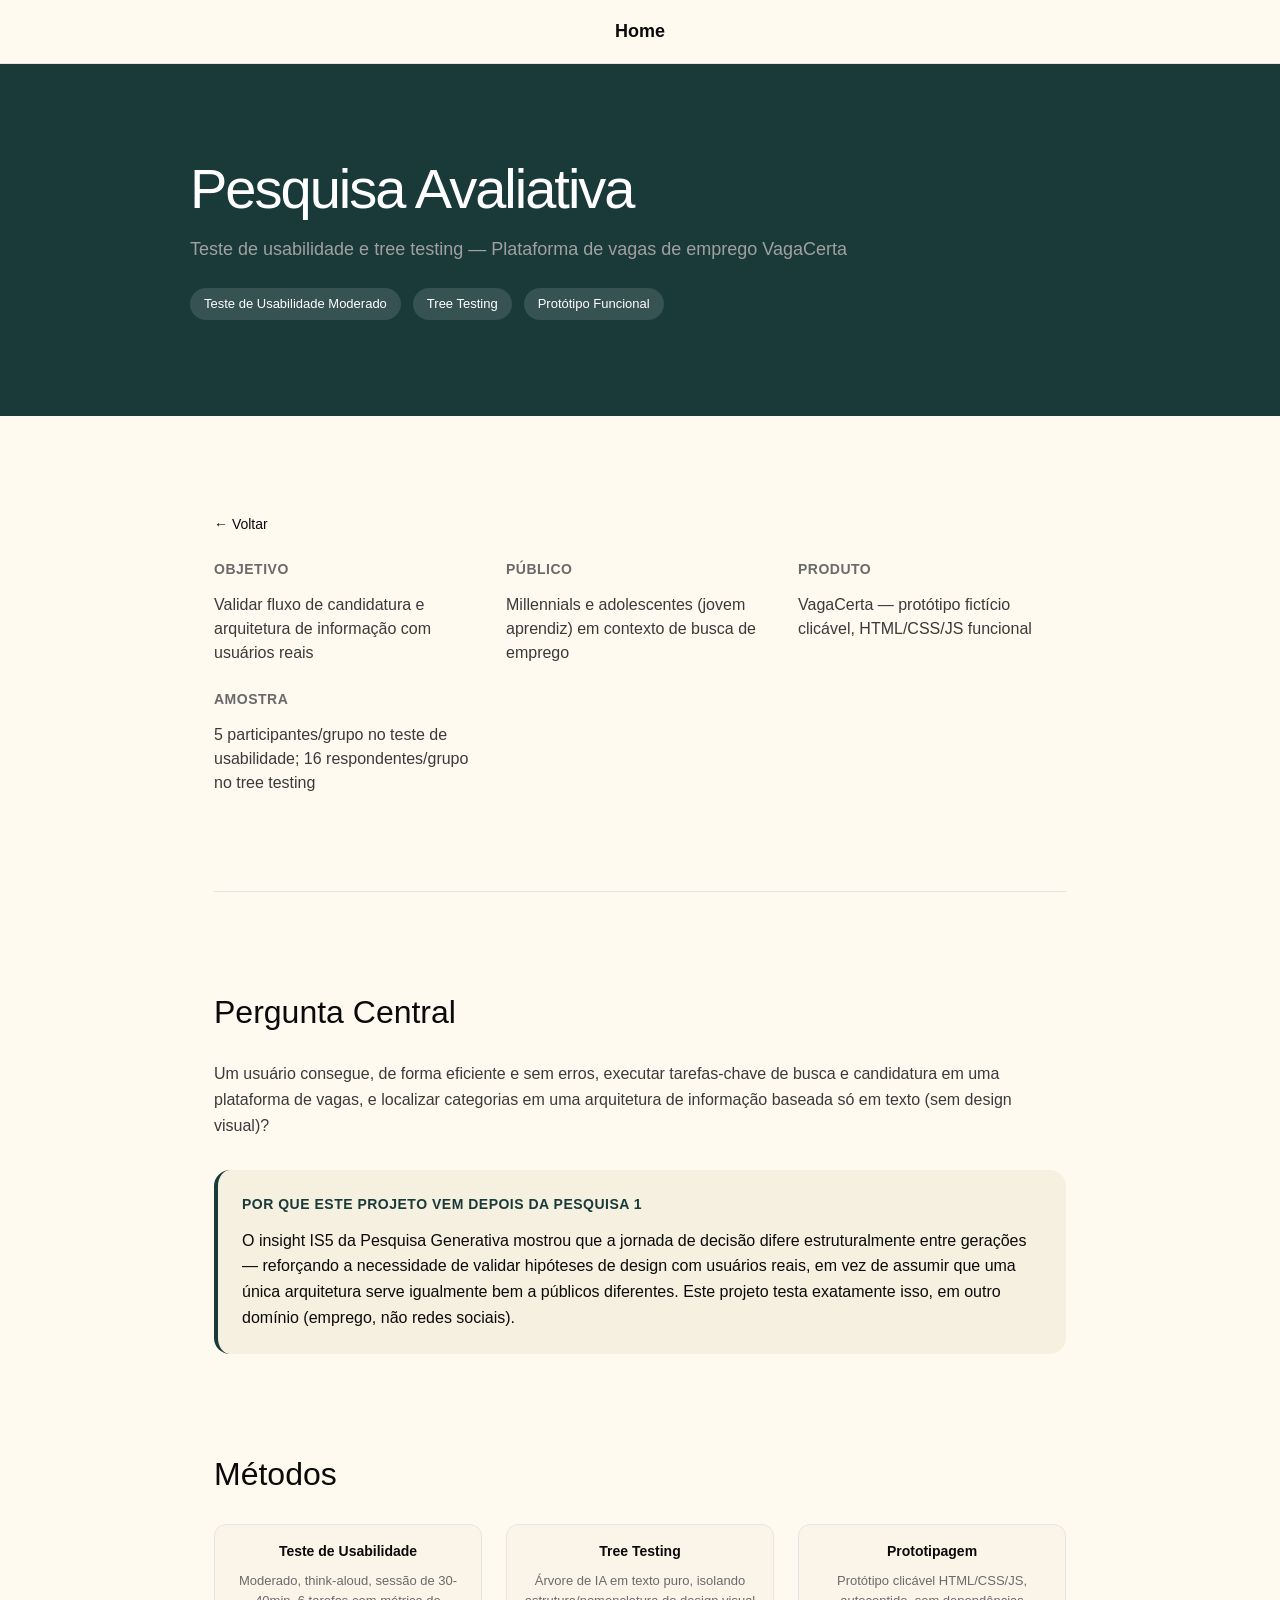
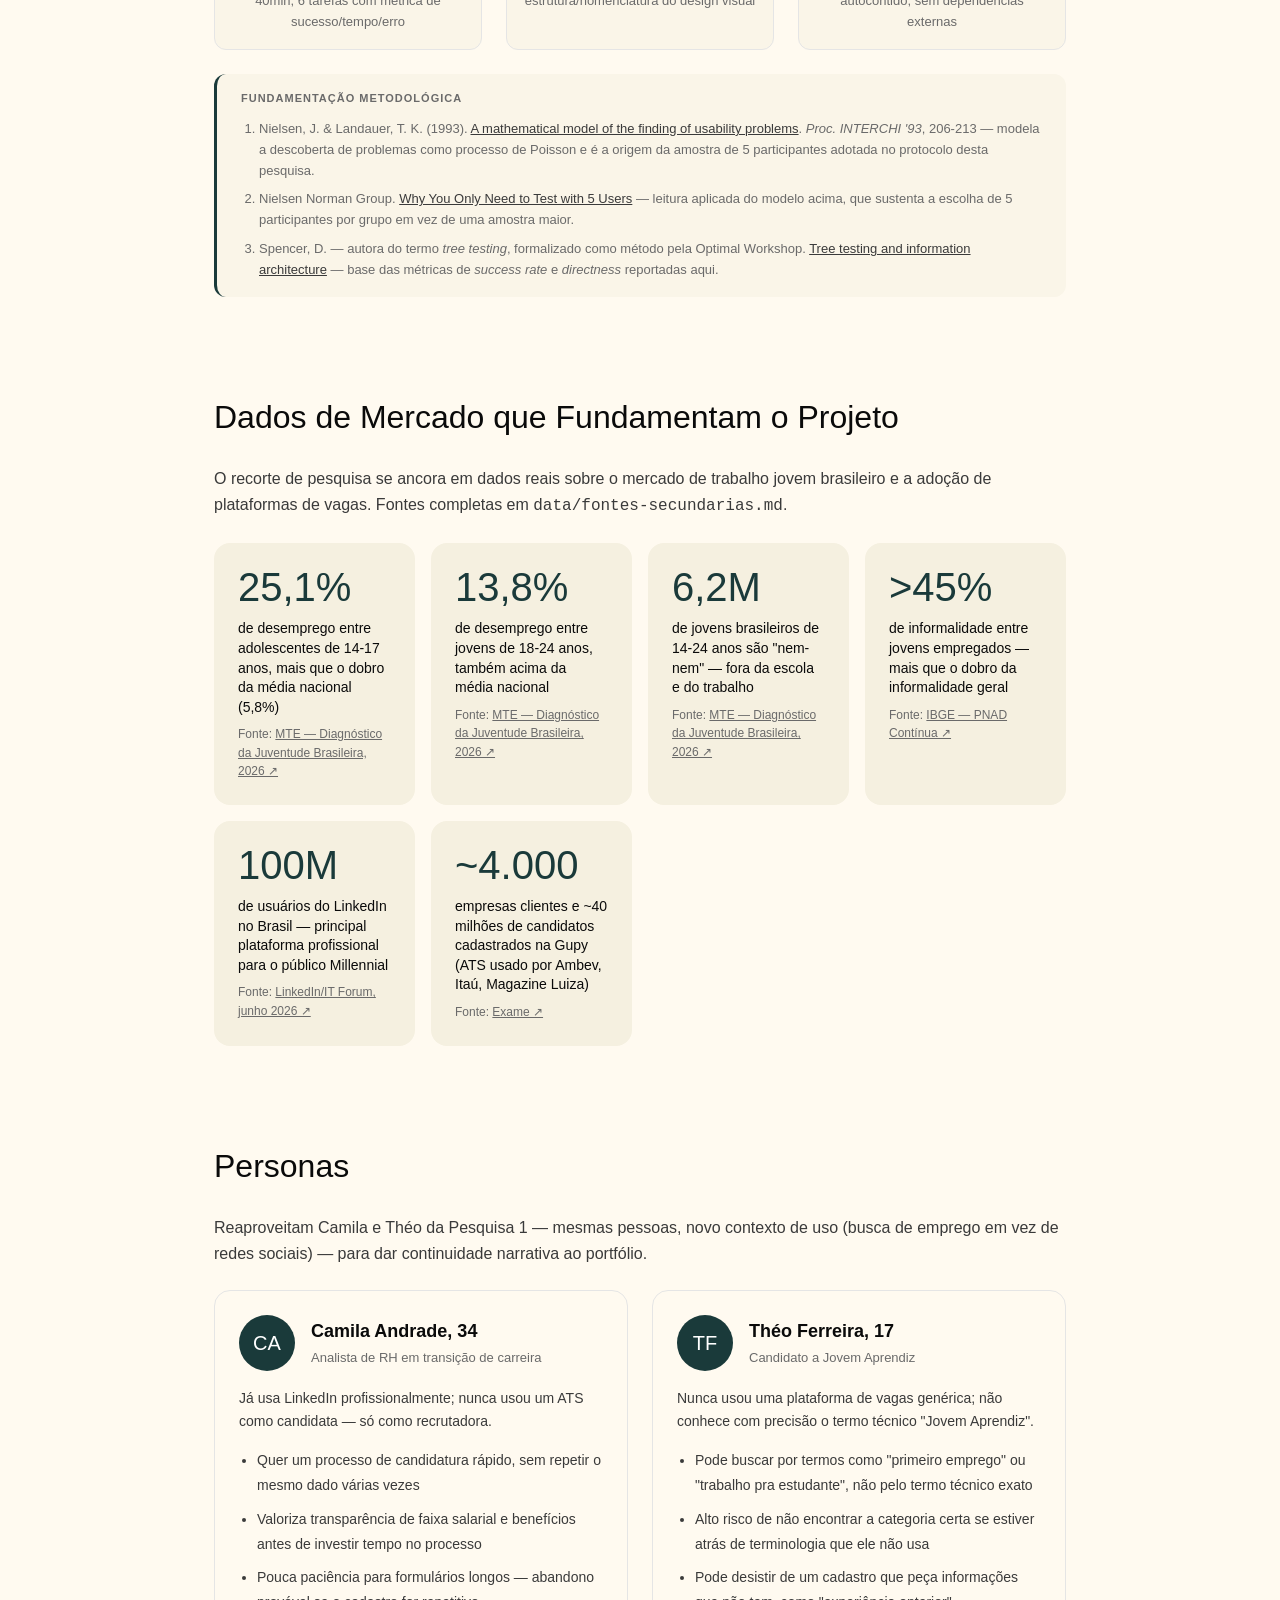
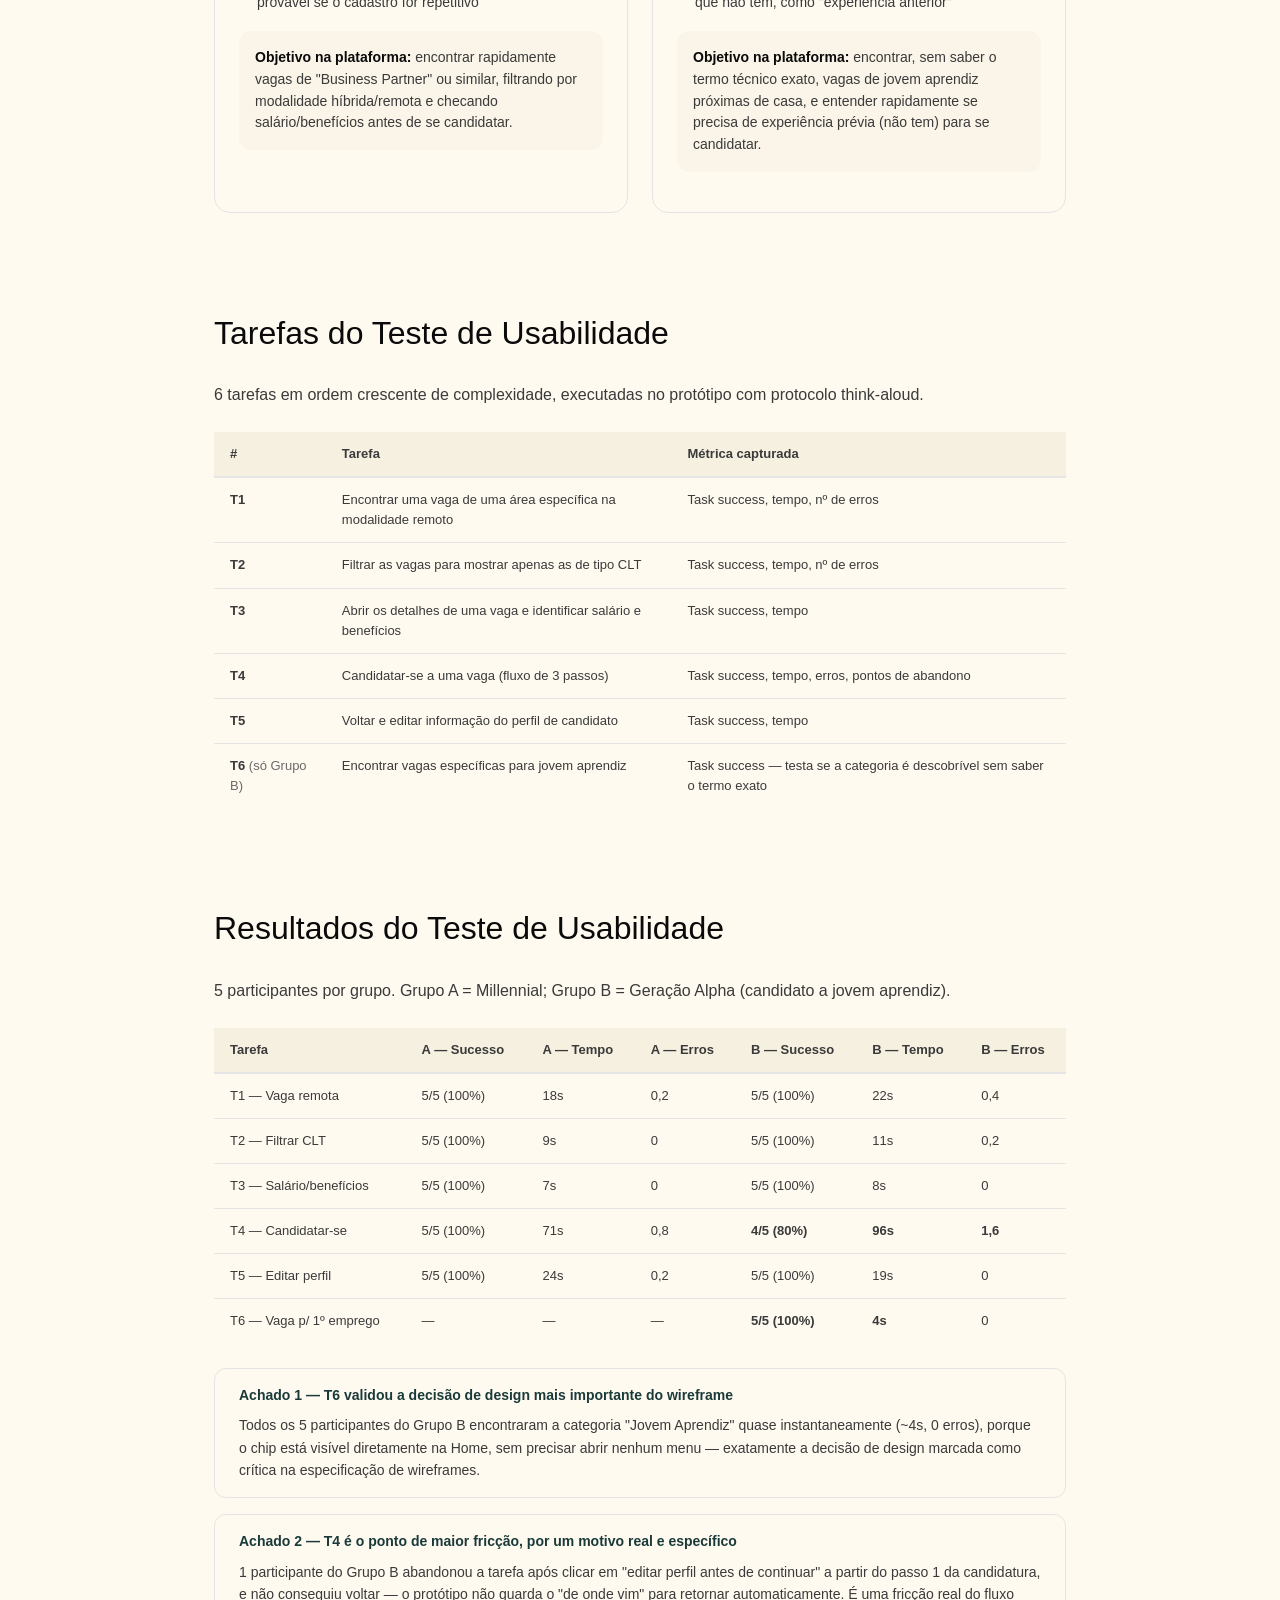
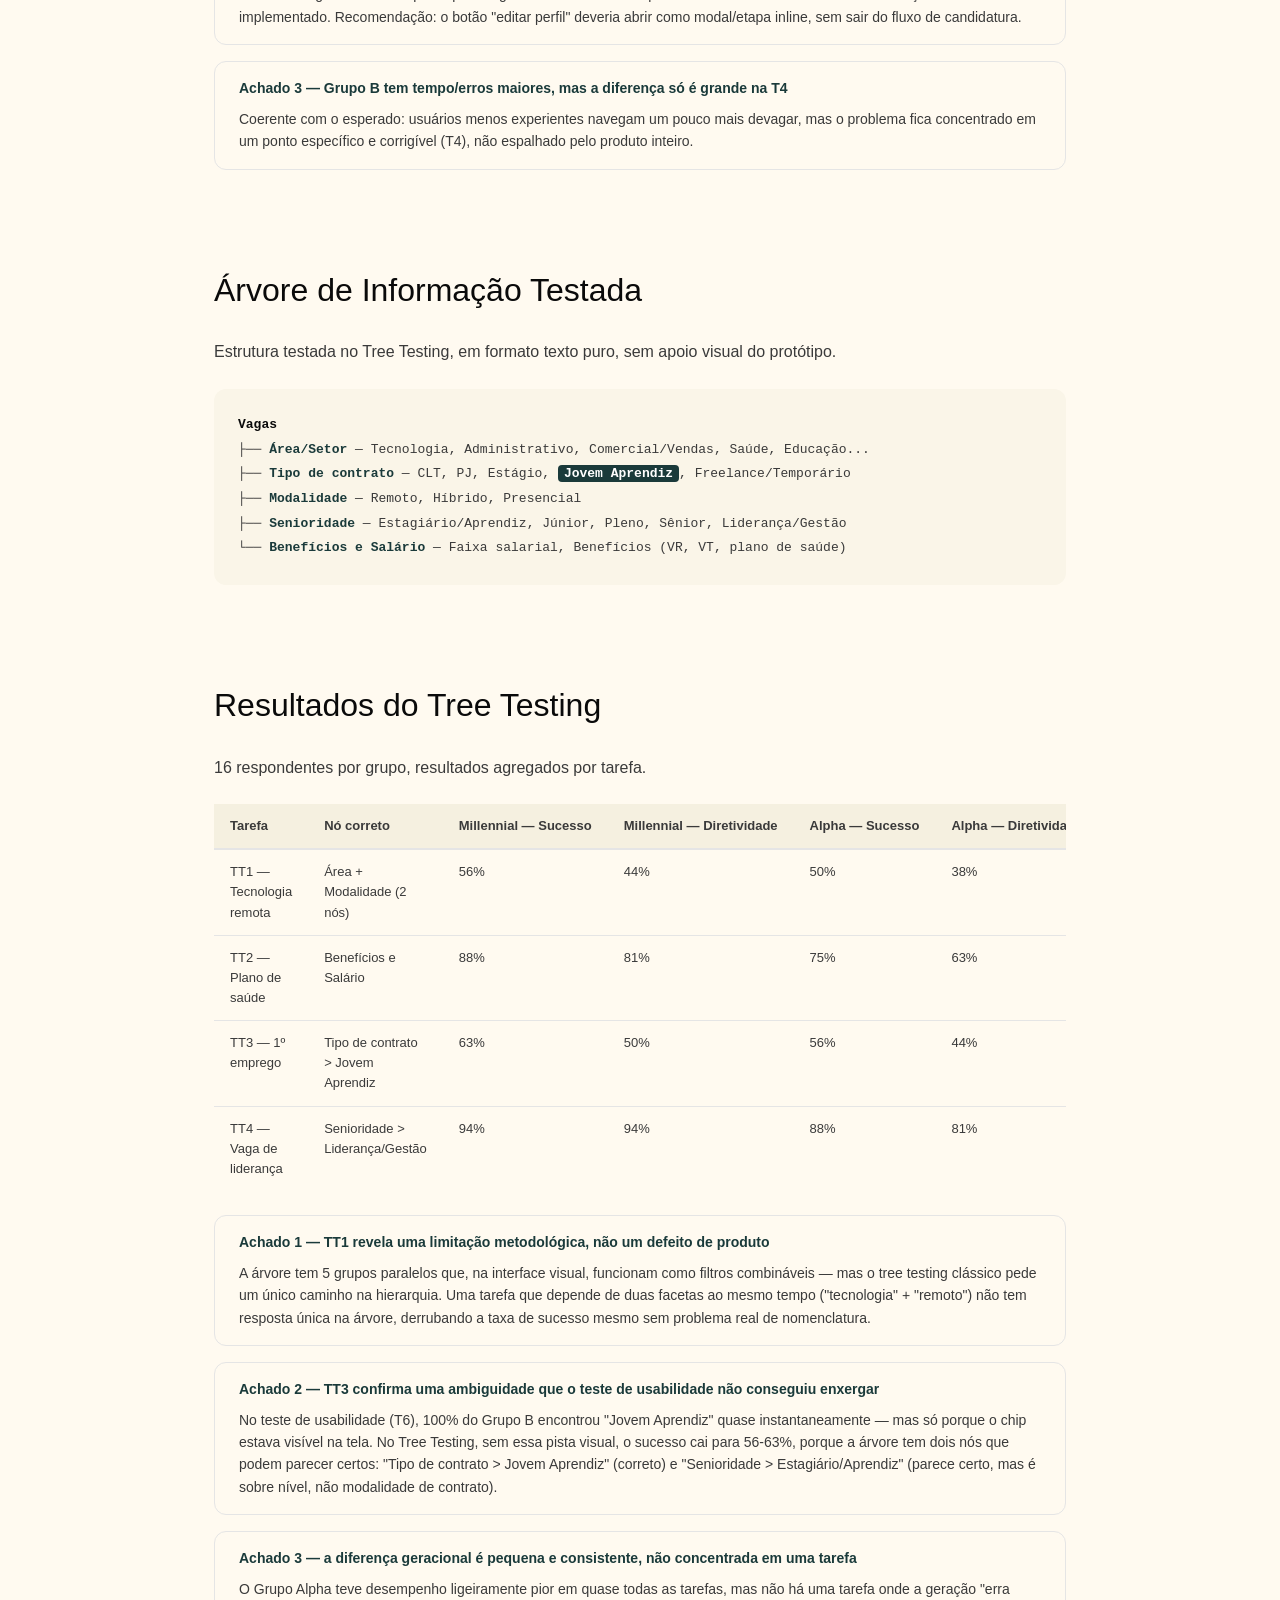
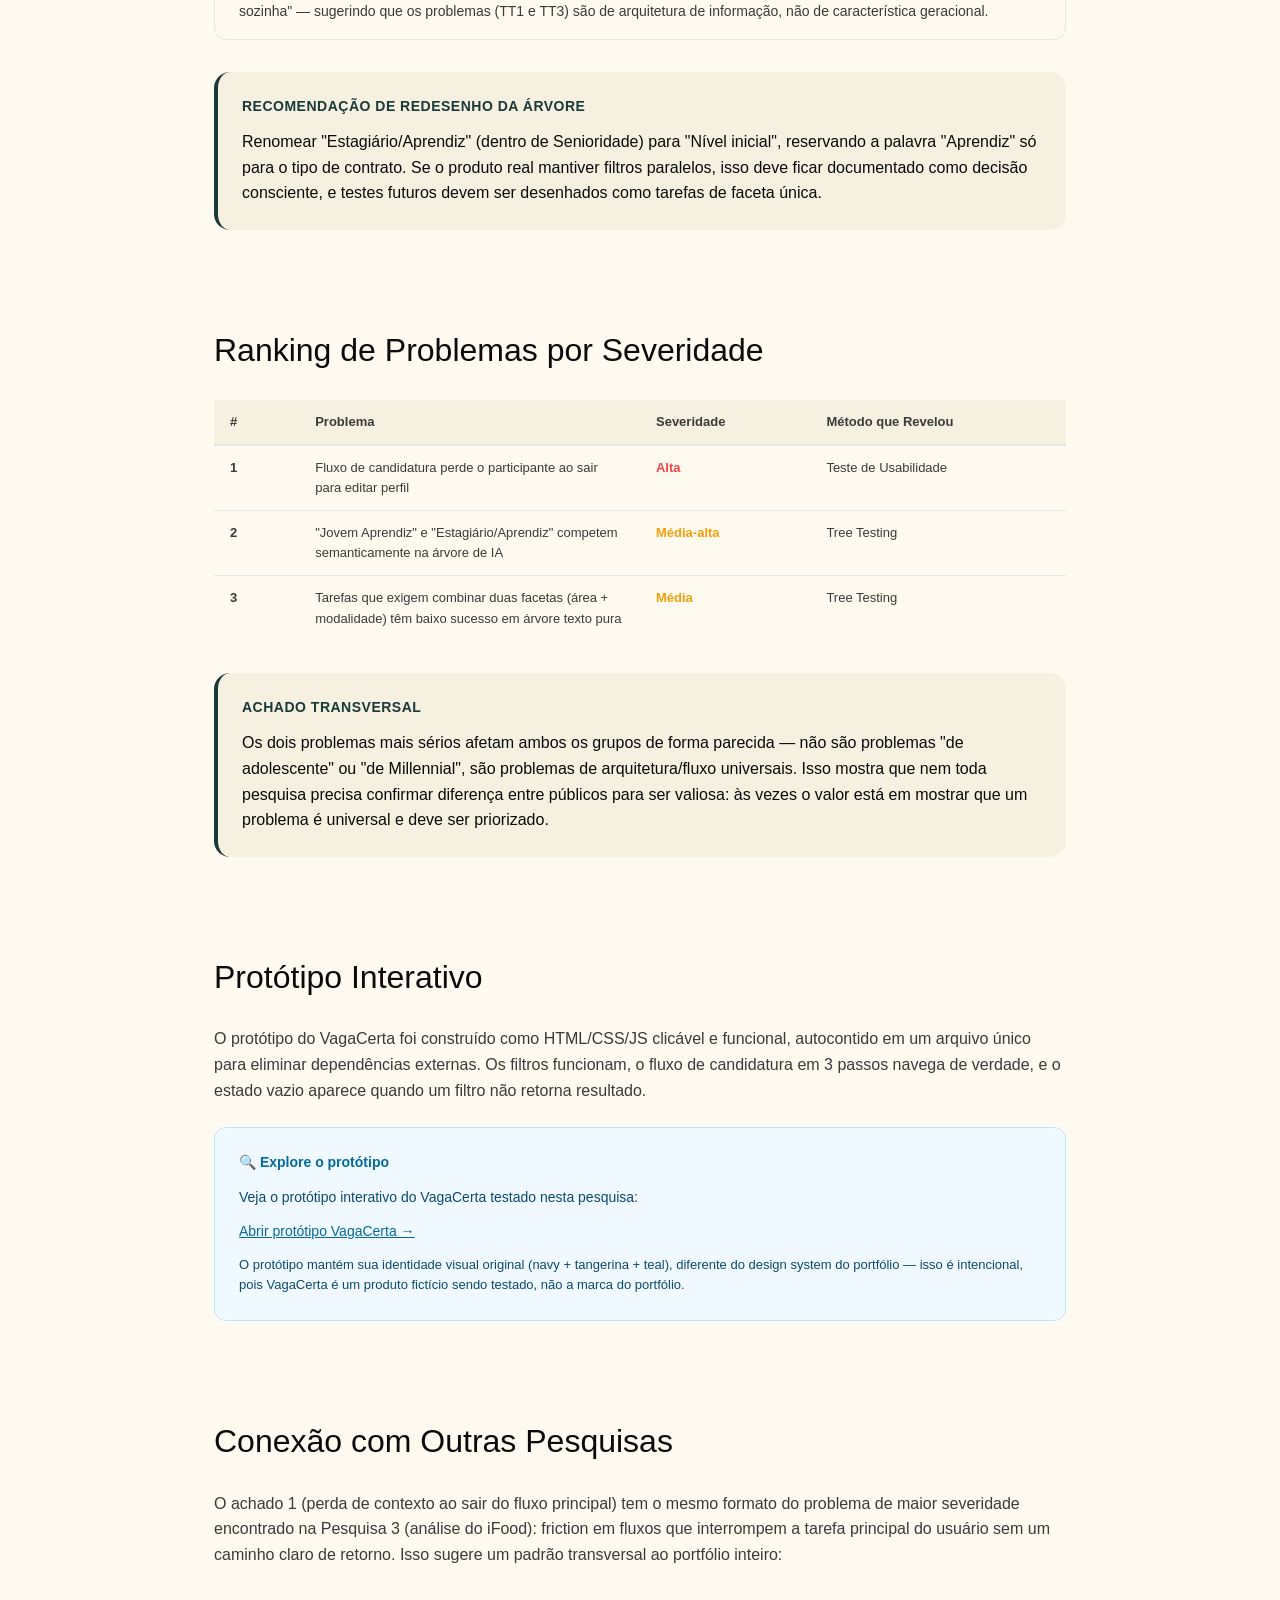
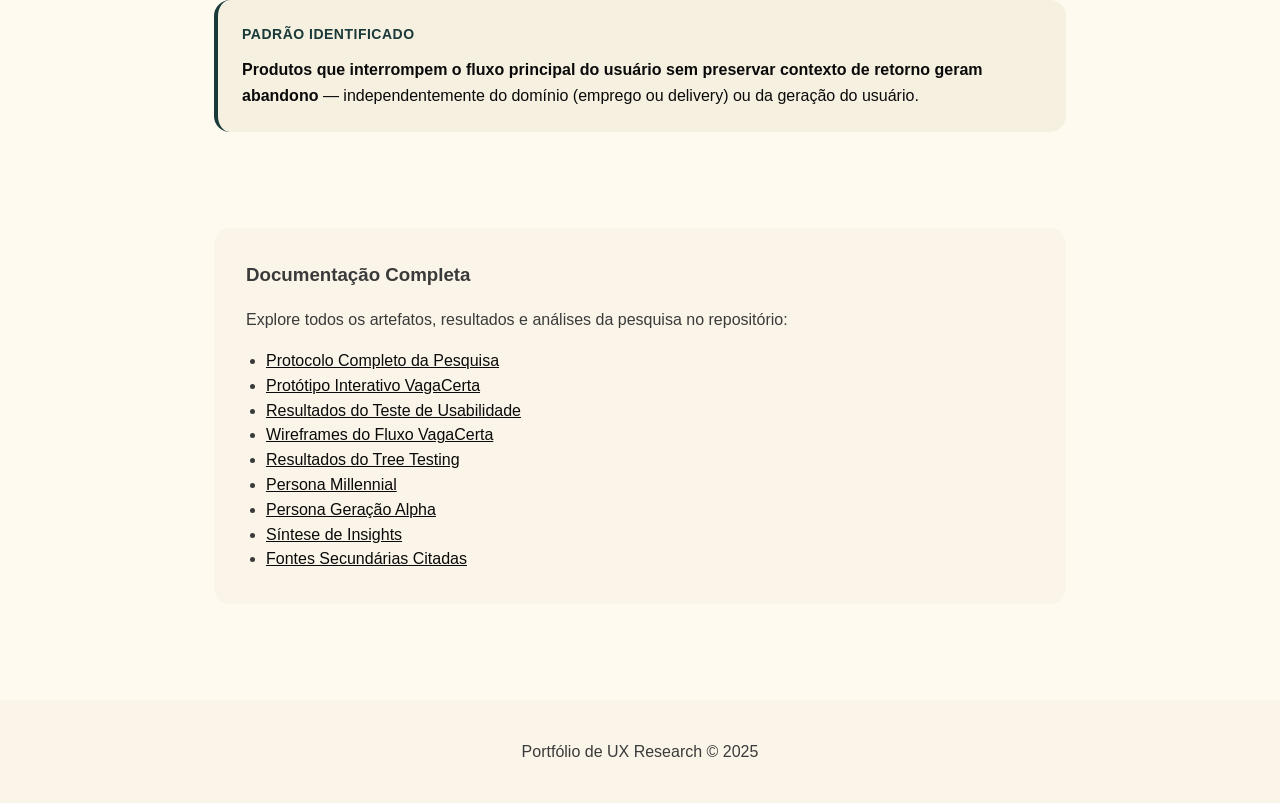
<file: case-02-avaliativa.html>
<!doctype html>
<html lang="pt-BR">
<head>
  <meta charset="UTF-8">
  <meta name="viewport" content="width=device-width, initial-scale=1">
  <title>Pesquisa Avaliativa — Teste de Usabilidade e Tree Testing</title>
  <link rel="stylesheet" href="design-system/tokens.css">
  <style>
    .top-nav {
      position: sticky;
      top: 0;
      background: var(--color-canvas);
      border-bottom: 1px solid var(--color-hairline);
      z-index: 100;
    }
    .top-nav .container {
      display: flex;
      align-items: center;
      justify-content: space-between;
      padding: 0 var(--space-lg);
      height: 64px;
    }
    .top-nav .logo {
      font-family: var(--font-display);
      font-size: 18px;
      font-weight: 600;
      color: var(--color-ink);
      text-decoration: none;
    }

    /* Hero section */
    .hero-case {
      background: var(--color-brand-teal);
      color: var(--color-on-dark);
      padding: var(--space-section) var(--space-lg);
    }
    .hero-case .container {
      max-width: 900px;
      margin: 0 auto;
    }
    .hero-case h1 {
      margin: 0 0 var(--space-md) 0;
      color: var(--color-on-dark);
    }
    .hero-case p {
      font-size: 18px;
      line-height: 1.6;
      margin: 0;
      color: var(--color-on-dark-soft);
    }
    .hero-tags {
      display: flex;
      flex-wrap: wrap;
      gap: var(--space-sm);
      margin-top: var(--space-lg);
    }
    .hero-tag {
      display: inline-flex;
      padding: 6px 14px;
      border-radius: var(--radius-pill);
      background: rgba(255,255,255,0.12);
      color: var(--color-on-dark);
      font-size: 13px;
      font-weight: 500;
    }

    /* Content section */
    .case-content {
      max-width: 900px;
      margin: 0 auto;
      padding: var(--space-section) var(--space-lg);
      background: var(--color-canvas);
    }

    /* Overview grid */
    .overview-grid {
      display: grid;
      grid-template-columns: repeat(auto-fit, minmax(200px, 1fr));
      gap: var(--space-lg);
      margin-bottom: var(--space-section);
      padding-bottom: var(--space-section);
      border-bottom: 1px solid var(--color-hairline);
    }
    .overview-item h3 {
      margin: 0 0 var(--space-sm) 0;
      font-size: 14px;
      font-weight: 600;
      text-transform: uppercase;
      letter-spacing: 0.5px;
      color: var(--color-muted);
    }
    .overview-item p {
      margin: 0;
      font-size: 16px;
      color: var(--color-body);
      line-height: 1.5;
    }

    /* Section styling */
    .case-section {
      margin-bottom: var(--space-section);
    }
    .case-section h2 {
      margin: 0 0 var(--space-lg) 0;
      font-size: 32px;
      font-weight: 500;
      color: var(--color-ink);
    }
    .case-section h3 {
      margin: var(--space-lg) 0 var(--space-sm) 0;
      font-size: 18px;
      font-weight: 600;
      color: var(--color-ink);
    }
    .case-section h4 {
      margin: var(--space-lg) 0 var(--space-xs) 0;
      font-size: 16px;
      font-weight: 600;
      color: var(--color-ink);
    }
    .case-section p {
      margin: 0 0 var(--space-md) 0;
      font-size: 16px;
      line-height: 1.6;
      color: var(--color-body);
    }
    .case-section ul, .case-section ol {
      margin: 0 0 var(--space-lg) 0;
      padding-left: 20px;
      color: var(--color-body);
      line-height: 1.8;
    }
    .case-section li {
      margin-bottom: var(--space-sm);
    }
    .section-intro {
      color: var(--color-muted);
      font-size: 15px;
      margin-bottom: var(--space-lg);
    }

    /* Highlight card */
    .highlight-card {
      background: var(--color-surface-card);
      border-left: 4px solid var(--color-brand-teal);
      border-radius: var(--radius-lg);
      padding: var(--space-lg);
      margin: var(--space-xl) 0;
    }
    .highlight-card h4 {
      margin: 0 0 var(--space-sm) 0;
      font-size: 14px;
      font-weight: 600;
      text-transform: uppercase;
      letter-spacing: 0.5px;
      color: var(--color-brand-teal);
    }
    .highlight-card p {
      margin: 0;
      font-size: 16px;
      color: var(--color-ink);
      font-weight: 500;
      line-height: 1.6;
    }

    /* Generic data table (results, problems, tasks) */
    .data-table {
      width: 100%;
      border-collapse: collapse;
      margin: var(--space-lg) 0;
      font-size: 13px;
    }
    .data-table th {
      text-align: left;
      background: var(--color-surface-card);
      padding: var(--space-sm) var(--space-md);
      font-weight: 600;
      border-bottom: 2px solid var(--color-hairline);
      white-space: nowrap;
    }
    .data-table td {
      padding: var(--space-sm) var(--space-md);
      border-bottom: 1px solid var(--color-hairline);
      vertical-align: top;
    }
    .data-table tr:last-child td {
      border-bottom: none;
    }
    .table-scroll {
      overflow-x: auto;
      margin: var(--space-lg) 0;
    }
    .table-scroll .data-table {
      margin: 0;
    }
    .severity-alta {
      color: #ef4444;
      font-weight: 600;
    }
    .severity-media {
      color: #f59e0b;
      font-weight: 600;
    }

    /* Methods grid */
    .methods-grid {
      display: grid;
      grid-template-columns: repeat(auto-fit, minmax(220px, 1fr));
      gap: var(--space-lg);
      margin: var(--space-lg) 0;
    }
    .method-badge {
      background: var(--color-surface-soft);
      border: 1px solid var(--color-hairline);
      border-radius: var(--radius-md);
      padding: var(--space-md);
      text-align: center;
    }
    .method-badge strong {
      display: block;
      font-size: 14px;
      font-weight: 600;
      color: var(--color-ink);
      margin-bottom: var(--space-xs);
    }
    .method-badge p {
      margin: 0;
      font-size: 13px;
      color: var(--color-muted);
    }

    /* Referências metodológicas */
    .method-refs {
      background: var(--color-surface-soft);
      border-left: 3px solid var(--color-brand-teal);
      border-radius: var(--radius-md);
      padding: var(--space-md) var(--space-lg);
      margin-top: var(--space-lg);
    }
    .method-refs h4 {
      margin: 0 0 var(--space-sm) 0;
      font-size: 11px;
      font-weight: 600;
      text-transform: uppercase;
      letter-spacing: 1px;
      color: var(--color-muted);
    }
    .method-refs ol {
      margin: 0;
      padding-left: 18px;
      font-size: 13px;
      color: var(--color-muted);
      line-height: 1.6;
    }
    .method-refs li {
      margin-bottom: var(--space-xs);
    }
    .method-refs li:last-child {
      margin-bottom: 0;
    }
    .method-refs a {
      color: var(--color-body);
      text-decoration: underline;
    }
    .method-refs a:hover {
      color: var(--color-brand-teal);
    }

    /* Stats grid (dados de mercado) */
    .stats-grid {
      display: grid;
      grid-template-columns: repeat(auto-fit, minmax(200px, 1fr));
      gap: var(--space-md);
      margin: var(--space-lg) 0;
    }
    .stat-card {
      background: var(--color-surface-card);
      border-radius: var(--radius-lg);
      padding: var(--space-lg);
    }
    .stat-number {
      font-family: var(--font-display);
      font-size: 40px;
      font-weight: 500;
      color: var(--color-brand-teal);
      line-height: 1;
      margin-bottom: var(--space-sm);
    }
    .stat-label {
      font-size: 14px;
      color: var(--color-ink);
      font-weight: 500;
      line-height: 1.4;
      margin-bottom: var(--space-xs);
    }
    .stat-source {
      font-size: 12px;
      color: var(--color-muted);
    }
    .stat-source a {
      color: var(--color-muted);
      text-decoration: underline;
    }
    .stat-source a:hover {
      color: var(--color-brand-teal);
    }

    /* Persona cards */
    .persona-grid {
      display: grid;
      grid-template-columns: repeat(auto-fit, minmax(320px, 1fr));
      gap: var(--space-lg);
      margin: var(--space-lg) 0;
    }
    .persona-card {
      border: 1px solid var(--color-hairline);
      border-radius: var(--radius-lg);
      padding: var(--space-lg);
      background: var(--color-canvas);
    }
    .persona-header {
      display: flex;
      align-items: center;
      gap: var(--space-md);
      margin-bottom: var(--space-md);
    }
    .persona-avatar {
      width: 56px;
      height: 56px;
      border-radius: var(--radius-full);
      background: var(--color-brand-teal);
      color: var(--color-on-dark);
      display: flex;
      align-items: center;
      justify-content: center;
      font-family: var(--font-display);
      font-size: 20px;
      font-weight: 500;
      flex-shrink: 0;
    }
    .persona-header h3 {
      margin: 0;
      font-size: 18px;
      font-weight: 600;
      color: var(--color-ink);
    }
    .persona-header span {
      display: block;
      font-size: 13px;
      color: var(--color-muted);
      margin-top: 2px;
    }
    .persona-card ul {
      margin: 0;
      padding-left: 18px;
      font-size: 14px;
    }
    .persona-card li {
      margin-bottom: var(--space-xs);
    }
    .persona-goal {
      background: var(--color-surface-soft);
      border-radius: var(--radius-md);
      padding: var(--space-md);
      font-size: 14px;
      color: var(--color-body);
      margin: var(--space-md) 0;
    }
    .persona-goal strong {
      color: var(--color-ink);
    }

    /* Tree structure */
    .tree-structure {
      background: var(--color-surface-soft);
      border-radius: var(--radius-md);
      padding: var(--space-lg);
      font-family: 'Courier New', monospace;
      font-size: 13px;
      line-height: 1.9;
      color: var(--color-body);
      margin: var(--space-lg) 0;
      overflow-x: auto;
    }
    .tree-structure .node-root { color: var(--color-ink); font-weight: 600; }
    .tree-structure .node-branch { color: var(--color-brand-teal); font-weight: 600; }
    .tree-structure .node-highlight {
      background: var(--color-brand-teal);
      color: var(--color-on-dark);
      padding: 1px 6px;
      border-radius: 4px;
      font-weight: 600;
    }

    /* Achado numbered list */
    .achado-item {
      border: 1px solid var(--color-hairline);
      border-radius: var(--radius-md);
      padding: var(--space-md) var(--space-lg);
      margin-bottom: var(--space-md);
    }
    .achado-item h4 {
      margin: 0 0 var(--space-xs) 0;
      font-size: 14px;
      font-weight: 600;
      color: var(--color-brand-teal);
    }
    .achado-item p {
      margin: 0;
      font-size: 14px;
      color: var(--color-body);
      line-height: 1.6;
    }

    /* Prototype notice */
    .prototype-notice {
      background: #f0f9ff;
      border: 1px solid #bae6fd;
      border-radius: var(--radius-md);
      padding: var(--space-lg);
      margin: var(--space-lg) 0;
    }
    .prototype-notice h4 {
      margin: 0 0 var(--space-sm) 0;
      color: #0369a1;
      font-size: 14px;
    }
    .prototype-notice p {
      margin: 0 0 var(--space-sm) 0;
      color: #0c4a6e;
      font-size: 14px;
    }
    .prototype-notice a {
      color: #0369a1;
      text-decoration: underline;
    }

    /* Links section */
    .documentation-links {
      background: var(--color-surface-soft);
      border-radius: var(--radius-lg);
      padding: var(--space-xl);
      margin-top: var(--space-section);
    }
    .documentation-links h3 {
      margin-top: 0;
    }
    .documentation-links ul {
      margin: 0;
      padding-left: 20px;
    }
    .documentation-links a {
      color: var(--color-ink);
      text-decoration: underline;
    }
    .documentation-links a:hover {
      color: var(--color-brand-teal);
    }

    /* Back button */
    .back-button {
      display: inline-flex;
      align-items: center;
      gap: var(--space-xs);
      text-decoration: none;
      color: var(--color-ink);
      font-size: 14px;
      margin-bottom: var(--space-lg);
    }
    .back-button:hover {
      color: var(--color-brand-teal);
    }

    /* Footer */
    .footer {
      background: var(--color-surface-soft);
      text-align: center;
      padding: var(--space-lg);
      color: var(--color-body);
    }

    @media (max-width: 768px) {
      .hero-case h1 {
        font-size: 28px;
      }
      .case-section h2 {
        font-size: 24px;
      }
      .overview-grid {
        grid-template-columns: 1fr;
      }
      .data-table {
        font-size: 12px;
      }
      .data-table th,
      .data-table td {
        padding: var(--space-xs) var(--space-sm);
      }
    }
  </style>
</head>
<body>
  <!-- Navigation -->
  <nav class="top-nav">
    <div class="container">
      <a href="index.html" class="logo">Home</a>
    </div>
  </nav>

  <!-- Hero -->
  <section class="hero-case">
    <div class="container">
      <h1 class="display-lg">Pesquisa Avaliativa</h1>
      <p>Teste de usabilidade e tree testing — Plataforma de vagas de emprego VagaCerta</p>
      <div class="hero-tags">
        <span class="hero-tag">Teste de Usabilidade Moderado</span>
        <span class="hero-tag">Tree Testing</span>
        <span class="hero-tag">Protótipo Funcional</span>
      </div>
    </div>
  </section>

  <!-- Content -->
  <div class="case-content">
    <div class="container">
      <a href="index.html" class="back-button">← Voltar</a>

      <!-- Overview -->
      <div class="overview-grid">
        <div class="overview-item">
          <h3>Objetivo</h3>
          <p>Validar fluxo de candidatura e arquitetura de informação com usuários reais</p>
        </div>
        <div class="overview-item">
          <h3>Público</h3>
          <p>Millennials e adolescentes (jovem aprendiz) em contexto de busca de emprego</p>
        </div>
        <div class="overview-item">
          <h3>Produto</h3>
          <p>VagaCerta — protótipo fictício clicável, HTML/CSS/JS funcional</p>
        </div>
        <div class="overview-item">
          <h3>Amostra</h3>
          <p>5 participantes/grupo no teste de usabilidade; 16 respondentes/grupo no tree testing</p>
        </div>
      </div>

      <!-- Pergunta de Pesquisa -->
      <section class="case-section">
        <h2>Pergunta Central</h2>
        <p>Um usuário consegue, de forma eficiente e sem erros, executar tarefas-chave de busca e candidatura em uma plataforma de vagas, e localizar categorias em uma arquitetura de informação baseada só em texto (sem design visual)?</p>
        <div class="highlight-card">
          <h4>Por que este projeto vem depois da Pesquisa 1</h4>
          <p>O insight IS5 da Pesquisa Generativa mostrou que a jornada de decisão difere estruturalmente entre gerações — reforçando a necessidade de validar hipóteses de design com usuários reais, em vez de assumir que uma única arquitetura serve igualmente bem a públicos diferentes. Este projeto testa exatamente isso, em outro domínio (emprego, não redes sociais).</p>
        </div>
      </section>

      <!-- Métodos -->
      <section class="case-section">
        <h2>Métodos</h2>
        <div class="methods-grid">
          <div class="method-badge">
            <strong>Teste de Usabilidade</strong>
            <p>Moderado, think-aloud, sessão de 30-40min, 6 tarefas com métrica de sucesso/tempo/erro</p>
          </div>
          <div class="method-badge">
            <strong>Tree Testing</strong>
            <p>Árvore de IA em texto puro, isolando estrutura/nomenclatura do design visual</p>
          </div>
          <div class="method-badge">
            <strong>Prototipagem</strong>
            <p>Protótipo clicável HTML/CSS/JS, autocontido, sem dependências externas</p>
          </div>
        </div>
        <div class="method-refs">
          <h4>Fundamentação metodológica</h4>
          <ol>
            <li>Nielsen, J. &amp; Landauer, T. K. (1993). <a href="https://dl.acm.org/doi/10.1145/169059.169166" target="_blank" rel="noopener">A mathematical model of the finding of usability problems</a>. <em>Proc. INTERCHI '93</em>, 206-213 — modela a descoberta de problemas como processo de Poisson e é a origem da amostra de 5 participantes adotada no protocolo desta pesquisa.</li>
            <li>Nielsen Norman Group. <a href="https://www.nngroup.com/articles/why-you-only-need-to-test-with-5-users/" target="_blank" rel="noopener">Why You Only Need to Test with 5 Users</a> — leitura aplicada do modelo acima, que sustenta a escolha de 5 participantes por grupo em vez de uma amostra maior.</li>
            <li>Spencer, D. — autora do termo <em>tree testing</em>, formalizado como método pela Optimal Workshop. <a href="https://www.optimalworkshop.com/101-guides/information-architecture-101/tree-testing-and-information-architecture" target="_blank" rel="noopener">Tree testing and information architecture</a> — base das métricas de <em>success rate</em> e <em>directness</em> reportadas aqui.</li>
          </ol>
        </div>
      </section>

      <!-- Dados de mercado -->
      <section class="case-section">
        <h2>Dados de Mercado que Fundamentam o Projeto</h2>
        <p class="section-intro">O recorte de pesquisa se ancora em dados reais sobre o mercado de trabalho jovem brasileiro e a adoção de plataformas de vagas. Fontes completas em <code>data/fontes-secundarias.md</code>.</p>
        <div class="stats-grid">
          <div class="stat-card">
            <div class="stat-number">25,1%</div>
            <div class="stat-label">de desemprego entre adolescentes de 14-17 anos, mais que o dobro da média nacional (5,8%)</div>
            <div class="stat-source">Fonte: <a href="https://www.gov.br/trabalho-e-emprego/pt-br/noticias-e-conteudo/2026/junho/emprego-formal-alcanca-57-2-dos-jovens-ocupados-no-brasil-aponta-estudo-do-mte" target="_blank" rel="noopener">MTE — Diagnóstico da Juventude Brasileira, 2026 ↗</a></div>
          </div>
          <div class="stat-card">
            <div class="stat-number">13,8%</div>
            <div class="stat-label">de desemprego entre jovens de 18-24 anos, também acima da média nacional</div>
            <div class="stat-source">Fonte: <a href="https://www.gov.br/trabalho-e-emprego/pt-br/noticias-e-conteudo/2026/junho/emprego-formal-alcanca-57-2-dos-jovens-ocupados-no-brasil-aponta-estudo-do-mte" target="_blank" rel="noopener">MTE — Diagnóstico da Juventude Brasileira, 2026 ↗</a></div>
          </div>
          <div class="stat-card">
            <div class="stat-number">6,2M</div>
            <div class="stat-label">de jovens brasileiros de 14-24 anos são "nem-nem" — fora da escola e do trabalho</div>
            <div class="stat-source">Fonte: <a href="https://www.gov.br/trabalho-e-emprego/pt-br/noticias-e-conteudo/2026/junho/emprego-formal-alcanca-57-2-dos-jovens-ocupados-no-brasil-aponta-estudo-do-mte" target="_blank" rel="noopener">MTE — Diagnóstico da Juventude Brasileira, 2026 ↗</a></div>
          </div>
          <div class="stat-card">
            <div class="stat-number">&gt;45%</div>
            <div class="stat-label">de informalidade entre jovens empregados — mais que o dobro da informalidade geral</div>
            <div class="stat-source">Fonte: <a href="https://agenciadenoticias.ibge.gov.br/agencia-sala-de-imprensa/2013-agencia-de-noticias/releases/45759-pnad-continua-em-2025-taxa-anual-de-desocupacao-foi-de-5-6-enquanto-taxa-de-subutilizacao-foi-14-5" target="_blank" rel="noopener">IBGE — PNAD Contínua ↗</a></div>
          </div>
          <div class="stat-card">
            <div class="stat-number">100M</div>
            <div class="stat-label">de usuários do LinkedIn no Brasil — principal plataforma profissional para o público Millennial</div>
            <div class="stat-source">Fonte: <a href="https://itforum.com.br/noticias/linkedin-chega-a-100-milhoes-de-usuarios-no-br" target="_blank" rel="noopener">LinkedIn/IT Forum, junho 2026 ↗</a></div>
          </div>
          <div class="stat-card">
            <div class="stat-number">~4.000</div>
            <div class="stat-label">empresas clientes e ~40 milhões de candidatos cadastrados na Gupy (ATS usado por Ambev, Itaú, Magazine Luiza)</div>
            <div class="stat-source">Fonte: <a href="https://exame.com/carreira/gupy-atinge-1-milhao-de-contratacoes-em-sua-plataforma-e-aposta-em-novos-produtos-para-o-mundo-do-rh/" target="_blank" rel="noopener">Exame ↗</a></div>
          </div>
        </div>
      </section>

      <!-- Personas -->
      <section class="case-section">
        <h2>Personas</h2>
        <p class="section-intro">Reaproveitam Camila e Théo da Pesquisa 1 — mesmas pessoas, novo contexto de uso (busca de emprego em vez de redes sociais) — para dar continuidade narrativa ao portfólio.</p>
        <div class="persona-grid">
          <div class="persona-card">
            <div class="persona-header">
              <div class="persona-avatar">CA</div>
              <div>
                <h3>Camila Andrade, 34</h3>
                <span>Analista de RH em transição de carreira</span>
              </div>
            </div>
            <p style="font-size:14px;">Já usa LinkedIn profissionalmente; nunca usou um ATS como candidata — só como recrutadora.</p>
            <ul>
              <li>Quer um processo de candidatura rápido, sem repetir o mesmo dado várias vezes</li>
              <li>Valoriza transparência de faixa salarial e benefícios antes de investir tempo no processo</li>
              <li>Pouca paciência para formulários longos — abandono provável se o cadastro for repetitivo</li>
            </ul>
            <div class="persona-goal"><strong>Objetivo na plataforma:</strong> encontrar rapidamente vagas de "Business Partner" ou similar, filtrando por modalidade híbrida/remota e checando salário/benefícios antes de se candidatar.</div>
          </div>
          <div class="persona-card">
            <div class="persona-header">
              <div class="persona-avatar">TF</div>
              <div>
                <h3>Théo Ferreira, 17</h3>
                <span>Candidato a Jovem Aprendiz</span>
              </div>
            </div>
            <p style="font-size:14px;">Nunca usou uma plataforma de vagas genérica; não conhece com precisão o termo técnico "Jovem Aprendiz".</p>
            <ul>
              <li>Pode buscar por termos como "primeiro emprego" ou "trabalho pra estudante", não pelo termo técnico exato</li>
              <li>Alto risco de não encontrar a categoria certa se estiver atrás de terminologia que ele não usa</li>
              <li>Pode desistir de um cadastro que peça informações que não tem, como "experiência anterior"</li>
            </ul>
            <div class="persona-goal"><strong>Objetivo na plataforma:</strong> encontrar, sem saber o termo técnico exato, vagas de jovem aprendiz próximas de casa, e entender rapidamente se precisa de experiência prévia (não tem) para se candidatar.</div>
          </div>
        </div>
      </section>

      <!-- Tarefas do Teste de Usabilidade -->
      <section class="case-section">
        <h2>Tarefas do Teste de Usabilidade</h2>
        <p class="section-intro">6 tarefas em ordem crescente de complexidade, executadas no protótipo com protocolo think-aloud.</p>
        <div class="table-scroll">
          <table class="data-table">
            <thead>
              <tr><th>#</th><th>Tarefa</th><th>Métrica capturada</th></tr>
            </thead>
            <tbody>
              <tr><td><strong>T1</strong></td><td>Encontrar uma vaga de uma área específica na modalidade remoto</td><td>Task success, tempo, nº de erros</td></tr>
              <tr><td><strong>T2</strong></td><td>Filtrar as vagas para mostrar apenas as de tipo CLT</td><td>Task success, tempo, nº de erros</td></tr>
              <tr><td><strong>T3</strong></td><td>Abrir os detalhes de uma vaga e identificar salário e benefícios</td><td>Task success, tempo</td></tr>
              <tr><td><strong>T4</strong></td><td>Candidatar-se a uma vaga (fluxo de 3 passos)</td><td>Task success, tempo, erros, pontos de abandono</td></tr>
              <tr><td><strong>T5</strong></td><td>Voltar e editar informação do perfil de candidato</td><td>Task success, tempo</td></tr>
              <tr><td><strong>T6</strong> <span style="color:var(--color-muted);font-weight:400;">(só Grupo B)</span></td><td>Encontrar vagas específicas para jovem aprendiz</td><td>Task success — testa se a categoria é descobrível sem saber o termo exato</td></tr>
            </tbody>
          </table>
        </div>
      </section>

      <!-- Resultados do Teste de Usabilidade -->
      <section class="case-section">
        <h2>Resultados do Teste de Usabilidade</h2>
        <p class="section-intro">5 participantes por grupo. Grupo A = Millennial; Grupo B = Geração Alpha (candidato a jovem aprendiz).</p>
        <div class="table-scroll">
          <table class="data-table">
            <thead>
              <tr><th>Tarefa</th><th>A — Sucesso</th><th>A — Tempo</th><th>A — Erros</th><th>B — Sucesso</th><th>B — Tempo</th><th>B — Erros</th></tr>
            </thead>
            <tbody>
              <tr><td>T1 — Vaga remota</td><td>5/5 (100%)</td><td>18s</td><td>0,2</td><td>5/5 (100%)</td><td>22s</td><td>0,4</td></tr>
              <tr><td>T2 — Filtrar CLT</td><td>5/5 (100%)</td><td>9s</td><td>0</td><td>5/5 (100%)</td><td>11s</td><td>0,2</td></tr>
              <tr><td>T3 — Salário/benefícios</td><td>5/5 (100%)</td><td>7s</td><td>0</td><td>5/5 (100%)</td><td>8s</td><td>0</td></tr>
              <tr><td>T4 — Candidatar-se</td><td>5/5 (100%)</td><td>71s</td><td>0,8</td><td><strong>4/5 (80%)</strong></td><td><strong>96s</strong></td><td><strong>1,6</strong></td></tr>
              <tr><td>T5 — Editar perfil</td><td>5/5 (100%)</td><td>24s</td><td>0,2</td><td>5/5 (100%)</td><td>19s</td><td>0</td></tr>
              <tr><td>T6 — Vaga p/ 1º emprego</td><td>—</td><td>—</td><td>—</td><td><strong>5/5 (100%)</strong></td><td><strong>4s</strong></td><td>0</td></tr>
            </tbody>
          </table>
        </div>

        <div class="achado-item">
          <h4>Achado 1 — T6 validou a decisão de design mais importante do wireframe</h4>
          <p>Todos os 5 participantes do Grupo B encontraram a categoria "Jovem Aprendiz" quase instantaneamente (~4s, 0 erros), porque o chip está visível diretamente na Home, sem precisar abrir nenhum menu — exatamente a decisão de design marcada como crítica na especificação de wireframes.</p>
        </div>
        <div class="achado-item">
          <h4>Achado 2 — T4 é o ponto de maior fricção, por um motivo real e específico</h4>
          <p>1 participante do Grupo B abandonou a tarefa após clicar em "editar perfil antes de continuar" a partir do passo 1 da candidatura, e não conseguiu voltar — o protótipo não guarda o "de onde vim" para retornar automaticamente. É uma fricção real do fluxo implementado. Recomendação: o botão "editar perfil" deveria abrir como modal/etapa inline, sem sair do fluxo de candidatura.</p>
        </div>
        <div class="achado-item">
          <h4>Achado 3 — Grupo B tem tempo/erros maiores, mas a diferença só é grande na T4</h4>
          <p>Coerente com o esperado: usuários menos experientes navegam um pouco mais devagar, mas o problema fica concentrado em um ponto específico e corrigível (T4), não espalhado pelo produto inteiro.</p>
        </div>
      </section>

      <!-- Árvore de informação -->
      <section class="case-section">
        <h2>Árvore de Informação Testada</h2>
        <p class="section-intro">Estrutura testada no Tree Testing, em formato texto puro, sem apoio visual do protótipo.</p>
        <div class="tree-structure">
<span class="node-root">Vagas</span><br>
├── <span class="node-branch">Área/Setor</span> — Tecnologia, Administrativo, Comercial/Vendas, Saúde, Educação...<br>
├── <span class="node-branch">Tipo de contrato</span> — CLT, PJ, Estágio, <span class="node-highlight">Jovem Aprendiz</span>, Freelance/Temporário<br>
├── <span class="node-branch">Modalidade</span> — Remoto, Híbrido, Presencial<br>
├── <span class="node-branch">Senioridade</span> — Estagiário/Aprendiz, Júnior, Pleno, Sênior, Liderança/Gestão<br>
└── <span class="node-branch">Benefícios e Salário</span> — Faixa salarial, Benefícios (VR, VT, plano de saúde)
        </div>
      </section>

      <!-- Resultados do Tree Testing -->
      <section class="case-section">
        <h2>Resultados do Tree Testing</h2>
        <p class="section-intro">16 respondentes por grupo, resultados agregados por tarefa.</p>
        <div class="table-scroll">
          <table class="data-table">
            <thead>
              <tr><th>Tarefa</th><th>Nó correto</th><th>Millennial — Sucesso</th><th>Millennial — Diretividade</th><th>Alpha — Sucesso</th><th>Alpha — Diretividade</th></tr>
            </thead>
            <tbody>
              <tr><td>TT1 — Tecnologia remota</td><td>Área + Modalidade (2 nós)</td><td>56%</td><td>44%</td><td>50%</td><td>38%</td></tr>
              <tr><td>TT2 — Plano de saúde</td><td>Benefícios e Salário</td><td>88%</td><td>81%</td><td>75%</td><td>63%</td></tr>
              <tr><td>TT3 — 1º emprego</td><td>Tipo de contrato &gt; Jovem Aprendiz</td><td>63%</td><td>50%</td><td>56%</td><td>44%</td></tr>
              <tr><td>TT4 — Vaga de liderança</td><td>Senioridade &gt; Liderança/Gestão</td><td>94%</td><td>94%</td><td>88%</td><td>81%</td></tr>
            </tbody>
          </table>
        </div>

        <div class="achado-item">
          <h4>Achado 1 — TT1 revela uma limitação metodológica, não um defeito de produto</h4>
          <p>A árvore tem 5 grupos paralelos que, na interface visual, funcionam como filtros combináveis — mas o tree testing clássico pede um único caminho na hierarquia. Uma tarefa que depende de duas facetas ao mesmo tempo ("tecnologia" + "remoto") não tem resposta única na árvore, derrubando a taxa de sucesso mesmo sem problema real de nomenclatura.</p>
        </div>
        <div class="achado-item">
          <h4>Achado 2 — TT3 confirma uma ambiguidade que o teste de usabilidade não conseguiu enxergar</h4>
          <p>No teste de usabilidade (T6), 100% do Grupo B encontrou "Jovem Aprendiz" quase instantaneamente — mas só porque o chip estava visível na tela. No Tree Testing, sem essa pista visual, o sucesso cai para 56-63%, porque a árvore tem dois nós que podem parecer certos: "Tipo de contrato &gt; Jovem Aprendiz" (correto) e "Senioridade &gt; Estagiário/Aprendiz" (parece certo, mas é sobre nível, não modalidade de contrato).</p>
        </div>
        <div class="achado-item">
          <h4>Achado 3 — a diferença geracional é pequena e consistente, não concentrada em uma tarefa</h4>
          <p>O Grupo Alpha teve desempenho ligeiramente pior em quase todas as tarefas, mas não há uma tarefa onde a geração "erra sozinha" — sugerindo que os problemas (TT1 e TT3) são de arquitetura de informação, não de característica geracional.</p>
        </div>

        <div class="highlight-card">
          <h4>Recomendação de Redesenho da Árvore</h4>
          <p>Renomear "Estagiário/Aprendiz" (dentro de Senioridade) para "Nível inicial", reservando a palavra "Aprendiz" só para o tipo de contrato. Se o produto real mantiver filtros paralelos, isso deve ficar documentado como decisão consciente, e testes futuros devem ser desenhados como tarefas de faceta única.</p>
        </div>
      </section>

      <!-- Achados Principais -->
      <section class="case-section">
        <h2>Ranking de Problemas por Severidade</h2>

        <div class="table-scroll">
          <table class="data-table">
            <thead>
              <tr>
                <th style="width: 10%;">#</th>
                <th style="width: 40%;">Problema</th>
                <th style="width: 20%;">Severidade</th>
                <th style="width: 30%;">Método que Revelou</th>
              </tr>
            </thead>
            <tbody>
              <tr>
                <td><strong>1</strong></td>
                <td>Fluxo de candidatura perde o participante ao sair para editar perfil</td>
                <td><span class="severity-alta">Alta</span></td>
                <td>Teste de Usabilidade</td>
              </tr>
              <tr>
                <td><strong>2</strong></td>
                <td>"Jovem Aprendiz" e "Estagiário/Aprendiz" competem semanticamente na árvore de IA</td>
                <td><span class="severity-media">Média-alta</span></td>
                <td>Tree Testing</td>
              </tr>
              <tr>
                <td><strong>3</strong></td>
                <td>Tarefas que exigem combinar duas facetas (área + modalidade) têm baixo sucesso em árvore texto pura</td>
                <td><span class="severity-media">Média</span></td>
                <td>Tree Testing</td>
              </tr>
            </tbody>
          </table>
        </div>

        <!-- Key insight -->
        <div class="highlight-card">
          <h4>Achado Transversal</h4>
          <p>Os dois problemas mais sérios afetam ambos os grupos de forma parecida — não são problemas "de adolescente" ou "de Millennial", são problemas de arquitetura/fluxo universais. Isso mostra que nem toda pesquisa precisa confirmar diferença entre públicos para ser valiosa: às vezes o valor está em mostrar que um problema é universal e deve ser priorizado.</p>
        </div>
      </section>

      <!-- Prototype Section -->
      <section class="case-section">
        <h2>Protótipo Interativo</h2>
        <p>O protótipo do VagaCerta foi construído como HTML/CSS/JS clicável e funcional, autocontido em um arquivo único para eliminar dependências externas. Os filtros funcionam, o fluxo de candidatura em 3 passos navega de verdade, e o estado vazio aparece quando um filtro não retorna resultado.</p>

        <div class="prototype-notice">
          <h4>🔍 Explore o protótipo</h4>
          <p>Veja o protótipo interativo do VagaCerta testado nesta pesquisa:</p>
          <p><a href="pesquisas/02-pesquisa-avaliativa/docs/usability-test/prototype/index.html" target="_blank">Abrir protótipo VagaCerta →</a></p>
          <p style="font-size: 13px; color: #0c4a6e; margin: 0;">O protótipo mantém sua identidade visual original (navy + tangerina + teal), diferente do design system do portfólio — isso é intencional, pois VagaCerta é um produto fictício sendo testado, não a marca do portfólio.</p>
        </div>
      </section>

      <!-- Conexão com outras pesquisas -->
      <section class="case-section">
        <h2>Conexão com Outras Pesquisas</h2>
        <p>O achado 1 (perda de contexto ao sair do fluxo principal) tem o mesmo formato do problema de maior severidade encontrado na Pesquisa 3 (análise do iFood): friction em fluxos que interrompem a tarefa principal do usuário sem um caminho claro de retorno. Isso sugere um padrão transversal ao portfólio inteiro:</p>
        <div class="highlight-card" style="border-left-color: var(--color-brand-teal);">
          <h4>Padrão Identificado</h4>
          <p><strong>Produtos que interrompem o fluxo principal do usuário sem preservar contexto de retorno geram abandono</strong> — independentemente do domínio (emprego ou delivery) ou da geração do usuário.</p>
        </div>
      </section>

      <!-- Documentação -->
      <div class="documentation-links">
        <h3>Documentação Completa</h3>
        <p>Explore todos os artefatos, resultados e análises da pesquisa no repositório:</p>
        <ul>
          <li><a href="pesquisas/02-pesquisa-avaliativa/protocolo-pesquisa-avaliativa.md" target="_blank">Protocolo Completo da Pesquisa</a></li>
          <li><a href="pesquisas/02-pesquisa-avaliativa/docs/usability-test/prototype/index.html" target="_blank">Protótipo Interativo VagaCerta</a></li>
          <li><a href="pesquisas/02-pesquisa-avaliativa/docs/usability-test/resultados-simulados.md" target="_blank">Resultados do Teste de Usabilidade</a></li>
          <li><a href="pesquisas/02-pesquisa-avaliativa/docs/usability-test/wireframes-fluxo-vagacerta.md" target="_blank">Wireframes do Fluxo VagaCerta</a></li>
          <li><a href="pesquisas/02-pesquisa-avaliativa/docs/tree-test/resultados-tree-test.md" target="_blank">Resultados do Tree Testing</a></li>
          <li><a href="pesquisas/02-pesquisa-avaliativa/docs/personas/persona-millennial.md" target="_blank">Persona Millennial</a></li>
          <li><a href="pesquisas/02-pesquisa-avaliativa/docs/personas/persona-alpha.md" target="_blank">Persona Geração Alpha</a></li>
          <li><a href="pesquisas/02-pesquisa-avaliativa/docs/insights/sintese-pesquisa-2.md" target="_blank">Síntese de Insights</a></li>
          <li><a href="pesquisas/02-pesquisa-avaliativa/data/fontes-secundarias.md" target="_blank">Fontes Secundárias Citadas</a></li>
        </ul>
      </div>
    </div>
  </div>

  <!-- Footer -->
  <footer class="footer">
    <p>Portfólio de UX Research © 2025</p>
  </footer>
</body>
</html>
</file>
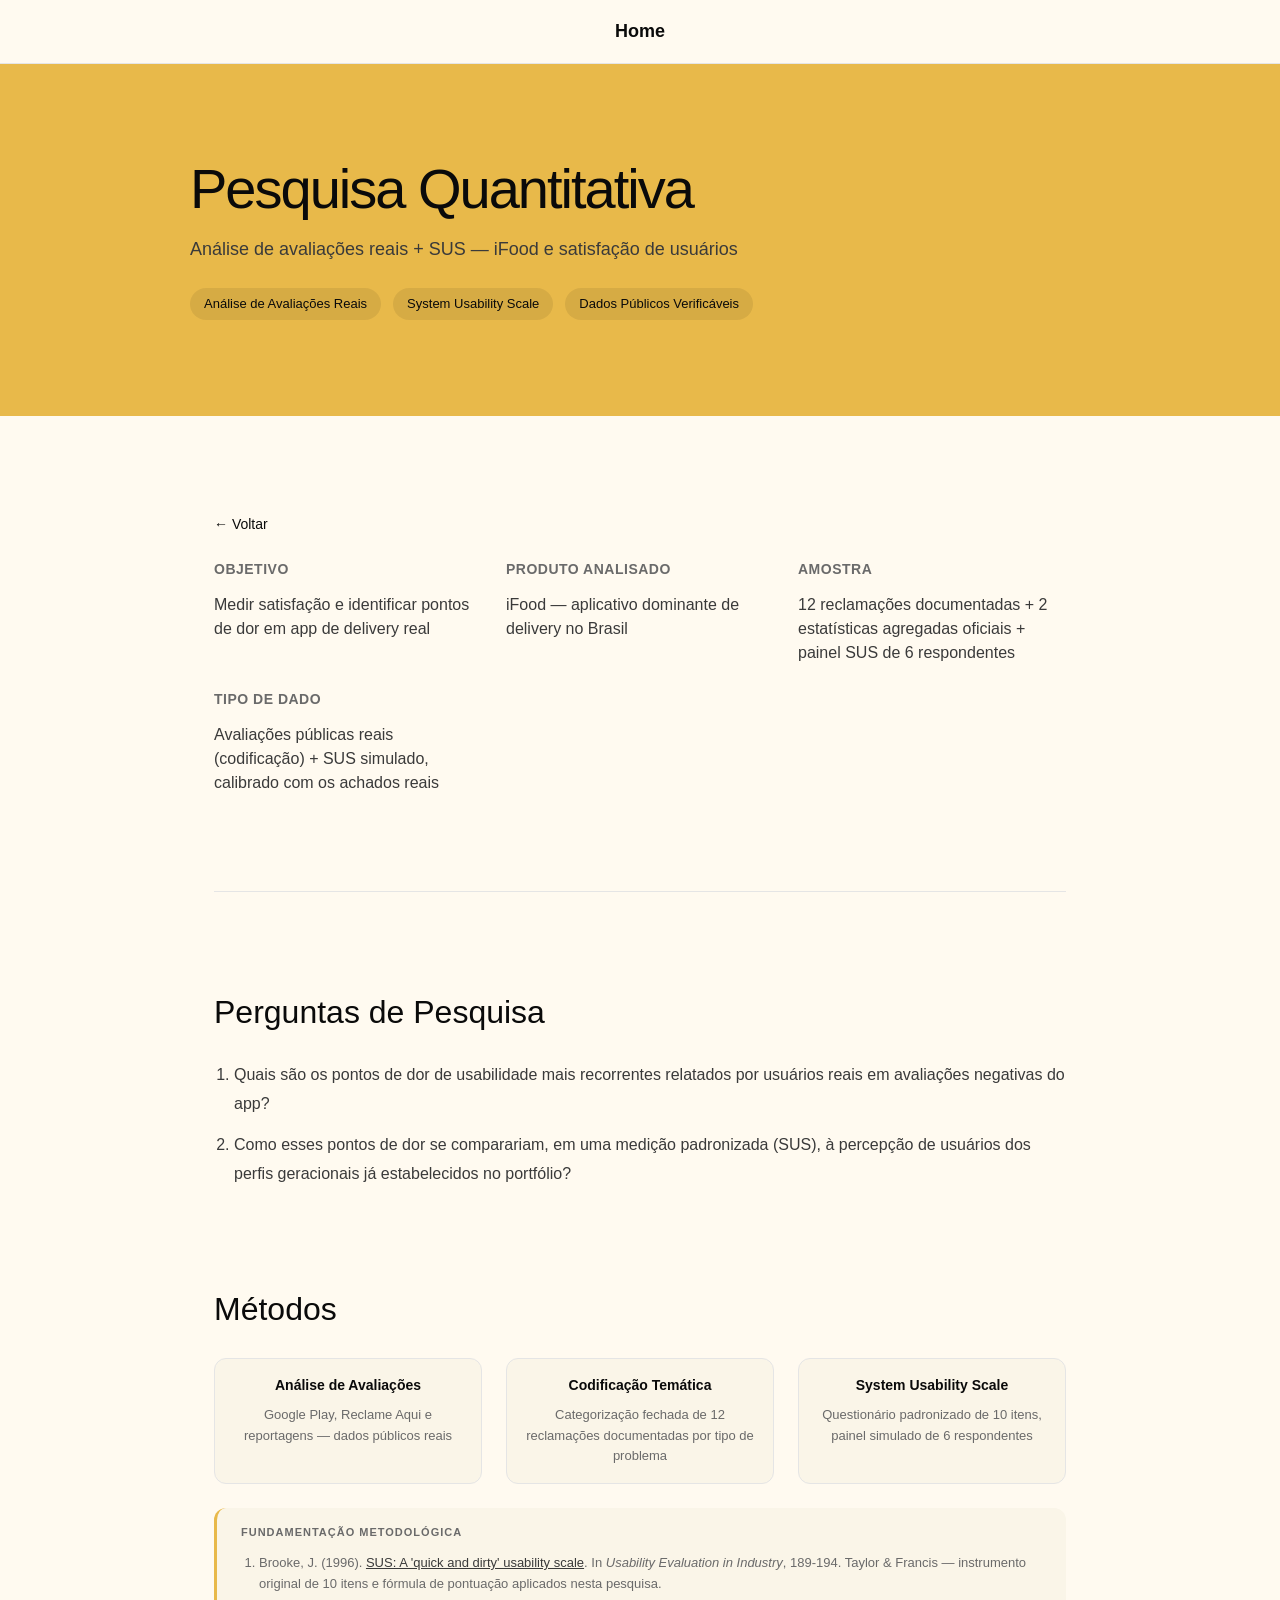
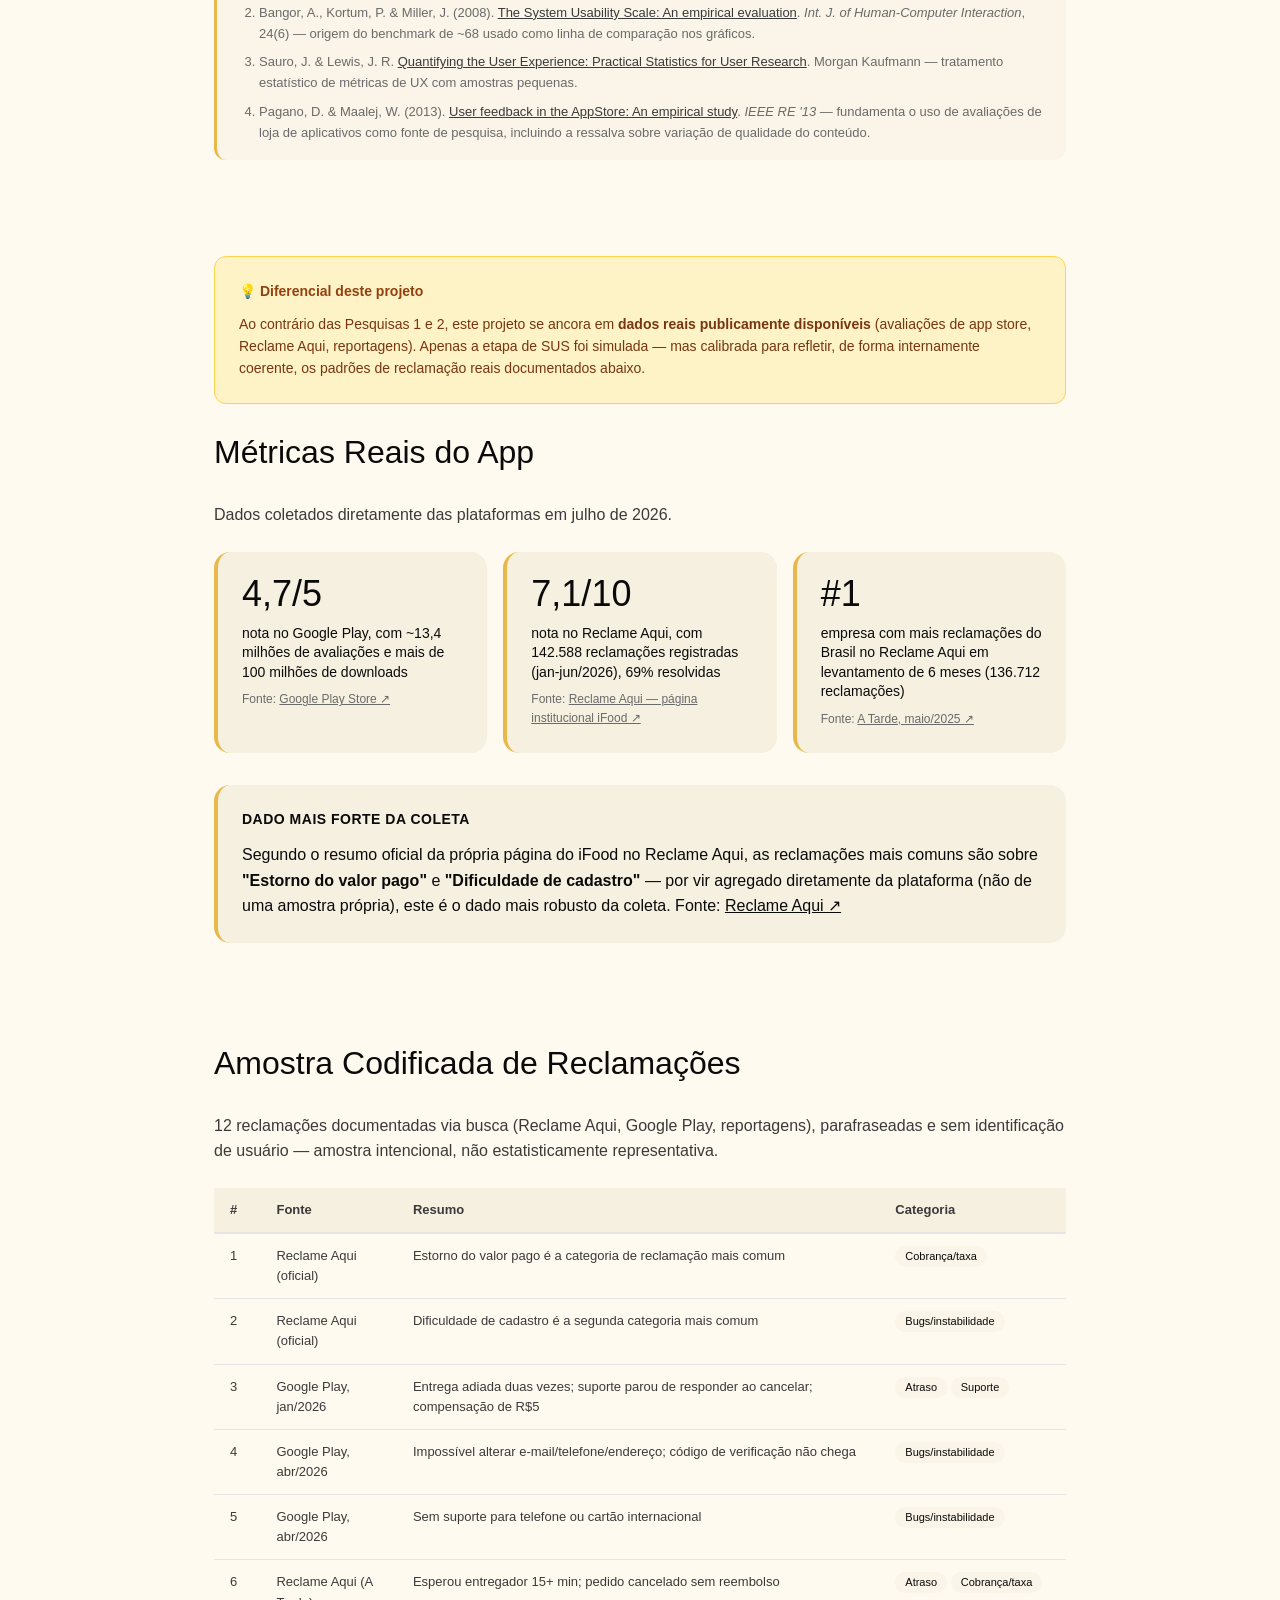
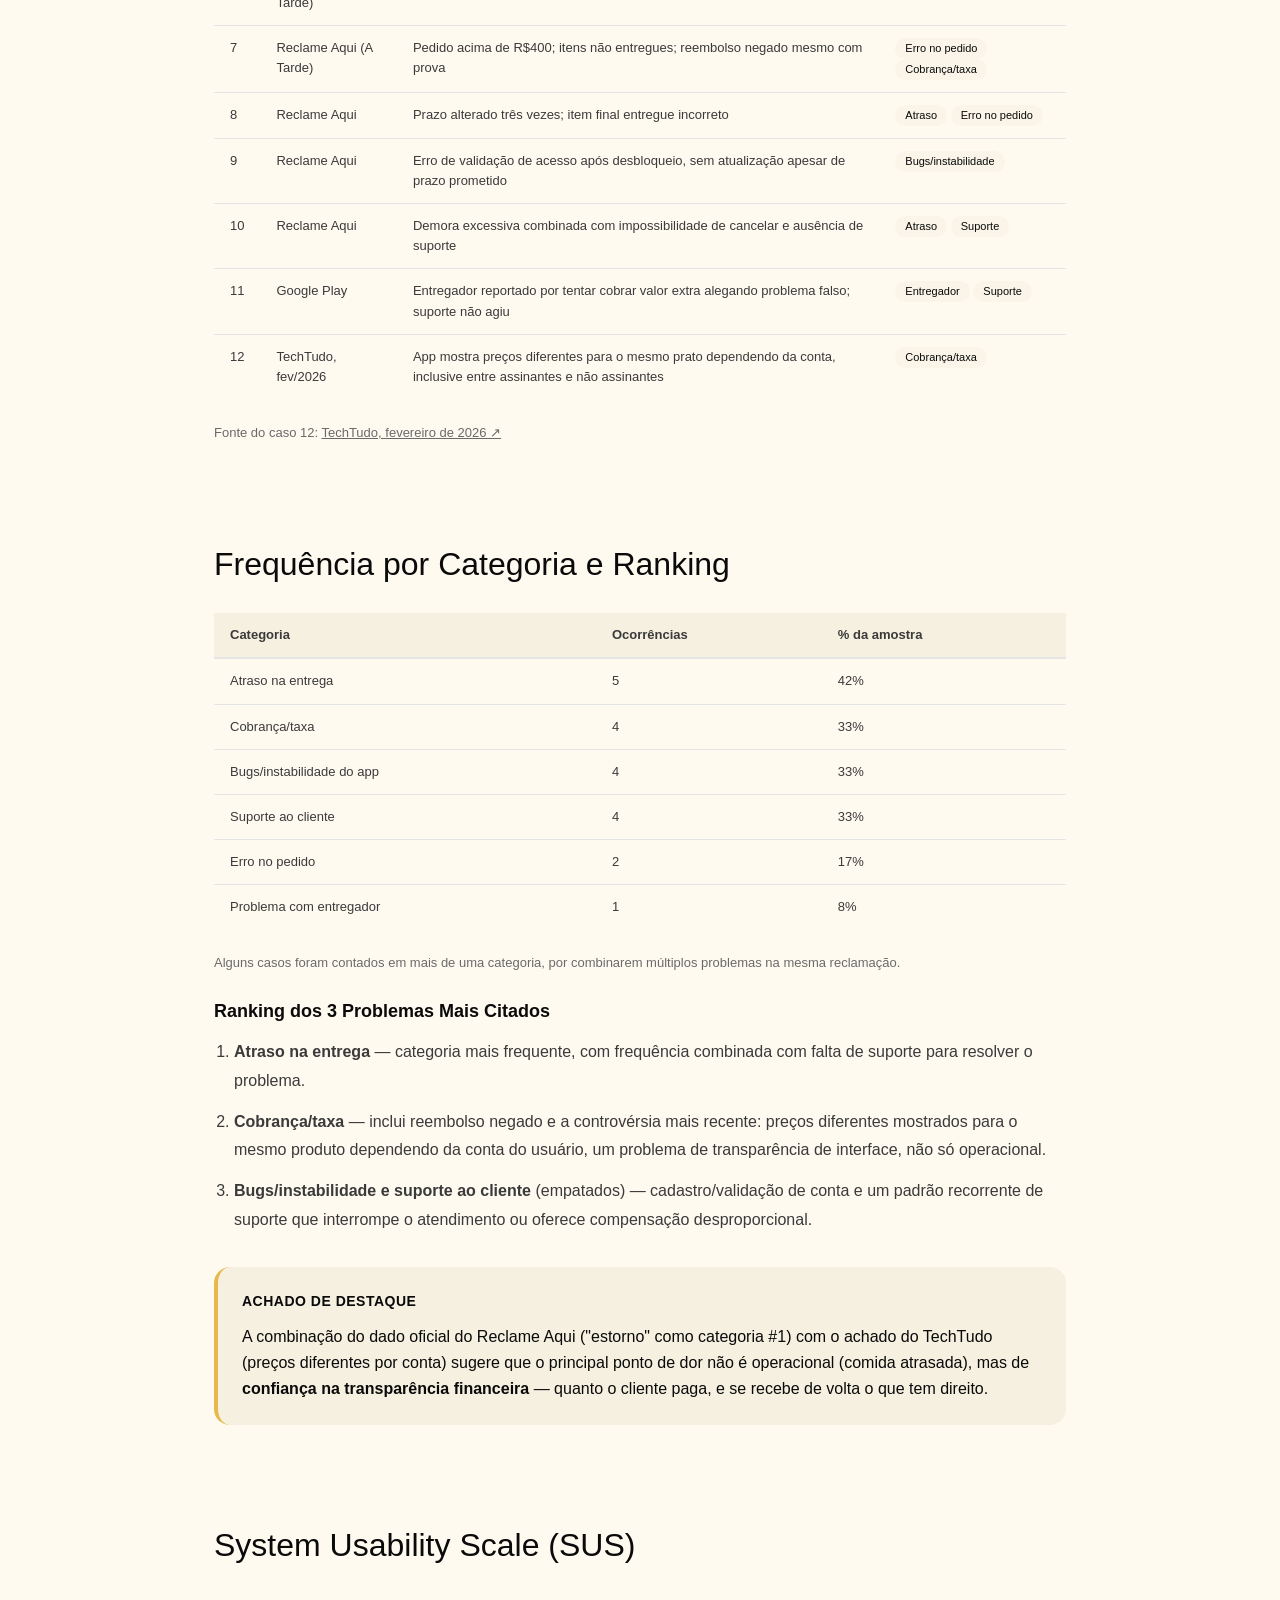
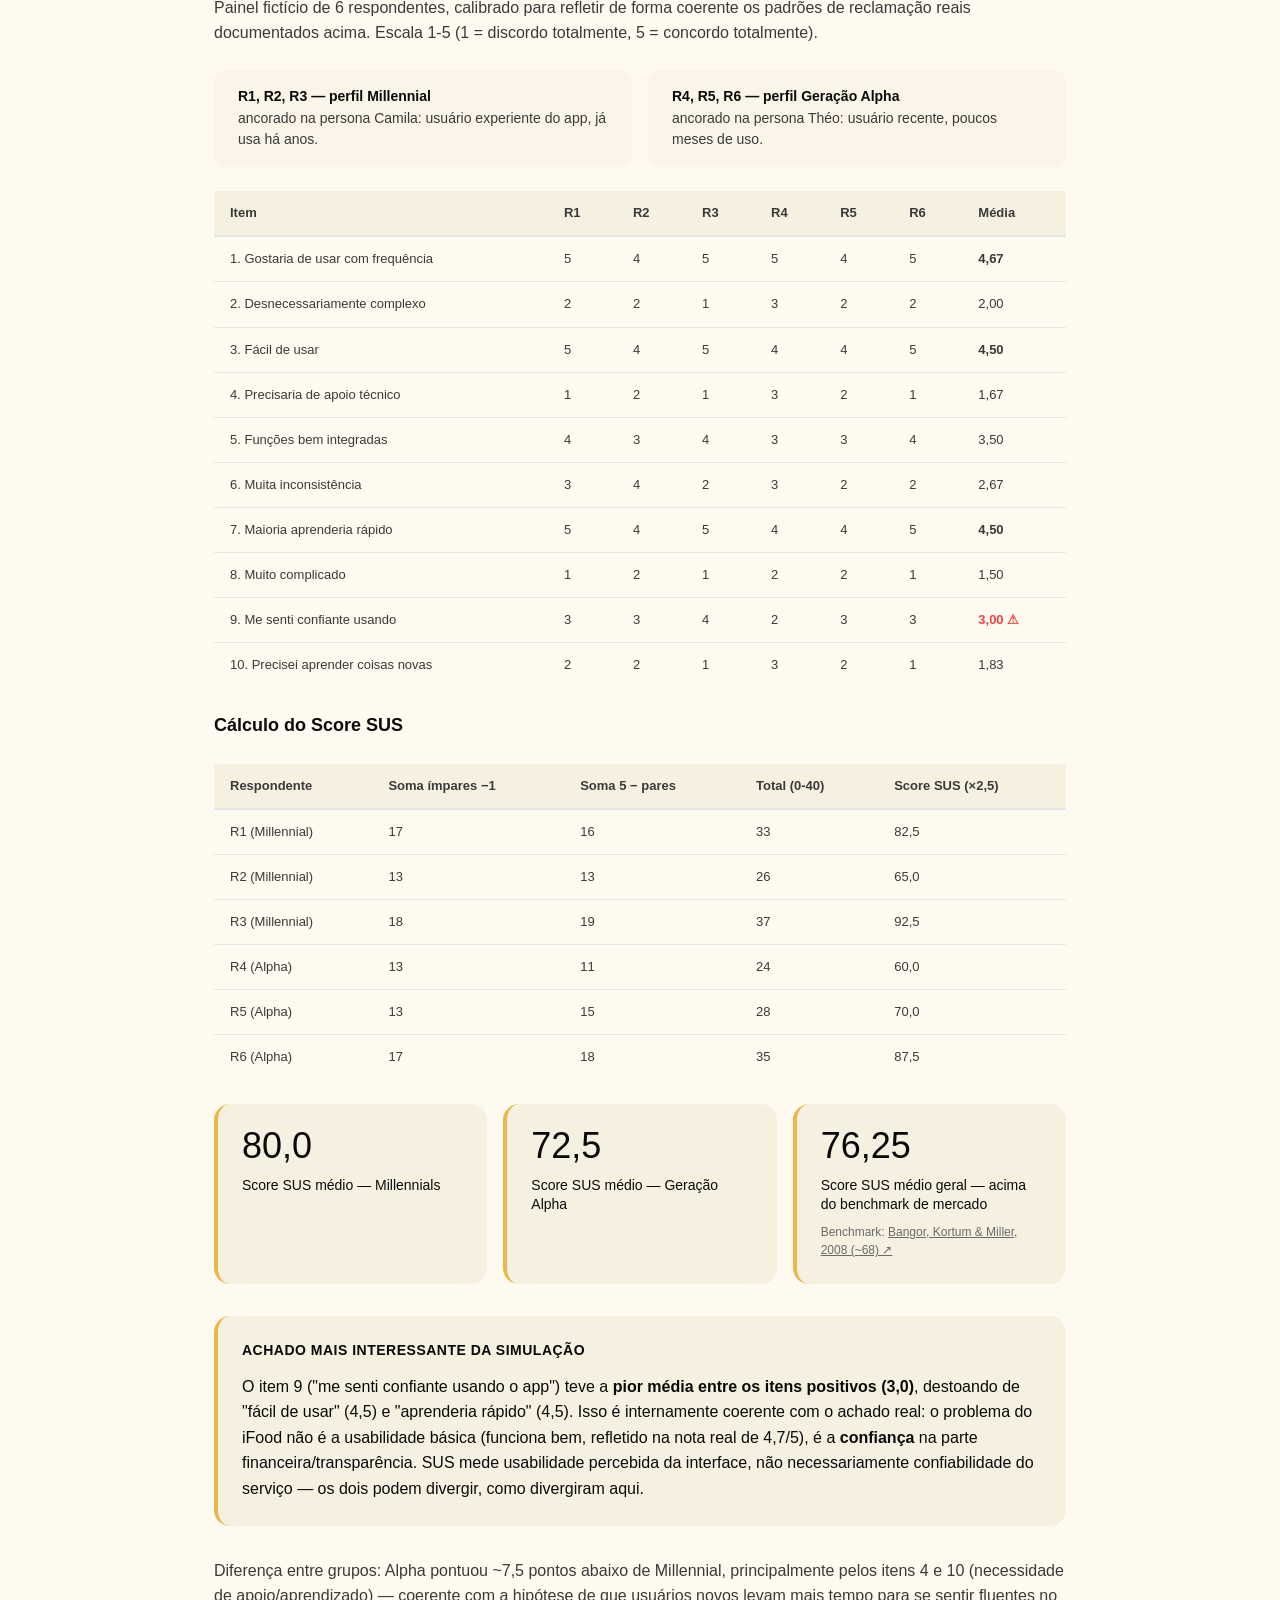
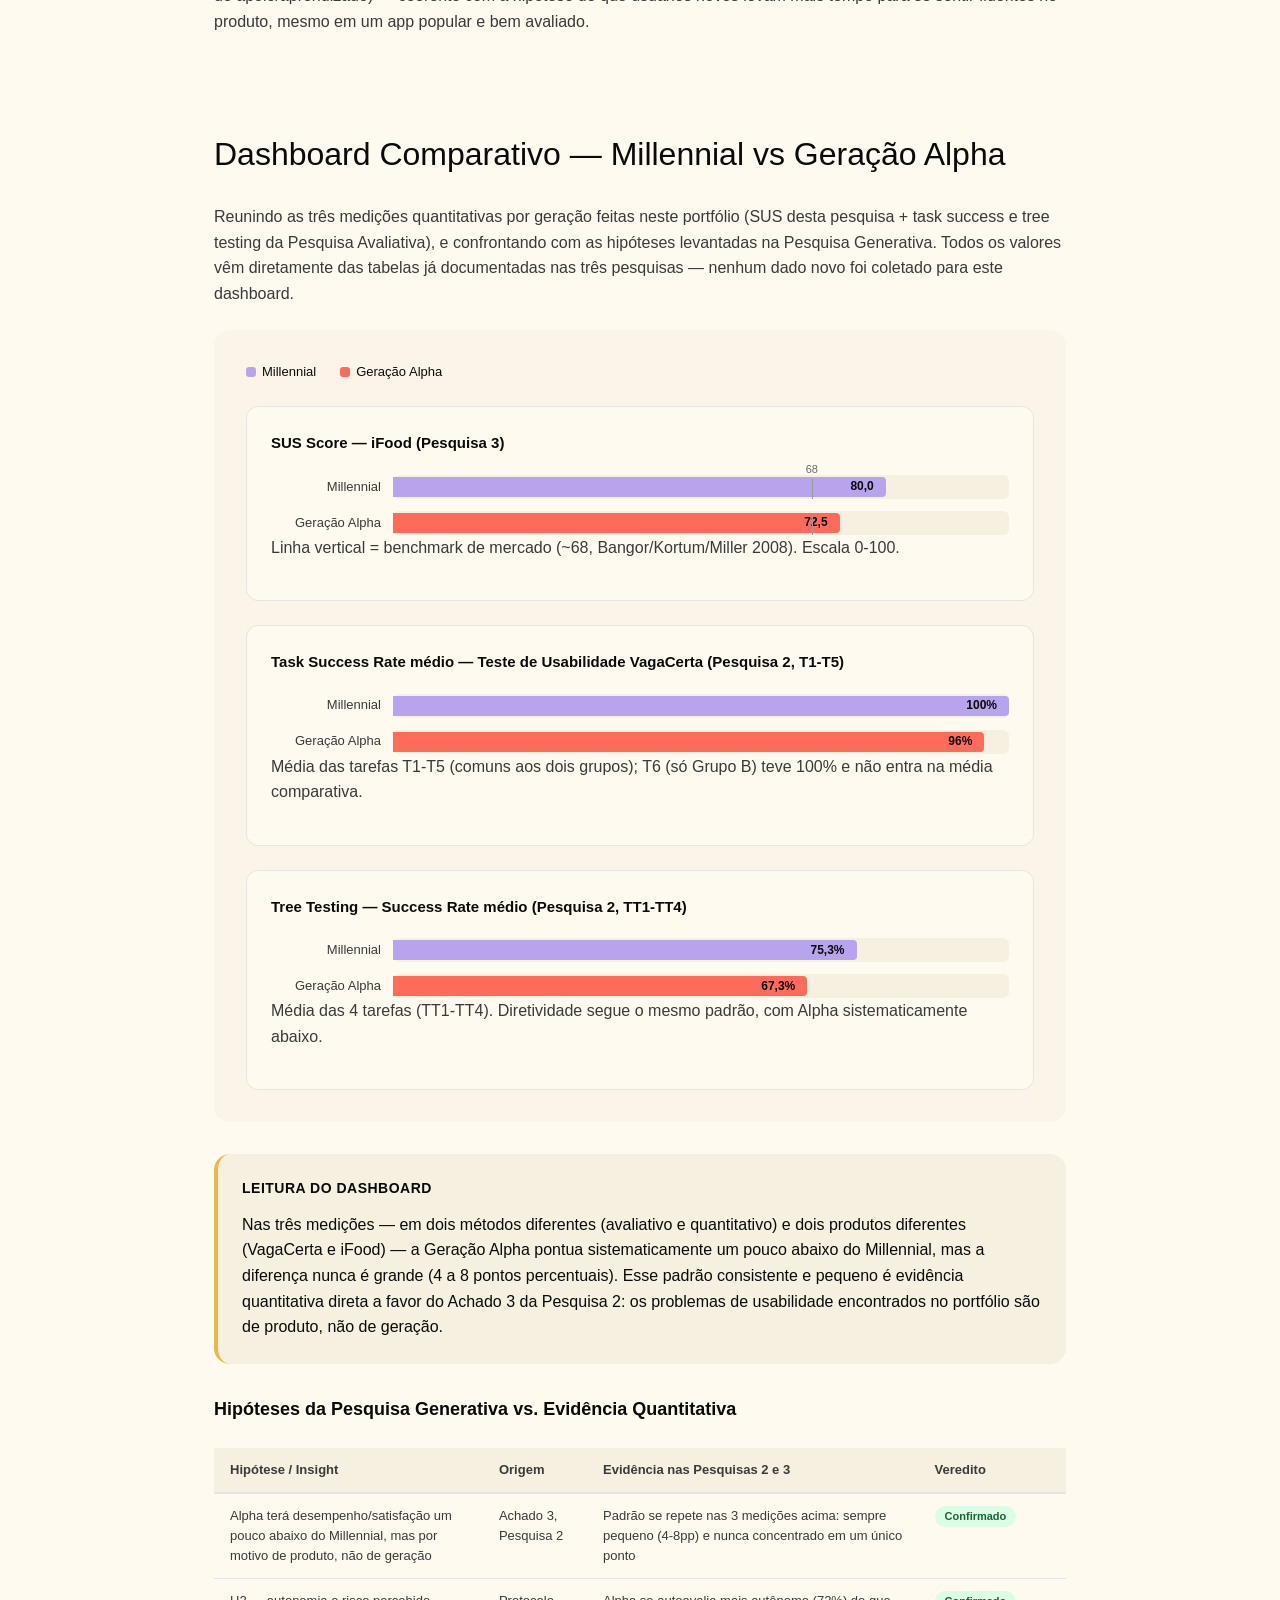
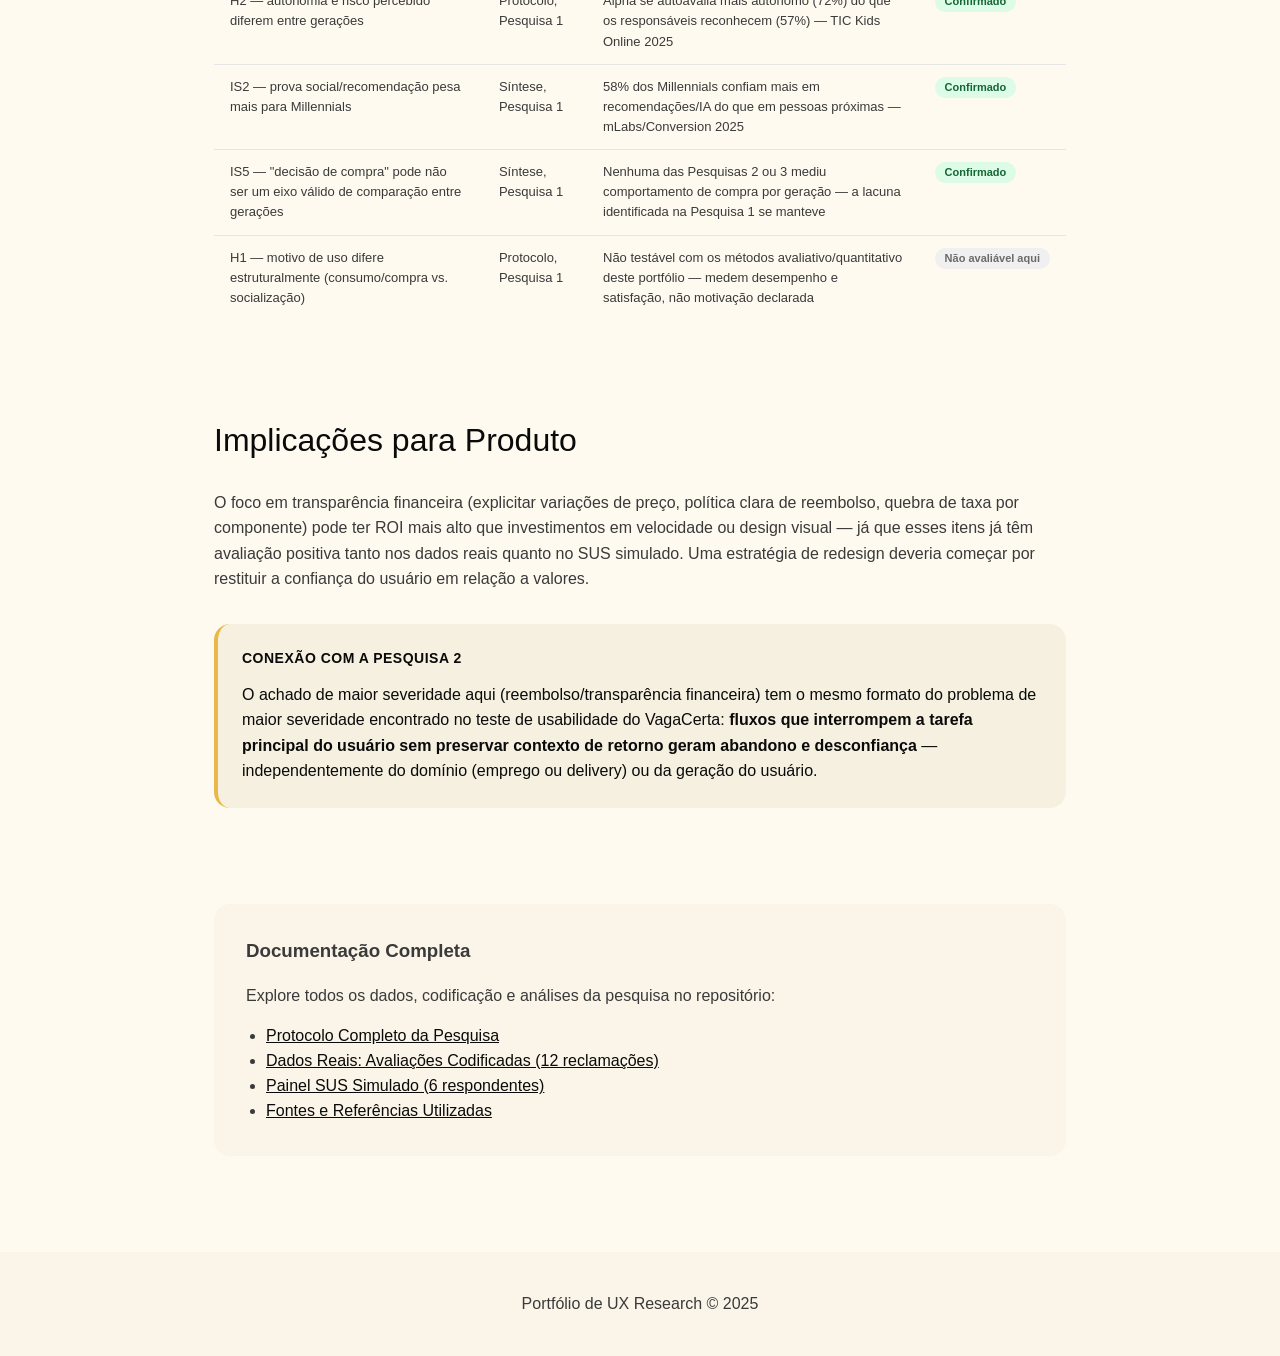
<file: case-03-quantitativa.html>
<!doctype html>
<html lang="pt-BR">
<head>
  <meta charset="UTF-8">
  <meta name="viewport" content="width=device-width, initial-scale=1">
  <title>Pesquisa Quantitativa — Análise de Dados e SUS</title>
  <link rel="stylesheet" href="design-system/tokens.css">
  <style>
    .top-nav {
      position: sticky;
      top: 0;
      background: var(--color-canvas);
      border-bottom: 1px solid var(--color-hairline);
      z-index: 100;
    }
    .top-nav .container {
      display: flex;
      align-items: center;
      justify-content: space-between;
      padding: 0 var(--space-lg);
      height: 64px;
    }
    .top-nav .logo {
      font-family: var(--font-display);
      font-size: 18px;
      font-weight: 600;
      color: var(--color-ink);
      text-decoration: none;
    }

    /* Hero section */
    .hero-case {
      background: var(--color-brand-ochre);
      color: var(--color-ink);
      padding: var(--space-section) var(--space-lg);
    }
    .hero-case .container {
      max-width: 900px;
      margin: 0 auto;
    }
    .hero-case h1 {
      margin: 0 0 var(--space-md) 0;
      color: var(--color-ink);
    }
    .hero-case p {
      font-size: 18px;
      line-height: 1.6;
      margin: 0;
      color: var(--color-body);
    }
    .hero-tags {
      display: flex;
      flex-wrap: wrap;
      gap: var(--space-sm);
      margin-top: var(--space-lg);
    }
    .hero-tag {
      display: inline-flex;
      padding: 6px 14px;
      border-radius: var(--radius-pill);
      background: rgba(10,10,10,0.08);
      color: var(--color-ink);
      font-size: 13px;
      font-weight: 500;
    }

    /* Content section */
    .case-content {
      max-width: 900px;
      margin: 0 auto;
      padding: var(--space-section) var(--space-lg);
      background: var(--color-canvas);
    }

    /* Overview grid */
    .overview-grid {
      display: grid;
      grid-template-columns: repeat(auto-fit, minmax(200px, 1fr));
      gap: var(--space-lg);
      margin-bottom: var(--space-section);
      padding-bottom: var(--space-section);
      border-bottom: 1px solid var(--color-hairline);
    }
    .overview-item h3 {
      margin: 0 0 var(--space-sm) 0;
      font-size: 14px;
      font-weight: 600;
      text-transform: uppercase;
      letter-spacing: 0.5px;
      color: var(--color-muted);
    }
    .overview-item p {
      margin: 0;
      font-size: 16px;
      color: var(--color-body);
      line-height: 1.5;
    }

    /* Section styling */
    .case-section {
      margin-bottom: var(--space-section);
    }
    .case-section h2 {
      margin: 0 0 var(--space-lg) 0;
      font-size: 32px;
      font-weight: 500;
      color: var(--color-ink);
    }
    .case-section h3 {
      margin: var(--space-lg) 0 var(--space-sm) 0;
      font-size: 18px;
      font-weight: 600;
      color: var(--color-ink);
    }
    .case-section h4 {
      margin: var(--space-lg) 0 var(--space-xs) 0;
      font-size: 16px;
      font-weight: 600;
      color: var(--color-ink);
    }
    .case-section p {
      margin: 0 0 var(--space-md) 0;
      font-size: 16px;
      line-height: 1.6;
      color: var(--color-body);
    }
    .case-section ul, .case-section ol {
      margin: 0 0 var(--space-lg) 0;
      padding-left: 20px;
      color: var(--color-body);
      line-height: 1.8;
    }
    .case-section li {
      margin-bottom: var(--space-sm);
    }
    .section-intro {
      color: var(--color-muted);
      font-size: 15px;
      margin-bottom: var(--space-lg);
    }

    /* Highlight card */
    .highlight-card {
      background: var(--color-surface-card);
      border-left: 4px solid var(--color-brand-ochre);
      border-radius: var(--radius-lg);
      padding: var(--space-lg);
      margin: var(--space-xl) 0;
    }
    .highlight-card h4 {
      margin: 0 0 var(--space-sm) 0;
      font-size: 14px;
      font-weight: 600;
      text-transform: uppercase;
      letter-spacing: 0.5px;
      color: var(--color-ink);
    }
    .highlight-card p {
      margin: 0;
      font-size: 16px;
      color: var(--color-ink);
      font-weight: 500;
      line-height: 1.6;
    }

    /* Generic data table */
    .data-table {
      width: 100%;
      border-collapse: collapse;
      margin: var(--space-lg) 0;
      font-size: 13px;
    }
    .data-table th {
      text-align: left;
      background: var(--color-surface-card);
      padding: var(--space-sm) var(--space-md);
      font-weight: 600;
      border-bottom: 2px solid var(--color-hairline);
      white-space: nowrap;
    }
    .data-table td {
      padding: var(--space-sm) var(--space-md);
      border-bottom: 1px solid var(--color-hairline);
      vertical-align: top;
    }
    .data-table tr:last-child td {
      border-bottom: none;
    }
    .table-scroll {
      overflow-x: auto;
      margin: var(--space-lg) 0;
    }
    .table-scroll .data-table {
      margin: 0;
    }
    .severity-alta { color: #ef4444; font-weight: 600; }
    .severity-media { color: #f59e0b; font-weight: 600; }
    .severity-baixa { color: var(--color-muted); font-weight: 600; }

    /* Methods grid */
    .methods-grid {
      display: grid;
      grid-template-columns: repeat(auto-fit, minmax(220px, 1fr));
      gap: var(--space-lg);
      margin: var(--space-lg) 0;
    }
    .method-badge {
      background: var(--color-surface-soft);
      border: 1px solid var(--color-hairline);
      border-radius: var(--radius-md);
      padding: var(--space-md);
      text-align: center;
    }
    .method-badge strong {
      display: block;
      font-size: 14px;
      font-weight: 600;
      color: var(--color-ink);
      margin-bottom: var(--space-xs);
    }
    .method-badge p {
      margin: 0;
      font-size: 13px;
      color: var(--color-muted);
    }

    /* Referências metodológicas */
    .method-refs {
      background: var(--color-surface-soft);
      border-left: 3px solid var(--color-brand-ochre);
      border-radius: var(--radius-md);
      padding: var(--space-md) var(--space-lg);
      margin-top: var(--space-lg);
    }
    .method-refs h4 {
      margin: 0 0 var(--space-sm) 0;
      font-size: 11px;
      font-weight: 600;
      text-transform: uppercase;
      letter-spacing: 1px;
      color: var(--color-muted);
    }
    .method-refs ol {
      margin: 0;
      padding-left: 18px;
      font-size: 13px;
      color: var(--color-muted);
      line-height: 1.6;
    }
    .method-refs li {
      margin-bottom: var(--space-xs);
    }
    .method-refs li:last-child {
      margin-bottom: 0;
    }
    .method-refs a {
      color: var(--color-body);
      text-decoration: underline;
    }
    .method-refs a:hover {
      color: var(--color-ink);
    }

    /* Stats grid (métricas reais do app) */
    .stats-grid {
      display: grid;
      grid-template-columns: repeat(auto-fit, minmax(200px, 1fr));
      gap: var(--space-md);
      margin: var(--space-lg) 0;
    }
    .stat-card {
      background: var(--color-surface-card);
      border-left: 4px solid var(--color-brand-ochre);
      border-radius: var(--radius-lg);
      padding: var(--space-lg);
    }
    .stat-number {
      font-family: var(--font-display);
      font-size: 36px;
      font-weight: 500;
      color: var(--color-ink);
      line-height: 1;
      margin-bottom: var(--space-sm);
    }
    .stat-label {
      font-size: 14px;
      color: var(--color-ink);
      font-weight: 500;
      line-height: 1.4;
      margin-bottom: var(--space-xs);
    }
    .stat-source {
      font-size: 12px;
      color: var(--color-muted);
    }
    .stat-source a {
      color: var(--color-muted);
      text-decoration: underline;
    }
    .stat-source a:hover {
      color: var(--color-ink);
    }

    /* Dashboard comparativo — cores reservadas do design system (lavender/peach→coral) */
    .dashboard-panel {
      background: var(--color-surface-soft);
      border-radius: var(--radius-lg);
      padding: var(--space-xl);
      margin: var(--space-lg) 0;
    }
    .chart-legend {
      display: flex;
      gap: var(--space-lg);
      margin-bottom: var(--space-lg);
      font-size: 13px;
      color: var(--color-ink);
      font-weight: 500;
    }
    .legend-item {
      display: inline-flex;
      align-items: center;
      gap: 6px;
    }
    .legend-swatch {
      width: 10px;
      height: 10px;
      border-radius: 3px;
      display: inline-block;
    }
    .swatch-millennial { background: var(--color-brand-lavender); }
    .swatch-alpha { background: var(--color-brand-coral); }

    .chart-block {
      background: var(--color-canvas);
      border: 1px solid var(--color-hairline);
      border-radius: var(--radius-md);
      padding: var(--space-lg);
      margin-bottom: var(--space-lg);
    }
    .chart-block:last-child { margin-bottom: 0; }
    .chart-block h4 {
      margin: 0 0 var(--space-md) 0;
      font-size: 15px;
      font-weight: 600;
      color: var(--color-ink);
    }
    .bar-chart {
      display: flex;
      flex-direction: column;
      gap: var(--space-sm);
      position: relative;
      padding-top: 4px;
    }
    .bar-row {
      display: grid;
      grid-template-columns: 110px 1fr;
      align-items: center;
      gap: var(--space-sm);
    }
    .bar-row-label {
      font-size: 13px;
      color: var(--color-body);
      text-align: right;
    }
    .bar-track {
      position: relative;
      height: 24px;
      background: var(--color-surface-card);
      border-radius: var(--radius-xs);
    }
    .bar-fill {
      height: 20px;
      margin-top: 2px;
      border-radius: 0 4px 4px 0;
      display: flex;
      align-items: center;
      justify-content: flex-end;
      padding-right: var(--space-sm);
      transition: filter 0.15s ease;
      outline-offset: 2px;
    }
    .bar-fill:hover, .bar-fill:focus-visible {
      filter: brightness(0.94);
    }
    .fill-millennial { background: var(--color-brand-lavender); }
    .fill-alpha { background: var(--color-brand-coral); }
    .bar-value {
      font-size: 12px;
      font-weight: 600;
      color: var(--color-ink);
      white-space: nowrap;
    }
    .benchmark-line {
      position: absolute;
      top: 4px;
      bottom: 0;
      width: 1px;
      background: var(--color-muted-soft);
    }
    .benchmark-tag {
      position: absolute;
      top: -18px;
      left: 0;
      transform: translateX(-50%);
      font-size: 11px;
      color: var(--color-muted);
      white-space: nowrap;
    }
    .chart-note {
      margin: var(--space-sm) 0 0 0;
      font-size: 12px;
      color: var(--color-muted);
    }

    /* Hypothesis vs evidence table */
    .verdict-badge {
      display: inline-flex;
      align-items: center;
      gap: 4px;
      padding: 2px 10px;
      border-radius: var(--radius-pill);
      font-size: 11px;
      font-weight: 600;
      white-space: nowrap;
    }
    .verdict-confirmado { background: #dcfce7; color: #166534; }
    .verdict-parcial { background: #fef3c7; color: #92400e; }
    .verdict-na { background: #f0f0f0; color: var(--color-muted); }

    /* Category badge (reusa badge-pill do design system) */
    .category-badge {
      display: inline-flex;
      padding: 2px 10px;
      border-radius: var(--radius-pill);
      background: var(--color-surface-soft);
      color: var(--color-ink);
      font-size: 11px;
      font-weight: 500;
      white-space: nowrap;
    }

    /* Panel composition box */
    .panel-box {
      display: grid;
      grid-template-columns: repeat(auto-fit, minmax(240px, 1fr));
      gap: var(--space-md);
      margin: var(--space-lg) 0;
    }
    .panel-group {
      background: var(--color-surface-soft);
      border-radius: var(--radius-md);
      padding: var(--space-md) var(--space-lg);
      font-size: 14px;
      color: var(--color-body);
    }
    .panel-group strong {
      color: var(--color-ink);
    }

    /* Achado item */
    .achado-item {
      border: 1px solid var(--color-hairline);
      border-radius: var(--radius-md);
      padding: var(--space-md) var(--space-lg);
      margin-bottom: var(--space-md);
    }
    .achado-item h4 {
      margin: 0 0 var(--space-xs) 0;
      font-size: 14px;
      font-weight: 600;
      color: var(--color-ink);
    }
    .achado-item p {
      margin: 0;
      font-size: 14px;
      color: var(--color-body);
      line-height: 1.6;
    }

    /* Data notice */
    .data-highlight {
      background: #fef3c7;
      border: 1px solid #fcd34d;
      border-radius: var(--radius-md);
      padding: var(--space-lg);
      margin: var(--space-lg) 0;
    }
    .data-highlight h4 {
      margin: 0 0 var(--space-sm) 0;
      color: #92400e;
      font-size: 14px;
      font-weight: 600;
    }
    .data-highlight p {
      margin: 0;
      color: #78350f;
      font-size: 14px;
    }

    /* Links section */
    .documentation-links {
      background: var(--color-surface-soft);
      border-radius: var(--radius-lg);
      padding: var(--space-xl);
      margin-top: var(--space-section);
    }
    .documentation-links h3 {
      margin-top: 0;
    }
    .documentation-links ul {
      margin: 0;
      padding-left: 20px;
    }
    .documentation-links a {
      color: var(--color-ink);
      text-decoration: underline;
    }
    .documentation-links a:hover {
      color: var(--color-brand-ochre);
    }

    /* Back button */
    .back-button {
      display: inline-flex;
      align-items: center;
      gap: var(--space-xs);
      text-decoration: none;
      color: var(--color-ink);
      font-size: 14px;
      margin-bottom: var(--space-lg);
    }
    .back-button:hover {
      color: var(--color-brand-ochre);
    }

    /* Footer */
    .footer {
      background: var(--color-surface-soft);
      text-align: center;
      padding: var(--space-lg);
      color: var(--color-body);
    }

    @media (max-width: 768px) {
      .hero-case h1 { font-size: 28px; }
      .case-section h2 { font-size: 24px; }
      .overview-grid { grid-template-columns: 1fr; }
      .data-table { font-size: 12px; }
      .data-table th, .data-table td { padding: var(--space-xs) var(--space-sm); }
    }
  </style>
</head>
<body>
  <!-- Navigation -->
  <nav class="top-nav">
    <div class="container">
      <a href="index.html" class="logo">Home</a>
    </div>
  </nav>

  <!-- Hero -->
  <section class="hero-case">
    <div class="container">
      <h1 class="display-lg">Pesquisa Quantitativa</h1>
      <p>Análise de avaliações reais + SUS — iFood e satisfação de usuários</p>
      <div class="hero-tags">
        <span class="hero-tag">Análise de Avaliações Reais</span>
        <span class="hero-tag">System Usability Scale</span>
        <span class="hero-tag">Dados Públicos Verificáveis</span>
      </div>
    </div>
  </section>

  <!-- Content -->
  <div class="case-content">
    <div class="container">
      <a href="index.html" class="back-button">← Voltar</a>

      <!-- Overview -->
      <div class="overview-grid">
        <div class="overview-item">
          <h3>Objetivo</h3>
          <p>Medir satisfação e identificar pontos de dor em app de delivery real</p>
        </div>
        <div class="overview-item">
          <h3>Produto Analisado</h3>
          <p>iFood — aplicativo dominante de delivery no Brasil</p>
        </div>
        <div class="overview-item">
          <h3>Amostra</h3>
          <p>12 reclamações documentadas + 2 estatísticas agregadas oficiais + painel SUS de 6 respondentes</p>
        </div>
        <div class="overview-item">
          <h3>Tipo de Dado</h3>
          <p>Avaliações públicas reais (codificação) + SUS simulado, calibrado com os achados reais</p>
        </div>
      </div>

      <!-- Pergunta de Pesquisa -->
      <section class="case-section">
        <h2>Perguntas de Pesquisa</h2>
        <ol>
          <li>Quais são os pontos de dor de usabilidade mais recorrentes relatados por usuários reais em avaliações negativas do app?</li>
          <li>Como esses pontos de dor se comparariam, em uma medição padronizada (SUS), à percepção de usuários dos perfis geracionais já estabelecidos no portfólio?</li>
        </ol>
      </section>

      <!-- Métodos -->
      <section class="case-section">
        <h2>Métodos</h2>
        <div class="methods-grid">
          <div class="method-badge">
            <strong>Análise de Avaliações</strong>
            <p>Google Play, Reclame Aqui e reportagens — dados públicos reais</p>
          </div>
          <div class="method-badge">
            <strong>Codificação Temática</strong>
            <p>Categorização fechada de 12 reclamações documentadas por tipo de problema</p>
          </div>
          <div class="method-badge">
            <strong>System Usability Scale</strong>
            <p>Questionário padronizado de 10 itens, painel simulado de 6 respondentes</p>
          </div>
        </div>
        <div class="method-refs">
          <h4>Fundamentação metodológica</h4>
          <ol>
            <li>Brooke, J. (1996). <a href="https://www.researchgate.net/publication/319394819_SUS_--_a_quick_and_dirty_usability_scale" target="_blank" rel="noopener">SUS: A 'quick and dirty' usability scale</a>. In <em>Usability Evaluation in Industry</em>, 189-194. Taylor &amp; Francis — instrumento original de 10 itens e fórmula de pontuação aplicados nesta pesquisa.</li>
            <li>Bangor, A., Kortum, P. &amp; Miller, J. (2008). <a href="https://www.researchgate.net/publication/200553206_The_System_Usability_Scale_SUS_an_Empirical_evaluation" target="_blank" rel="noopener">The System Usability Scale: An empirical evaluation</a>. <em>Int. J. of Human-Computer Interaction</em>, 24(6) — origem do benchmark de ~68 usado como linha de comparação nos gráficos.</li>
            <li>Sauro, J. &amp; Lewis, J. R. <a href="https://measuringu.com/book/quantifying-the-user-experience-practical-statistics-for-user-research/" target="_blank" rel="noopener">Quantifying the User Experience: Practical Statistics for User Research</a>. Morgan Kaufmann — tratamento estatístico de métricas de UX com amostras pequenas.</li>
            <li>Pagano, D. &amp; Maalej, W. (2013). <a href="https://www.researchgate.net/publication/260156697_User_Feedback_in_the_AppStore_An_Empirical_Study" target="_blank" rel="noopener">User feedback in the AppStore: An empirical study</a>. <em>IEEE RE '13</em> — fundamenta o uso de avaliações de loja de aplicativos como fonte de pesquisa, incluindo a ressalva sobre variação de qualidade do conteúdo.</li>
          </ol>
        </div>
      </section>

      <!-- Data notice -->
      <div class="data-highlight">
        <h4>💡 Diferencial deste projeto</h4>
        <p>Ao contrário das Pesquisas 1 e 2, este projeto se ancora em <strong>dados reais publicamente disponíveis</strong> (avaliações de app store, Reclame Aqui, reportagens). Apenas a etapa de SUS foi simulada — mas calibrada para refletir, de forma internamente coerente, os padrões de reclamação reais documentados abaixo.</p>
      </div>

      <!-- Métricas reais do app -->
      <section class="case-section">
        <h2>Métricas Reais do App</h2>
        <p class="section-intro">Dados coletados diretamente das plataformas em julho de 2026.</p>
        <div class="stats-grid">
          <div class="stat-card">
            <div class="stat-number">4,7/5</div>
            <div class="stat-label">nota no Google Play, com ~13,4 milhões de avaliações e mais de 100 milhões de downloads</div>
            <div class="stat-source">Fonte: <a href="https://play.google.com/store/apps/details?id=br.com.brainweb.ifood&hl=en_US" target="_blank" rel="noopener">Google Play Store ↗</a></div>
          </div>
          <div class="stat-card">
            <div class="stat-number">7,1/10</div>
            <div class="stat-label">nota no Reclame Aqui, com 142.588 reclamações registradas (jan-jun/2026), 69% resolvidas</div>
            <div class="stat-source">Fonte: <a href="https://www.reclameaqui.com.br/empresa/ifood/sobre/" target="_blank" rel="noopener">Reclame Aqui — página institucional iFood ↗</a></div>
          </div>
          <div class="stat-card">
            <div class="stat-number">#1</div>
            <div class="stat-label">empresa com mais reclamações do Brasil no Reclame Aqui em levantamento de 6 meses (136.712 reclamações)</div>
            <div class="stat-source">Fonte: <a href="https://atarde.com.br/economia/ifood-e-empresa-com-mais-reclamacoes-do-brasil-nos-ultimos-seis-meses-aponta-plataforma-1329186" target="_blank" rel="noopener">A Tarde, maio/2025 ↗</a></div>
          </div>
        </div>
        <div class="highlight-card">
          <h4>Dado mais forte da coleta</h4>
          <p>Segundo o resumo oficial da própria página do iFood no Reclame Aqui, as reclamações mais comuns são sobre <strong>"Estorno do valor pago"</strong> e <strong>"Dificuldade de cadastro"</strong> — por vir agregado diretamente da plataforma (não de uma amostra própria), este é o dado mais robusto da coleta. Fonte: <a href="https://www.reclameaqui.com.br/empresa/ifood/sobre/" target="_blank" rel="noopener" style="color:inherit;">Reclame Aqui ↗</a></p>
        </div>
      </section>

      <!-- Amostra codificada -->
      <section class="case-section">
        <h2>Amostra Codificada de Reclamações</h2>
        <p class="section-intro">12 reclamações documentadas via busca (Reclame Aqui, Google Play, reportagens), parafraseadas e sem identificação de usuário — amostra intencional, não estatisticamente representativa.</p>
        <div class="table-scroll">
          <table class="data-table">
            <thead>
              <tr><th>#</th><th>Fonte</th><th>Resumo</th><th>Categoria</th></tr>
            </thead>
            <tbody>
              <tr><td>1</td><td>Reclame Aqui (oficial)</td><td>Estorno do valor pago é a categoria de reclamação mais comum</td><td><span class="category-badge">Cobrança/taxa</span></td></tr>
              <tr><td>2</td><td>Reclame Aqui (oficial)</td><td>Dificuldade de cadastro é a segunda categoria mais comum</td><td><span class="category-badge">Bugs/instabilidade</span></td></tr>
              <tr><td>3</td><td>Google Play, jan/2026</td><td>Entrega adiada duas vezes; suporte parou de responder ao cancelar; compensação de R$5</td><td><span class="category-badge">Atraso</span> <span class="category-badge">Suporte</span></td></tr>
              <tr><td>4</td><td>Google Play, abr/2026</td><td>Impossível alterar e-mail/telefone/endereço; código de verificação não chega</td><td><span class="category-badge">Bugs/instabilidade</span></td></tr>
              <tr><td>5</td><td>Google Play, abr/2026</td><td>Sem suporte para telefone ou cartão internacional</td><td><span class="category-badge">Bugs/instabilidade</span></td></tr>
              <tr><td>6</td><td>Reclame Aqui (A Tarde)</td><td>Esperou entregador 15+ min; pedido cancelado sem reembolso</td><td><span class="category-badge">Atraso</span> <span class="category-badge">Cobrança/taxa</span></td></tr>
              <tr><td>7</td><td>Reclame Aqui (A Tarde)</td><td>Pedido acima de R$400; itens não entregues; reembolso negado mesmo com prova</td><td><span class="category-badge">Erro no pedido</span> <span class="category-badge">Cobrança/taxa</span></td></tr>
              <tr><td>8</td><td>Reclame Aqui</td><td>Prazo alterado três vezes; item final entregue incorreto</td><td><span class="category-badge">Atraso</span> <span class="category-badge">Erro no pedido</span></td></tr>
              <tr><td>9</td><td>Reclame Aqui</td><td>Erro de validação de acesso após desbloqueio, sem atualização apesar de prazo prometido</td><td><span class="category-badge">Bugs/instabilidade</span></td></tr>
              <tr><td>10</td><td>Reclame Aqui</td><td>Demora excessiva combinada com impossibilidade de cancelar e ausência de suporte</td><td><span class="category-badge">Atraso</span> <span class="category-badge">Suporte</span></td></tr>
              <tr><td>11</td><td>Google Play</td><td>Entregador reportado por tentar cobrar valor extra alegando problema falso; suporte não agiu</td><td><span class="category-badge">Entregador</span> <span class="category-badge">Suporte</span></td></tr>
              <tr><td>12</td><td>TechTudo, fev/2026</td><td>App mostra preços diferentes para o mesmo prato dependendo da conta, inclusive entre assinantes e não assinantes</td><td><span class="category-badge">Cobrança/taxa</span></td></tr>
            </tbody>
          </table>
        </div>
        <p style="font-size:13px;color:var(--color-muted);">Fonte do caso 12: <a href="https://www.techtudo.com.br/guia/2026/02/ifood-mostra-precos-diferentes-para-o-mesmo-prato-entenda-relatos-nas-redes-edapps.ghtml" target="_blank" rel="noopener" style="color:var(--color-muted);">TechTudo, fevereiro de 2026 ↗</a></p>
      </section>

      <!-- Tabela de frequência e ranking -->
      <section class="case-section">
        <h2>Frequência por Categoria e Ranking</h2>
        <div class="table-scroll">
          <table class="data-table">
            <thead>
              <tr><th>Categoria</th><th>Ocorrências</th><th>% da amostra</th></tr>
            </thead>
            <tbody>
              <tr><td>Atraso na entrega</td><td>5</td><td>42%</td></tr>
              <tr><td>Cobrança/taxa</td><td>4</td><td>33%</td></tr>
              <tr><td>Bugs/instabilidade do app</td><td>4</td><td>33%</td></tr>
              <tr><td>Suporte ao cliente</td><td>4</td><td>33%</td></tr>
              <tr><td>Erro no pedido</td><td>2</td><td>17%</td></tr>
              <tr><td>Problema com entregador</td><td>1</td><td>8%</td></tr>
            </tbody>
          </table>
        </div>
        <p style="font-size:13px;color:var(--color-muted);">Alguns casos foram contados em mais de uma categoria, por combinarem múltiplos problemas na mesma reclamação.</p>

        <h3>Ranking dos 3 Problemas Mais Citados</h3>
        <ol>
          <li><strong>Atraso na entrega</strong> — categoria mais frequente, com frequência combinada com falta de suporte para resolver o problema.</li>
          <li><strong>Cobrança/taxa</strong> — inclui reembolso negado e a controvérsia mais recente: preços diferentes mostrados para o mesmo produto dependendo da conta do usuário, um problema de transparência de interface, não só operacional.</li>
          <li><strong>Bugs/instabilidade e suporte ao cliente</strong> (empatados) — cadastro/validação de conta e um padrão recorrente de suporte que interrompe o atendimento ou oferece compensação desproporcional.</li>
        </ol>

        <div class="highlight-card">
          <h4>Achado de Destaque</h4>
          <p>A combinação do dado oficial do Reclame Aqui ("estorno" como categoria #1) com o achado do TechTudo (preços diferentes por conta) sugere que o principal ponto de dor não é operacional (comida atrasada), mas de <strong>confiança na transparência financeira</strong> — quanto o cliente paga, e se recebe de volta o que tem direito.</p>
        </div>
      </section>

      <!-- SUS -->
      <section class="case-section">
        <h2>System Usability Scale (SUS)</h2>
        <p class="section-intro">Painel fictício de 6 respondentes, calibrado para refletir de forma coerente os padrões de reclamação reais documentados acima. Escala 1-5 (1 = discordo totalmente, 5 = concordo totalmente).</p>

        <div class="panel-box">
          <div class="panel-group"><strong>R1, R2, R3 — perfil Millennial</strong><br>ancorado na persona Camila: usuário experiente do app, já usa há anos.</div>
          <div class="panel-group"><strong>R4, R5, R6 — perfil Geração Alpha</strong><br>ancorado na persona Théo: usuário recente, poucos meses de uso.</div>
        </div>

        <div class="table-scroll">
          <table class="data-table">
            <thead>
              <tr><th>Item</th><th>R1</th><th>R2</th><th>R3</th><th>R4</th><th>R5</th><th>R6</th><th>Média</th></tr>
            </thead>
            <tbody>
              <tr><td>1. Gostaria de usar com frequência</td><td>5</td><td>4</td><td>5</td><td>5</td><td>4</td><td>5</td><td><strong>4,67</strong></td></tr>
              <tr><td>2. Desnecessariamente complexo</td><td>2</td><td>2</td><td>1</td><td>3</td><td>2</td><td>2</td><td>2,00</td></tr>
              <tr><td>3. Fácil de usar</td><td>5</td><td>4</td><td>5</td><td>4</td><td>4</td><td>5</td><td><strong>4,50</strong></td></tr>
              <tr><td>4. Precisaria de apoio técnico</td><td>1</td><td>2</td><td>1</td><td>3</td><td>2</td><td>1</td><td>1,67</td></tr>
              <tr><td>5. Funções bem integradas</td><td>4</td><td>3</td><td>4</td><td>3</td><td>3</td><td>4</td><td>3,50</td></tr>
              <tr><td>6. Muita inconsistência</td><td>3</td><td>4</td><td>2</td><td>3</td><td>2</td><td>2</td><td>2,67</td></tr>
              <tr><td>7. Maioria aprenderia rápido</td><td>5</td><td>4</td><td>5</td><td>4</td><td>4</td><td>5</td><td><strong>4,50</strong></td></tr>
              <tr><td>8. Muito complicado</td><td>1</td><td>2</td><td>1</td><td>2</td><td>2</td><td>1</td><td>1,50</td></tr>
              <tr><td>9. Me senti confiante usando</td><td>3</td><td>3</td><td>4</td><td>2</td><td>3</td><td>3</td><td style="color:#ef4444;"><strong>3,00 ⚠</strong></td></tr>
              <tr><td>10. Precisei aprender coisas novas</td><td>2</td><td>2</td><td>1</td><td>3</td><td>2</td><td>1</td><td>1,83</td></tr>
            </tbody>
          </table>
        </div>

        <h3>Cálculo do Score SUS</h3>
        <div class="table-scroll">
          <table class="data-table">
            <thead>
              <tr><th>Respondente</th><th>Soma ímpares −1</th><th>Soma 5 − pares</th><th>Total (0-40)</th><th>Score SUS (×2,5)</th></tr>
            </thead>
            <tbody>
              <tr><td>R1 (Millennial)</td><td>17</td><td>16</td><td>33</td><td>82,5</td></tr>
              <tr><td>R2 (Millennial)</td><td>13</td><td>13</td><td>26</td><td>65,0</td></tr>
              <tr><td>R3 (Millennial)</td><td>18</td><td>19</td><td>37</td><td>92,5</td></tr>
              <tr><td>R4 (Alpha)</td><td>13</td><td>11</td><td>24</td><td>60,0</td></tr>
              <tr><td>R5 (Alpha)</td><td>13</td><td>15</td><td>28</td><td>70,0</td></tr>
              <tr><td>R6 (Alpha)</td><td>17</td><td>18</td><td>35</td><td>87,5</td></tr>
            </tbody>
          </table>
        </div>

        <div class="stats-grid">
          <div class="stat-card">
            <div class="stat-number">80,0</div>
            <div class="stat-label">Score SUS médio — Millennials</div>
          </div>
          <div class="stat-card">
            <div class="stat-number">72,5</div>
            <div class="stat-label">Score SUS médio — Geração Alpha</div>
          </div>
          <div class="stat-card">
            <div class="stat-number">76,25</div>
            <div class="stat-label">Score SUS médio geral — acima do benchmark de mercado</div>
            <div class="stat-source">Benchmark: <a href="https://www.researchgate.net/publication/200553206_The_System_Usability_Scale_SUS_an_Empirical_evaluation" target="_blank" rel="noopener">Bangor, Kortum & Miller, 2008 (~68) ↗</a></div>
          </div>
        </div>

        <div class="highlight-card">
          <h4>Achado Mais Interessante da Simulação</h4>
          <p>O item 9 ("me senti confiante usando o app") teve a <strong>pior média entre os itens positivos (3,0)</strong>, destoando de "fácil de usar" (4,5) e "aprenderia rápido" (4,5). Isso é internamente coerente com o achado real: o problema do iFood não é a usabilidade básica (funciona bem, refletido na nota real de 4,7/5), é a <strong>confiança</strong> na parte financeira/transparência. SUS mede usabilidade percebida da interface, não necessariamente confiabilidade do serviço — os dois podem divergir, como divergiram aqui.</p>
        </div>
        <p>Diferença entre grupos: Alpha pontuou ~7,5 pontos abaixo de Millennial, principalmente pelos itens 4 e 10 (necessidade de apoio/aprendizado) — coerente com a hipótese de que usuários novos levam mais tempo para se sentir fluentes no produto, mesmo em um app popular e bem avaliado.</p>
      </section>

      <!-- Dashboard Comparativo -->
      <section class="case-section">
        <h2>Dashboard Comparativo — Millennial vs Geração Alpha</h2>
        <p class="section-intro">Reunindo as três medições quantitativas por geração feitas neste portfólio (SUS desta pesquisa + task success e tree testing da Pesquisa Avaliativa), e confrontando com as hipóteses levantadas na Pesquisa Generativa. Todos os valores vêm diretamente das tabelas já documentadas nas três pesquisas — nenhum dado novo foi coletado para este dashboard.</p>

        <div class="dashboard-panel">
          <div class="chart-legend">
            <span class="legend-item"><span class="legend-swatch swatch-millennial"></span> Millennial</span>
            <span class="legend-item"><span class="legend-swatch swatch-alpha"></span> Geração Alpha</span>
          </div>

          <div class="chart-block">
            <h4>SUS Score — iFood (Pesquisa 3)</h4>
            <div class="bar-chart">
              <div class="bar-row">
                <div class="bar-row-label">Millennial</div>
                <div class="bar-track">
                  <div class="bar-fill fill-millennial" style="width:80.0%;" tabindex="0" title="Millennial: 80,0 pontos">
                    <span class="bar-value">80,0</span>
                  </div>
                  <div class="benchmark-line" style="left:68%;"><span class="benchmark-tag">68</span></div>
                </div>
              </div>
              <div class="bar-row">
                <div class="bar-row-label">Geração Alpha</div>
                <div class="bar-track">
                  <div class="bar-fill fill-alpha" style="width:72.5%;" tabindex="0" title="Geração Alpha: 72,5 pontos">
                    <span class="bar-value">72,5</span>
                  </div>
                  <div class="benchmark-line" style="left:68%;"></div>
                </div>
              </div>
            </div>
            <p class="chart-note">Linha vertical = benchmark de mercado (~68, Bangor/Kortum/Miller 2008). Escala 0-100.</p>
          </div>

          <div class="chart-block">
            <h4>Task Success Rate médio — Teste de Usabilidade VagaCerta (Pesquisa 2, T1-T5)</h4>
            <div class="bar-chart">
              <div class="bar-row">
                <div class="bar-row-label">Millennial</div>
                <div class="bar-track">
                  <div class="bar-fill fill-millennial" style="width:100%;" tabindex="0" title="Millennial: 100% de sucesso médio">
                    <span class="bar-value">100%</span>
                  </div>
                </div>
              </div>
              <div class="bar-row">
                <div class="bar-row-label">Geração Alpha</div>
                <div class="bar-track">
                  <div class="bar-fill fill-alpha" style="width:96%;" tabindex="0" title="Geração Alpha: 96% de sucesso médio">
                    <span class="bar-value">96%</span>
                  </div>
                </div>
              </div>
            </div>
            <p class="chart-note">Média das tarefas T1-T5 (comuns aos dois grupos); T6 (só Grupo B) teve 100% e não entra na média comparativa.</p>
          </div>

          <div class="chart-block">
            <h4>Tree Testing — Success Rate médio (Pesquisa 2, TT1-TT4)</h4>
            <div class="bar-chart">
              <div class="bar-row">
                <div class="bar-row-label">Millennial</div>
                <div class="bar-track">
                  <div class="bar-fill fill-millennial" style="width:75.25%;" tabindex="0" title="Millennial: 75,3% de sucesso médio">
                    <span class="bar-value">75,3%</span>
                  </div>
                </div>
              </div>
              <div class="bar-row">
                <div class="bar-row-label">Geração Alpha</div>
                <div class="bar-track">
                  <div class="bar-fill fill-alpha" style="width:67.25%;" tabindex="0" title="Geração Alpha: 67,3% de sucesso médio">
                    <span class="bar-value">67,3%</span>
                  </div>
                </div>
              </div>
            </div>
            <p class="chart-note">Média das 4 tarefas (TT1-TT4). Diretividade segue o mesmo padrão, com Alpha sistematicamente abaixo.</p>
          </div>
        </div>

        <div class="highlight-card">
          <h4>Leitura do Dashboard</h4>
          <p>Nas três medições — em dois métodos diferentes (avaliativo e quantitativo) e dois produtos diferentes (VagaCerta e iFood) — a Geração Alpha pontua sistematicamente um pouco abaixo do Millennial, mas a diferença nunca é grande (4 a 8 pontos percentuais). Esse padrão consistente e pequeno é evidência quantitativa direta a favor do Achado 3 da Pesquisa 2: os problemas de usabilidade encontrados no portfólio são de produto, não de geração.</p>
        </div>

        <h3>Hipóteses da Pesquisa Generativa vs. Evidência Quantitativa</h3>
        <div class="table-scroll">
          <table class="data-table">
            <thead>
              <tr><th>Hipótese / Insight</th><th>Origem</th><th>Evidência nas Pesquisas 2 e 3</th><th>Veredito</th></tr>
            </thead>
            <tbody>
              <tr>
                <td>Alpha terá desempenho/satisfação um pouco abaixo do Millennial, mas por motivo de produto, não de geração</td>
                <td>Achado 3, Pesquisa 2</td>
                <td>Padrão se repete nas 3 medições acima: sempre pequeno (4-8pp) e nunca concentrado em um único ponto</td>
                <td><span class="verdict-badge verdict-confirmado">Confirmado</span></td>
              </tr>
              <tr>
                <td>H2 — autonomia e risco percebido diferem entre gerações</td>
                <td>Protocolo, Pesquisa 1</td>
                <td>Alpha se autoavalia mais autônomo (72%) do que os responsáveis reconhecem (57%) — TIC Kids Online 2025</td>
                <td><span class="verdict-badge verdict-confirmado">Confirmado</span></td>
              </tr>
              <tr>
                <td>IS2 — prova social/recomendação pesa mais para Millennials</td>
                <td>Síntese, Pesquisa 1</td>
                <td>58% dos Millennials confiam mais em recomendações/IA do que em pessoas próximas — mLabs/Conversion 2025</td>
                <td><span class="verdict-badge verdict-confirmado">Confirmado</span></td>
              </tr>
              <tr>
                <td>IS5 — "decisão de compra" pode não ser um eixo válido de comparação entre gerações</td>
                <td>Síntese, Pesquisa 1</td>
                <td>Nenhuma das Pesquisas 2 ou 3 mediu comportamento de compra por geração — a lacuna identificada na Pesquisa 1 se manteve</td>
                <td><span class="verdict-badge verdict-confirmado">Confirmado</span></td>
              </tr>
              <tr>
                <td>H1 — motivo de uso difere estruturalmente (consumo/compra vs. socialização)</td>
                <td>Protocolo, Pesquisa 1</td>
                <td>Não testável com os métodos avaliativo/quantitativo deste portfólio — medem desempenho e satisfação, não motivação declarada</td>
                <td><span class="verdict-badge verdict-na">Não avaliável aqui</span></td>
              </tr>
            </tbody>
          </table>
        </div>
      </section>

      <!-- Implicações -->
      <section class="case-section">
        <h2>Implicações para Produto</h2>
        <p>O foco em transparência financeira (explicitar variações de preço, política clara de reembolso, quebra de taxa por componente) pode ter ROI mais alto que investimentos em velocidade ou design visual — já que esses itens já têm avaliação positiva tanto nos dados reais quanto no SUS simulado. Uma estratégia de redesign deveria começar por restituir a confiança do usuário em relação a valores.</p>

        <div class="highlight-card">
          <h4>Conexão com a Pesquisa 2</h4>
          <p>O achado de maior severidade aqui (reembolso/transparência financeira) tem o mesmo formato do problema de maior severidade encontrado no teste de usabilidade do VagaCerta: <strong>fluxos que interrompem a tarefa principal do usuário sem preservar contexto de retorno geram abandono e desconfiança</strong> — independentemente do domínio (emprego ou delivery) ou da geração do usuário.</p>
        </div>
      </section>

      <!-- Documentação -->
      <div class="documentation-links">
        <h3>Documentação Completa</h3>
        <p>Explore todos os dados, codificação e análises da pesquisa no repositório:</p>
        <ul>
          <li><a href="pesquisas/03-pesquisa-quantitativa/protocolo-pesquisa-quantitativa.md" target="_blank">Protocolo Completo da Pesquisa</a></li>
          <li><a href="pesquisas/03-pesquisa-quantitativa/docs/avaliacoes-codificadas.md" target="_blank">Dados Reais: Avaliações Codificadas (12 reclamações)</a></li>
          <li><a href="pesquisas/03-pesquisa-quantitativa/docs/sus-simulado.md" target="_blank">Painel SUS Simulado (6 respondentes)</a></li>
          <li><a href="pesquisas/03-pesquisa-quantitativa/data/fontes-secundarias.md" target="_blank">Fontes e Referências Utilizadas</a></li>
        </ul>
      </div>
    </div>
  </div>

  <!-- Footer -->
  <footer class="footer">
    <p>Portfólio de UX Research © 2025</p>
  </footer>
</body>
</html>
</file>
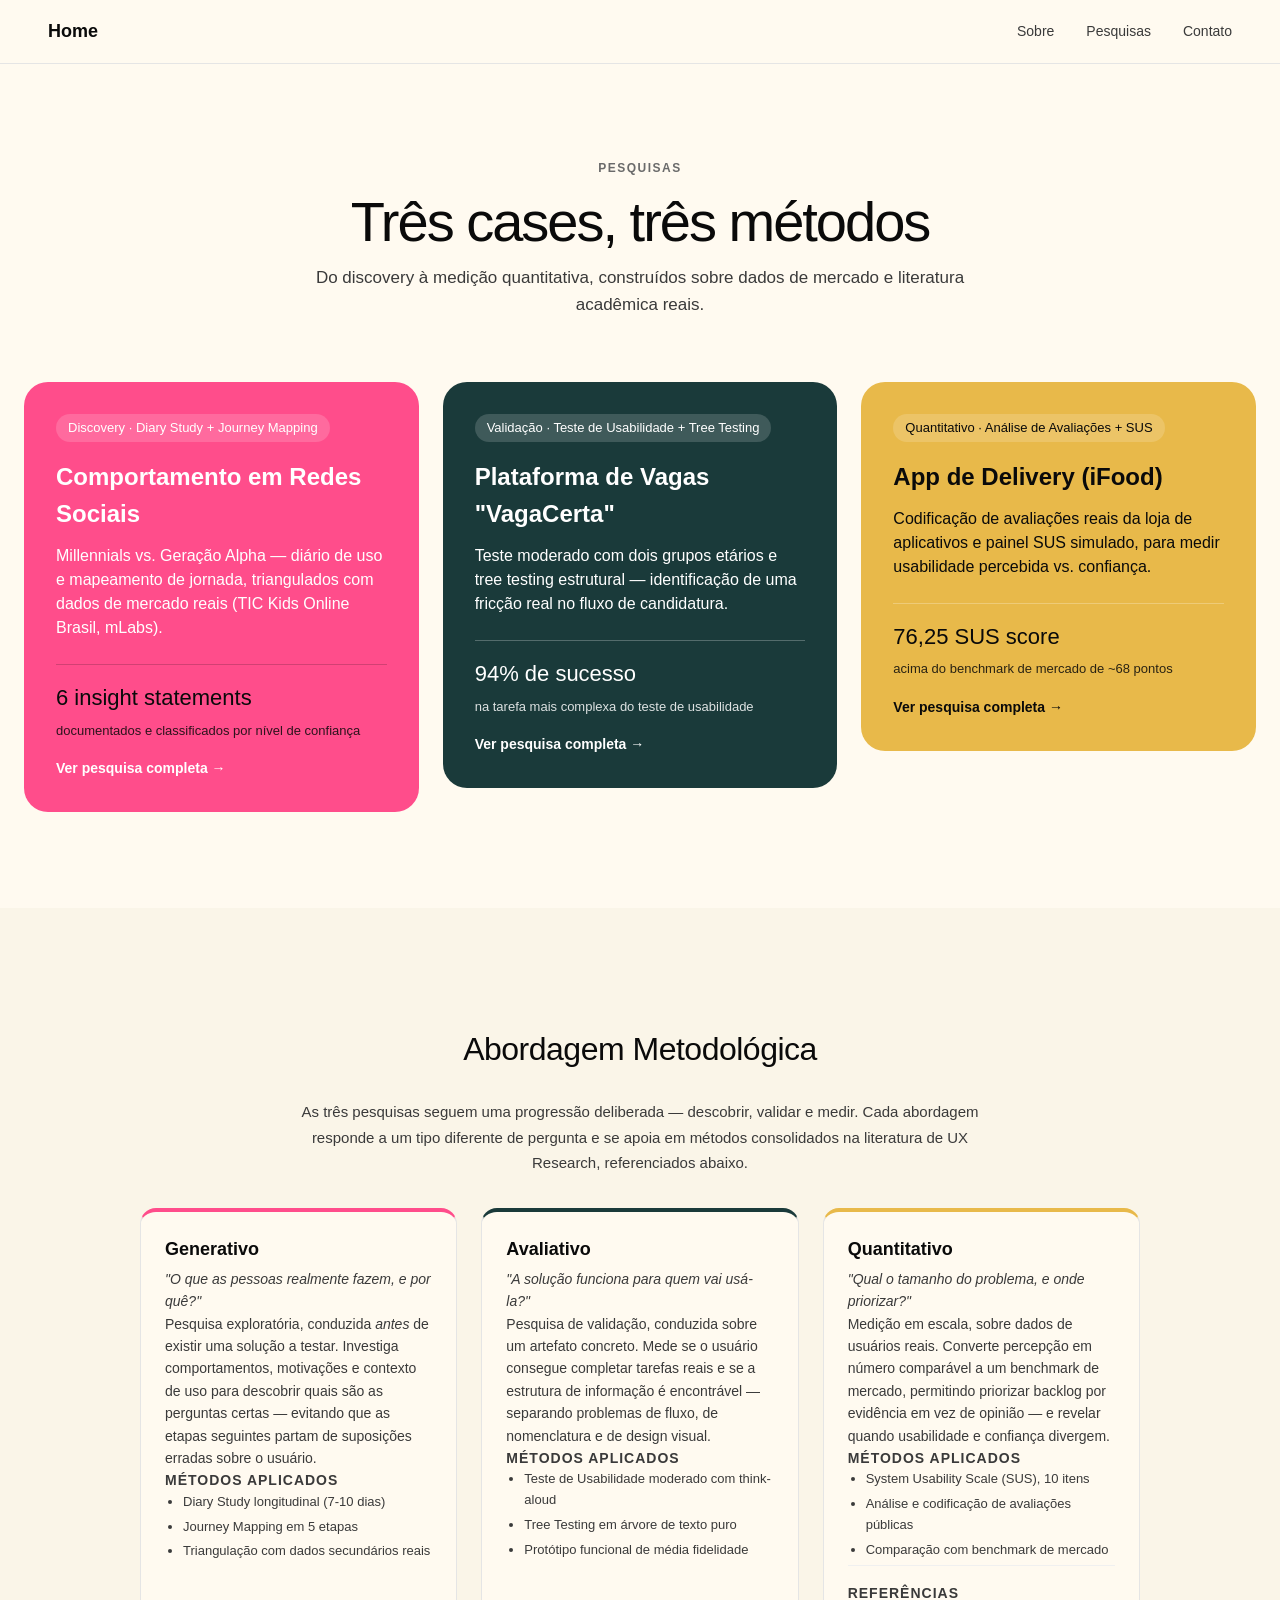
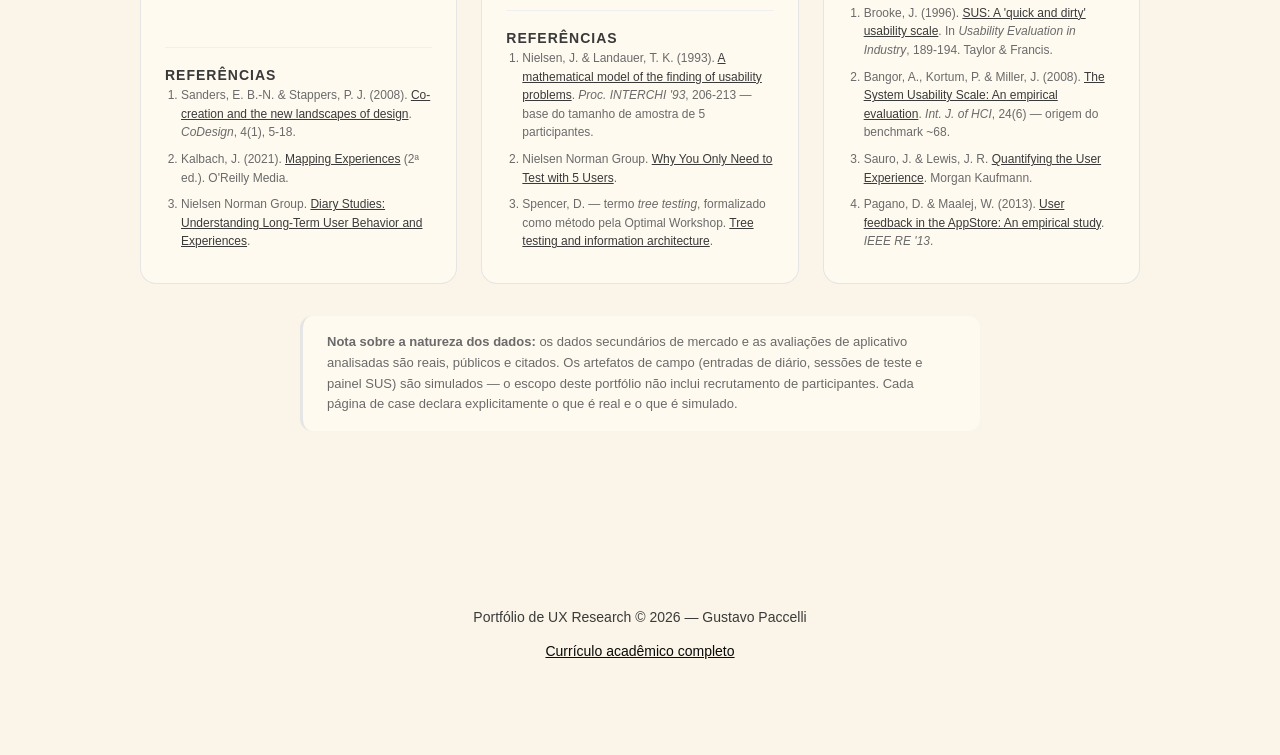
<file: pesquisas.html>
<!doctype html>
<html lang="pt-BR">
<head>
  <meta charset="UTF-8">
  <meta name="viewport" content="width=device-width, initial-scale=1">
  <title>Pesquisas — Gustavo Paccelli | Portfólio de UX Research</title>
  <meta name="description" content="Três pesquisas completas de UX Research — generativa, avaliativa e quantitativa — com a abordagem metodológica e as referências acadêmicas de cada método.">
  <link rel="stylesheet" href="design-system/tokens.css">
  <style>
    /* Layout e estrutura */
    .top-nav {
      position: sticky;
      top: 0;
      background: var(--color-canvas);
      border-bottom: 1px solid var(--color-hairline);
      z-index: 100;
    }
    .top-nav .container {
      display: flex;
      align-items: center;
      justify-content: space-between;
      width: 100%;
      padding: 0 var(--space-lg);
      height: 64px;
    }
    .top-nav .nav-links {
      gap: var(--space-xl);
    }
    .top-nav .logo {
      font-family: var(--font-display);
      font-size: 18px;
      font-weight: 600;
      color: var(--color-ink);
      text-decoration: none;
    }

    /* Page header */
    .page-header {
      padding: var(--space-section) var(--space-lg) var(--space-xl);
      text-align: center;
      background: var(--color-canvas);
    }
    .page-header .container {
      max-width: 700px;
      margin: 0 auto;
    }
    .page-header .caption-uppercase {
      display: block;
      color: var(--color-muted);
      margin: 0 0 var(--space-md) 0;
    }
    .page-header h1 {
      margin: 0 0 var(--space-sm) 0;
    }
    .page-header p {
      font-size: 17px;
      color: var(--color-body);
      line-height: 1.6;
      margin: 0;
    }

    /* Feature cards section */
    .feature-cards-section {
      padding: var(--space-xl) var(--space-lg) var(--space-section);
      background: var(--color-canvas);
    }
    .feature-cards-section .container {
      max-width: 1280px;
      margin: 0 auto;
    }
    .feature-cards-grid {
      display: grid;
      grid-template-columns: repeat(auto-fit, minmax(320px, 1fr));
      gap: var(--space-lg);
    }
    /* Wrapper <a>: só comportamento de link/hover, sem cor — evita colidir
       em especificidade com as variantes de cor abaixo, que ficam isoladas
       no elemento .feature-card. */
    .feature-card-link {
      display: block;
      text-decoration: none;
      transition: transform 0.2s ease, box-shadow 0.2s ease;
      cursor: pointer;
      border-radius: var(--radius-xl);
    }
    .feature-card-link:hover {
      transform: translateY(-4px);
    }
    .feature-card {
      display: flex;
      flex-direction: column;
      justify-content: space-between;
      min-height: 280px;
    }
    .feature-card-content .badge-pill {
      background: rgba(255, 255, 255, 0.16);
      color: inherit;
      margin: 0 0 var(--space-md) 0;
    }
    .feature-card-content h2 {
      margin: 0 0 var(--space-sm) 0;
      font-size: 24px;
      font-weight: 600;
    }
    .feature-card-content p {
      margin: 0;
      font-size: 16px;
      line-height: 1.5;
    }
    .feature-card-stat {
      margin-top: var(--space-lg);
      padding-top: var(--space-md);
      border-top: 1px solid rgba(255, 255, 255, 0.25);
    }
    .feature-card-stat strong {
      display: block;
      font-family: var(--font-display);
      font-size: 22px;
      font-weight: 500;
      margin-bottom: 2px;
    }
    .feature-card-stat span {
      font-size: 13px;
      opacity: 0.85;
    }
    .feature-card-cta {
      display: block;
      margin-top: var(--space-md);
      font-size: 14px;
      font-weight: 600;
    }
    /* Correção de contraste: o par marca "pink + branco" fica abaixo de 4.5:1
       para texto de corpo (~3.1:1) — texto de tinta escura sobre o rosa
       mantém > 6:1 e preserva o mesmo token de fundo usado nas outras páginas. */
    .feature-card-pink .feature-card-content,
    .feature-card-pink .feature-card-stat {
      color: var(--color-ink);
    }
    .feature-card-pink .feature-card-content .badge-pill {
      background: rgba(10, 10, 10, 0.08);
    }
    .feature-card-pink .feature-card-stat {
      border-top-color: rgba(10, 10, 10, 0.18);
    }

    /* About methodology section */
    .methodology-section {
      padding: var(--space-section) var(--space-lg);
      background: var(--color-surface-soft);
    }
    .methodology-section .container {
      max-width: 1000px;
      margin: 0 auto;
    }
    .methodology-section h2 {
      text-align: center;
      margin-bottom: var(--space-xl);
    }
    .methodology-intro {
      text-align: center;
      max-width: 680px;
      margin: 0 auto var(--space-xl) auto;
      font-size: 15px;
      color: var(--color-body);
      line-height: 1.7;
    }
    .methodology-grid {
      display: grid;
      grid-template-columns: repeat(auto-fit, minmax(280px, 1fr));
      gap: var(--space-lg);
      align-items: stretch;
    }
    .methodology-card {
      background: var(--color-canvas);
      border-radius: var(--radius-lg);
      padding: var(--space-lg);
      border: 1px solid var(--color-hairline);
      border-top: 4px solid var(--color-hairline);
      display: flex;
      flex-direction: column;
    }
    .methodology-card.accent-pink { border-top-color: var(--color-brand-pink); }
    .methodology-card.accent-teal { border-top-color: var(--color-brand-teal); }
    .methodology-card.accent-ochre { border-top-color: var(--color-brand-ochre); }
    .methodology-card h3 {
      margin: 0 0 var(--space-xxs) 0;
      font-size: 18px;
      font-weight: 600;
      color: var(--color-ink);
    }
    .methodology-question {
      margin: 0 0 var(--space-sm) 0;
      font-size: 13px;
      font-style: italic;
      color: var(--color-muted);
      line-height: 1.5;
    }
    .methodology-card p {
      margin: 0;
      color: var(--color-body);
      font-size: 14px;
      line-height: 1.6;
    }
    .methodology-label {
      margin: var(--space-md) 0 var(--space-xs) 0;
      font-size: 11px;
      font-weight: 600;
      text-transform: uppercase;
      letter-spacing: 1px;
      color: var(--color-muted);
    }
    .methodology-card ul {
      margin: 0;
      padding-left: 18px;
      font-size: 13px;
      color: var(--color-body);
      line-height: 1.6;
    }
    .methodology-card ul li {
      margin-bottom: var(--space-xxs);
    }
    .methodology-refs {
      margin-top: auto;
      padding-top: var(--space-md);
      border-top: 1px solid var(--color-hairline-soft);
    }
    .methodology-refs ol {
      margin: 0;
      padding-left: 16px;
      font-size: 12px;
      color: var(--color-muted);
      line-height: 1.55;
    }
    .methodology-refs li {
      margin-bottom: var(--space-xs);
    }
    .methodology-refs a {
      color: var(--color-body);
      text-decoration: underline;
    }
    .methodology-refs a:hover {
      color: var(--color-ink);
    }
    .methodology-note {
      max-width: 680px;
      margin: var(--space-xl) auto 0 auto;
      padding: var(--space-md) var(--space-lg);
      background: var(--color-canvas);
      border-left: 3px solid var(--color-hairline);
      border-radius: var(--radius-md);
      font-size: 13px;
      color: var(--color-muted);
      line-height: 1.6;
    }

    /* Footer */
    .footer {
      text-align: center;
    }
    .footer p {
      margin: 0 0 var(--space-sm) 0;
      font-size: 14px;
      color: var(--color-body);
    }
    .footer a {
      color: var(--color-ink);
      text-decoration: underline;
    }

    @media (max-width: 768px) {
      .page-header h1 {
        font-size: 32px;
      }
      .feature-cards-grid {
        grid-template-columns: 1fr;
      }
    }
  </style>
</head>
<body>
  <!-- Navigation -->
  <nav class="top-nav">
    <div class="container">
      <a href="index.html" class="logo">Home</a>
      <div class="nav-links">
        <a href="sobre.html">Sobre</a>
        <a href="pesquisas.html">Pesquisas</a>
        <a href="index.html#contato">Contato</a>
      </div>
    </div>
  </nav>

  <!-- Page header -->
  <section class="page-header">
    <div class="container">
      <span class="caption-uppercase">Pesquisas</span>
      <h1 class="display-lg">Três cases, três métodos</h1>
      <p>Do discovery à medição quantitativa, construídos sobre dados de mercado e literatura acadêmica reais.</p>
    </div>
  </section>

  <!-- Feature Cards -->
  <section class="feature-cards-section" id="pesquisas">
    <div class="container">
      <div class="feature-cards-grid">
        <!-- Pesquisa 1 -->
        <a href="case-01-generativa.html" class="feature-card-link">
          <div class="feature-card feature-card-pink feature-card-content">
            <div>
              <span class="badge-pill">Discovery · Diary Study + Journey Mapping</span>
              <h2>Comportamento em Redes Sociais</h2>
              <p>Millennials vs. Geração Alpha — diário de uso e mapeamento de jornada, triangulados com dados de mercado reais (TIC Kids Online Brasil, mLabs).</p>
            </div>
            <div class="feature-card-stat">
              <strong>6 insight statements</strong>
              <span>documentados e classificados por nível de confiança</span>
            </div>
            <span class="feature-card-cta">Ver pesquisa completa →</span>
          </div>
        </a>

        <!-- Pesquisa 2 -->
        <a href="case-02-avaliativa.html" class="feature-card-link">
          <div class="feature-card feature-card-teal feature-card-content">
            <div>
              <span class="badge-pill">Validação · Teste de Usabilidade + Tree Testing</span>
              <h2>Plataforma de Vagas "VagaCerta"</h2>
              <p>Teste moderado com dois grupos etários e tree testing estrutural — identificação de uma fricção real no fluxo de candidatura.</p>
            </div>
            <div class="feature-card-stat">
              <strong>94% de sucesso</strong>
              <span>na tarefa mais complexa do teste de usabilidade</span>
            </div>
            <span class="feature-card-cta">Ver pesquisa completa →</span>
          </div>
        </a>

        <!-- Pesquisa 3 -->
        <a href="case-03-quantitativa.html" class="feature-card-link">
          <div class="feature-card feature-card-ochre feature-card-content">
            <div>
              <span class="badge-pill">Quantitativo · Análise de Avaliações + SUS</span>
              <h2>App de Delivery (iFood)</h2>
              <p>Codificação de avaliações reais da loja de aplicativos e painel SUS simulado, para medir usabilidade percebida vs. confiança.</p>
            </div>
            <div class="feature-card-stat">
              <strong>76,25 SUS score</strong>
              <span>acima do benchmark de mercado de ~68 pontos</span>
            </div>
            <span class="feature-card-cta">Ver pesquisa completa →</span>
          </div>
        </a>
      </div>
    </div>
  </section>

  <!-- Methodology Section -->
  <section class="methodology-section" id="metodologia">
    <div class="container">
      <h2 class="display-sm">Abordagem Metodológica</h2>
      <p class="methodology-intro">As três pesquisas seguem uma progressão deliberada — descobrir, validar e medir. Cada abordagem responde a um tipo diferente de pergunta e se apoia em métodos consolidados na literatura de UX Research, referenciados abaixo.</p>
      <div class="methodology-grid">

        <div class="methodology-card accent-pink">
          <h3>Generativo</h3>
          <p class="methodology-question">"O que as pessoas realmente fazem, e por quê?"</p>
          <p>Pesquisa exploratória, conduzida <em>antes</em> de existir uma solução a testar. Investiga comportamentos, motivações e contexto de uso para descobrir quais são as perguntas certas — evitando que as etapas seguintes partam de suposições erradas sobre o usuário.</p>
          <p class="methodology-label">Métodos aplicados</p>
          <ul>
            <li>Diary Study longitudinal (7-10 dias)</li>
            <li>Journey Mapping em 5 etapas</li>
            <li>Triangulação com dados secundários reais</li>
          </ul>
          <div class="methodology-refs">
            <p class="methodology-label">Referências</p>
            <ol>
              <li>Sanders, E. B.-N. &amp; Stappers, P. J. (2008). <a href="https://www.tandfonline.com/doi/abs/10.1080/15710880701875068" target="_blank" rel="noopener">Co-creation and the new landscapes of design</a>. <em>CoDesign</em>, 4(1), 5-18.</li>
              <li>Kalbach, J. (2021). <a href="https://experiencinginformation.com/mapping-experiences/" target="_blank" rel="noopener">Mapping Experiences</a> (2ª ed.). O'Reilly Media.</li>
              <li>Nielsen Norman Group. <a href="https://www.nngroup.com/articles/diary-studies/" target="_blank" rel="noopener">Diary Studies: Understanding Long-Term User Behavior and Experiences</a>.</li>
            </ol>
          </div>
        </div>

        <div class="methodology-card accent-teal">
          <h3>Avaliativo</h3>
          <p class="methodology-question">"A solução funciona para quem vai usá-la?"</p>
          <p>Pesquisa de validação, conduzida sobre um artefato concreto. Mede se o usuário consegue completar tarefas reais e se a estrutura de informação é encontrável — separando problemas de fluxo, de nomenclatura e de design visual.</p>
          <p class="methodology-label">Métodos aplicados</p>
          <ul>
            <li>Teste de Usabilidade moderado com think-aloud</li>
            <li>Tree Testing em árvore de texto puro</li>
            <li>Protótipo funcional de média fidelidade</li>
          </ul>
          <div class="methodology-refs">
            <p class="methodology-label">Referências</p>
            <ol>
              <li>Nielsen, J. &amp; Landauer, T. K. (1993). <a href="https://dl.acm.org/doi/10.1145/169059.169166" target="_blank" rel="noopener">A mathematical model of the finding of usability problems</a>. <em>Proc. INTERCHI '93</em>, 206-213 — base do tamanho de amostra de 5 participantes.</li>
              <li>Nielsen Norman Group. <a href="https://www.nngroup.com/articles/why-you-only-need-to-test-with-5-users/" target="_blank" rel="noopener">Why You Only Need to Test with 5 Users</a>.</li>
              <li>Spencer, D. — termo <em>tree testing</em>, formalizado como método pela Optimal Workshop. <a href="https://www.optimalworkshop.com/101-guides/information-architecture-101/tree-testing-and-information-architecture" target="_blank" rel="noopener">Tree testing and information architecture</a>.</li>
            </ol>
          </div>
        </div>

        <div class="methodology-card accent-ochre">
          <h3>Quantitativo</h3>
          <p class="methodology-question">"Qual o tamanho do problema, e onde priorizar?"</p>
          <p>Medição em escala, sobre dados de usuários reais. Converte percepção em número comparável a um benchmark de mercado, permitindo priorizar backlog por evidência em vez de opinião — e revelar quando usabilidade e confiança divergem.</p>
          <p class="methodology-label">Métodos aplicados</p>
          <ul>
            <li>System Usability Scale (SUS), 10 itens</li>
            <li>Análise e codificação de avaliações públicas</li>
            <li>Comparação com benchmark de mercado</li>
          </ul>
          <div class="methodology-refs">
            <p class="methodology-label">Referências</p>
            <ol>
              <li>Brooke, J. (1996). <a href="https://www.researchgate.net/publication/319394819_SUS_--_a_quick_and_dirty_usability_scale" target="_blank" rel="noopener">SUS: A 'quick and dirty' usability scale</a>. In <em>Usability Evaluation in Industry</em>, 189-194. Taylor &amp; Francis.</li>
              <li>Bangor, A., Kortum, P. &amp; Miller, J. (2008). <a href="https://www.researchgate.net/publication/200553206_The_System_Usability_Scale_SUS_an_Empirical_evaluation" target="_blank" rel="noopener">The System Usability Scale: An empirical evaluation</a>. <em>Int. J. of HCI</em>, 24(6) — origem do benchmark ~68.</li>
              <li>Sauro, J. &amp; Lewis, J. R. <a href="https://measuringu.com/book/quantifying-the-user-experience-practical-statistics-for-user-research/" target="_blank" rel="noopener">Quantifying the User Experience</a>. Morgan Kaufmann.</li>
              <li>Pagano, D. &amp; Maalej, W. (2013). <a href="https://www.researchgate.net/publication/260156697_User_Feedback_in_the_AppStore_An_Empirical_Study" target="_blank" rel="noopener">User feedback in the AppStore: An empirical study</a>. <em>IEEE RE '13</em>.</li>
            </ol>
          </div>
        </div>

      </div>
      <p class="methodology-note"><strong>Nota sobre a natureza dos dados:</strong> os dados secundários de mercado e as avaliações de aplicativo analisadas são reais, públicos e citados. Os artefatos de campo (entradas de diário, sessões de teste e painel SUS) são simulados — o escopo deste portfólio não inclui recrutamento de participantes. Cada página de case declara explicitamente o que é real e o que é simulado.</p>
    </div>
  </section>

  <!-- Footer -->
  <footer class="footer section">
    <div class="container">
      <p>Portfólio de UX Research © 2026 — Gustavo Paccelli</p>
      <p><a href="https://gustavopaccelli.github.io/gustavopaccelli/index.html" target="_blank" rel="noopener">Currículo acadêmico completo</a></p>
    </div>
  </footer>
</body>
</html>
</file>
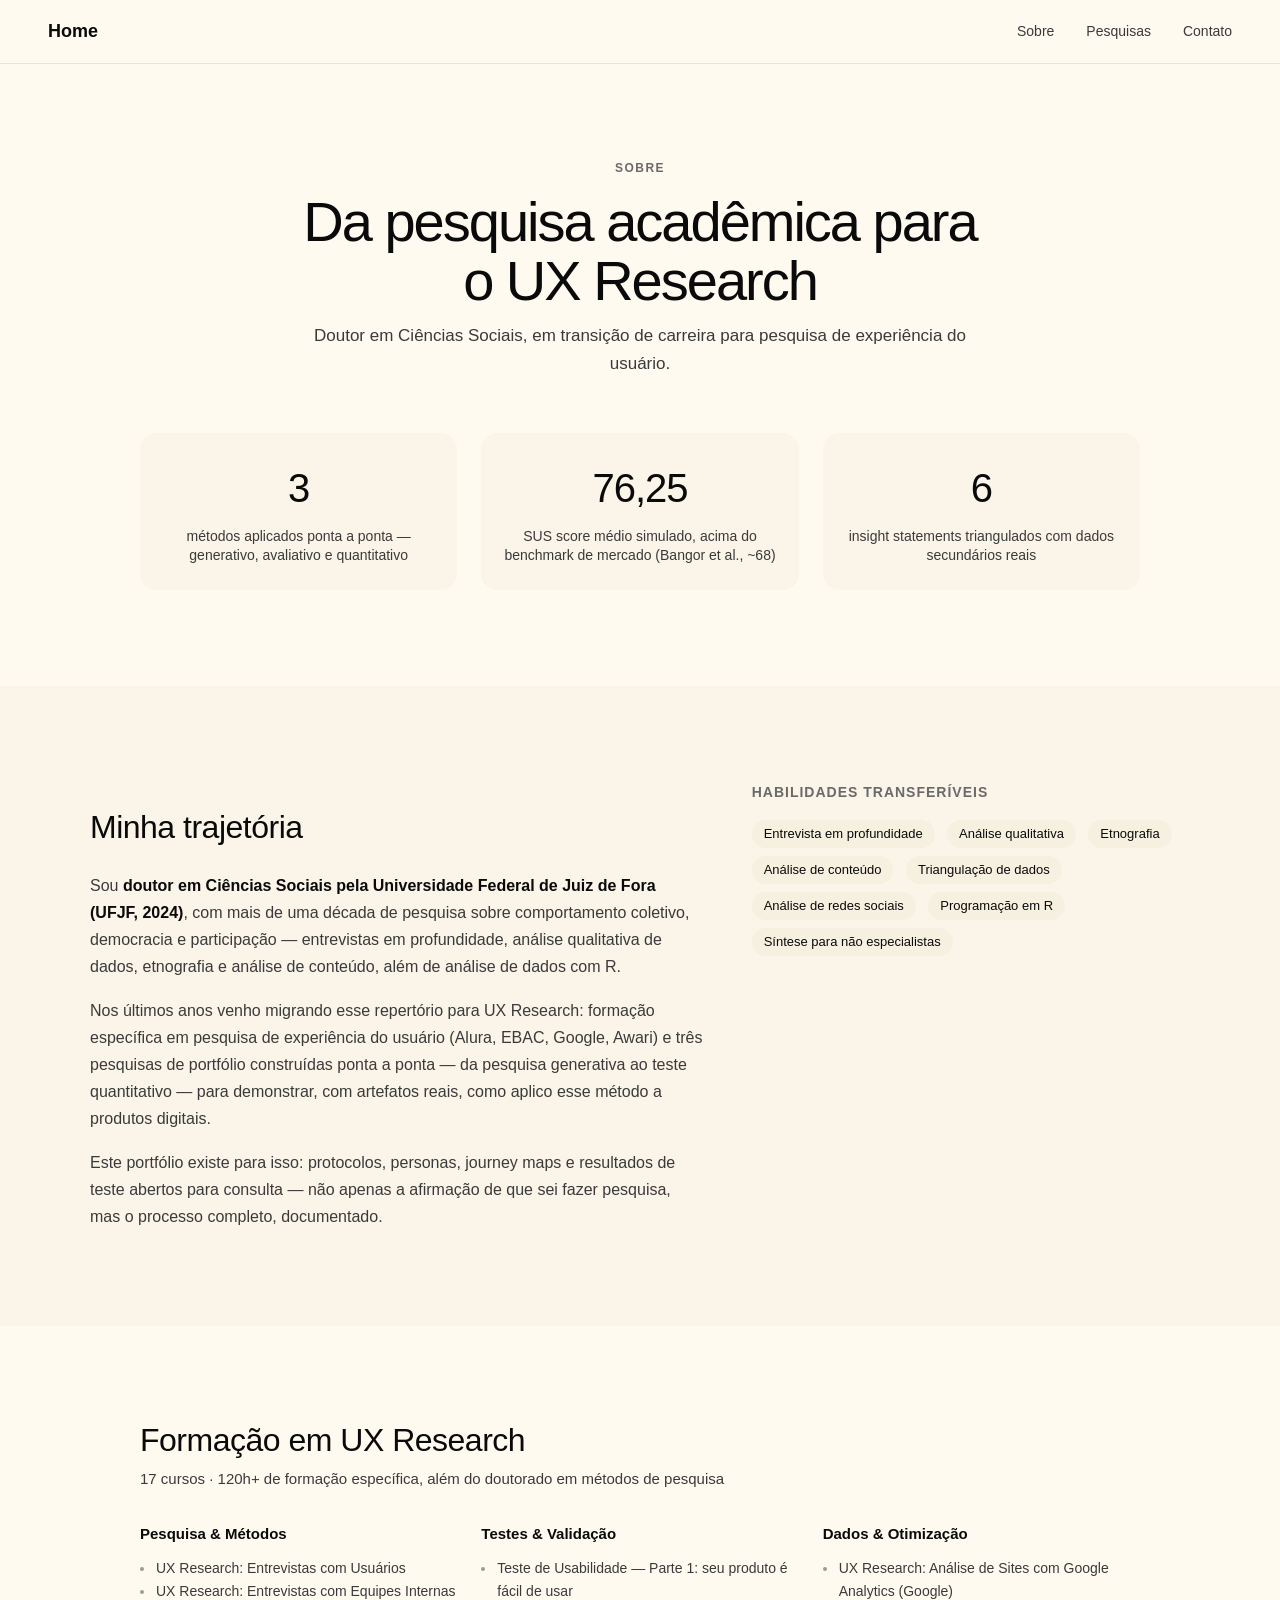
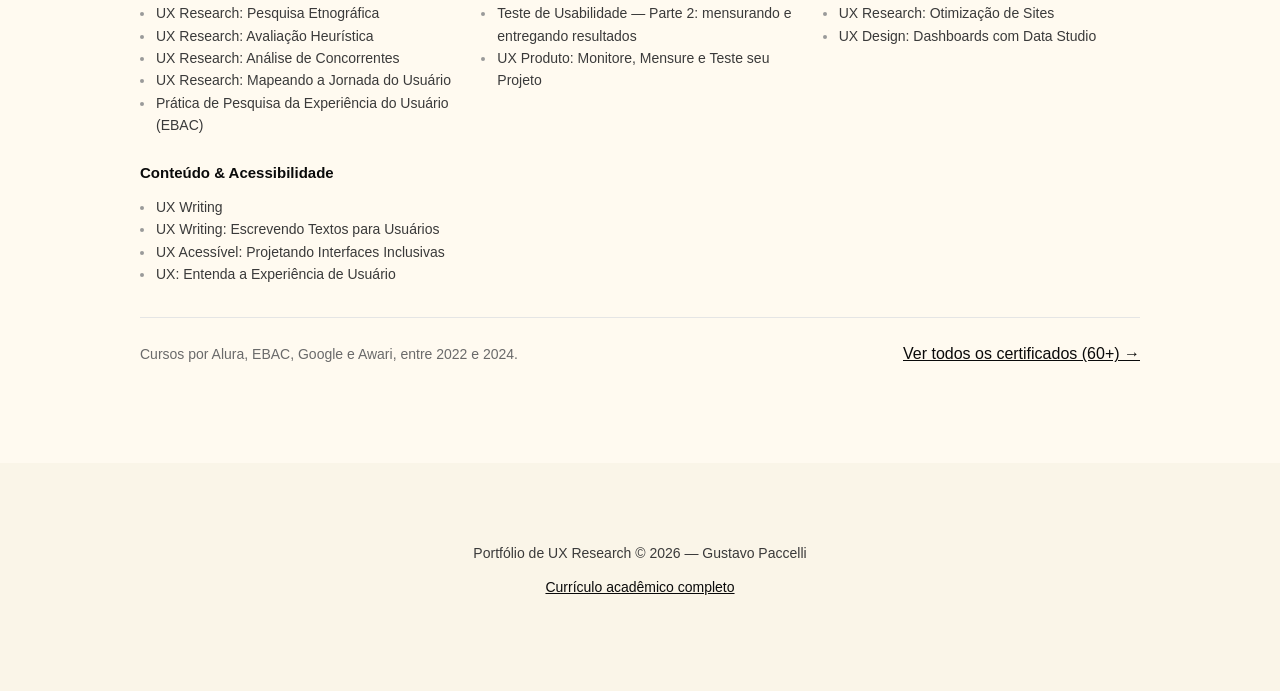
<file: sobre.html>
<!doctype html>
<html lang="pt-BR">
<head>
  <meta charset="UTF-8">
  <meta name="viewport" content="width=device-width, initial-scale=1">
  <title>Sobre — Gustavo Paccelli | Portfólio de UX Research</title>
  <meta name="description" content="Gustavo Paccelli, doutor em Ciências Sociais (UFJF) em transição para UX Research. Trajetória, habilidades transferíveis e formação específica em pesquisa de experiência do usuário.">
  <link rel="stylesheet" href="design-system/tokens.css">
  <style>
    /* Layout e estrutura */
    .top-nav {
      position: sticky;
      top: 0;
      background: var(--color-canvas);
      border-bottom: 1px solid var(--color-hairline);
      z-index: 100;
    }
    .top-nav .container {
      display: flex;
      align-items: center;
      justify-content: space-between;
      width: 100%;
      padding: 0 var(--space-lg);
      height: 64px;
    }
    .top-nav .nav-links {
      gap: var(--space-xl);
    }
    .top-nav .logo {
      font-family: var(--font-display);
      font-size: 18px;
      font-weight: 600;
      color: var(--color-ink);
      text-decoration: none;
    }

    /* Page header */
    .page-header {
      padding: var(--space-section) var(--space-lg) var(--space-xl);
      text-align: center;
      background: var(--color-canvas);
    }
    .page-header .container {
      max-width: 700px;
      margin: 0 auto;
    }
    .page-header .caption-uppercase {
      display: block;
      color: var(--color-muted);
      margin: 0 0 var(--space-md) 0;
    }
    .page-header h1 {
      margin: 0 0 var(--space-sm) 0;
    }
    .page-header p {
      font-size: 17px;
      color: var(--color-body);
      line-height: 1.6;
      margin: 0;
    }

    /* Stats bar */
    .stats-bar {
      padding: var(--space-lg) var(--space-lg) var(--space-section);
      background: var(--color-canvas);
    }
    .stats-bar .container {
      max-width: 1000px;
      margin: 0 auto;
      display: grid;
      grid-template-columns: repeat(3, 1fr);
      gap: var(--space-lg);
    }
    .stat-item {
      text-align: center;
      padding: var(--space-lg) var(--space-md);
      border-radius: var(--radius-lg);
      background: var(--color-surface-soft);
    }
    .stat-item .stat-number {
      font-family: var(--font-display);
      font-size: 40px;
      font-weight: 500;
      letter-spacing: -1px;
      color: var(--color-ink);
      margin: 0 0 var(--space-xs) 0;
    }
    .stat-item .stat-label {
      font-size: 14px;
      color: var(--color-body);
      line-height: 1.4;
      margin: 0;
    }

    /* Sobre section */
    .about-section {
      padding: var(--space-section) var(--space-lg);
      background: var(--color-surface-soft);
    }
    .about-section .container {
      max-width: 1100px;
      margin: 0 auto;
    }
    .about-grid {
      display: grid;
      grid-template-columns: 1.4fr 1fr;
      gap: var(--space-xxl);
      align-items: start;
    }
    .about-bio p {
      color: var(--color-body);
      font-size: 16px;
      line-height: 1.7;
      margin: 0 0 var(--space-md) 0;
    }
    .about-bio p:last-child { margin-bottom: 0; }
    .about-bio strong { color: var(--color-ink); }
    .about-skills h3 {
      font-family: var(--font-body);
      font-size: 14px;
      font-weight: 600;
      text-transform: uppercase;
      letter-spacing: 1px;
      color: var(--color-muted);
      margin: 0 0 var(--space-md) 0;
    }
    .about-skills .badge-pill {
      margin: 0 var(--space-xs) var(--space-xs) 0;
    }

    /* Formação section */
    .formation-section {
      padding: var(--space-section) var(--space-lg);
      background: var(--color-canvas);
    }
    .formation-section .container {
      max-width: 1000px;
      margin: 0 auto;
    }
    .formation-header {
      display: flex;
      justify-content: space-between;
      align-items: flex-end;
      flex-wrap: wrap;
      gap: var(--space-md);
      margin-bottom: var(--space-xl);
    }
    .formation-header h2 { margin: 0; }
    .formation-header p {
      margin: var(--space-xs) 0 0 0;
      color: var(--color-body);
      font-size: 15px;
    }
    .formation-grid {
      display: grid;
      grid-template-columns: repeat(auto-fit, minmax(240px, 1fr));
      gap: var(--space-lg);
    }
    .formation-group h3 {
      font-size: 15px;
      font-weight: 600;
      color: var(--color-ink);
      margin: 0 0 var(--space-sm) 0;
    }
    .formation-group ul {
      margin: 0;
      padding: 0;
      list-style: none;
    }
    .formation-group li {
      font-size: 14px;
      color: var(--color-body);
      line-height: 1.6;
      padding-left: var(--space-md);
      position: relative;
    }
    .formation-group li::before {
      content: "";
      position: absolute;
      left: 0;
      top: 10px;
      width: 4px;
      height: 4px;
      border-radius: 50%;
      background: var(--color-muted-soft);
    }
    .formation-footnote {
      margin-top: var(--space-xl);
      padding-top: var(--space-lg);
      border-top: 1px solid var(--color-hairline);
      display: flex;
      justify-content: space-between;
      align-items: center;
      flex-wrap: wrap;
      gap: var(--space-md);
    }
    .formation-footnote p {
      margin: 0;
      font-size: 14px;
      color: var(--color-muted);
    }

    /* Footer */
    .footer {
      text-align: center;
    }
    .footer p {
      margin: 0 0 var(--space-sm) 0;
      font-size: 14px;
      color: var(--color-body);
    }
    .footer a {
      color: var(--color-ink);
      text-decoration: underline;
    }

    @media (max-width: 768px) {
      .page-header h1 {
        font-size: 32px;
      }
      .stats-bar .container {
        grid-template-columns: 1fr;
      }
      .about-grid {
        grid-template-columns: 1fr;
        gap: var(--space-xl);
      }
    }
  </style>
</head>
<body>
  <!-- Navigation -->
  <nav class="top-nav">
    <div class="container">
      <a href="index.html" class="logo">Home</a>
      <div class="nav-links">
        <a href="sobre.html">Sobre</a>
        <a href="pesquisas.html">Pesquisas</a>
        <a href="index.html#contato">Contato</a>
      </div>
    </div>
  </nav>

  <!-- Page header -->
  <section class="page-header">
    <div class="container">
      <span class="caption-uppercase">Sobre</span>
      <h1 class="display-lg">Da pesquisa acadêmica para o UX Research</h1>
      <p>Doutor em Ciências Sociais, em transição de carreira para pesquisa de experiência do usuário.</p>
    </div>
  </section>

  <!-- Stats bar -->
  <section class="stats-bar">
    <div class="container">
      <div class="stat-item">
        <p class="stat-number">3</p>
        <p class="stat-label">métodos aplicados ponta a ponta — generativo, avaliativo e quantitativo</p>
      </div>
      <div class="stat-item">
        <p class="stat-number">76,25</p>
        <p class="stat-label">SUS score médio simulado, acima do benchmark de mercado (Bangor et al., ~68)</p>
      </div>
      <div class="stat-item">
        <p class="stat-number">6</p>
        <p class="stat-label">insight statements triangulados com dados secundários reais</p>
      </div>
    </div>
  </section>

  <!-- Sobre -->
  <section class="about-section">
    <div class="container">
      <div class="about-grid">
        <div class="about-bio reveal">
          <h2 class="display-sm">Minha trajetória</h2>
          <p>
            Sou <strong>doutor em Ciências Sociais pela Universidade Federal de Juiz de Fora (UFJF, 2024)</strong>,
            com mais de uma década de pesquisa sobre comportamento coletivo, democracia e participação —
            entrevistas em profundidade, análise qualitativa de dados, etnografia e análise de conteúdo,
            além de análise de dados com R.
          </p>
          <p>
            Nos últimos anos venho migrando esse repertório para UX Research: formação específica em
            pesquisa de experiência do usuário (Alura, EBAC, Google, Awari) e três pesquisas de portfólio
            construídas ponta a ponta — da pesquisa generativa ao teste quantitativo — para demonstrar,
            com artefatos reais, como aplico esse método a produtos digitais.
          </p>
          <p>
            Este portfólio existe para isso: protocolos, personas, journey maps e resultados de teste
            abertos para consulta — não apenas a afirmação de que sei fazer pesquisa, mas o processo
            completo, documentado.
          </p>
        </div>
        <div class="about-skills reveal">
          <h3>Habilidades transferíveis</h3>
          <div>
            <span class="badge-pill">Entrevista em profundidade</span>
            <span class="badge-pill">Análise qualitativa</span>
            <span class="badge-pill">Etnografia</span>
            <span class="badge-pill">Análise de conteúdo</span>
            <span class="badge-pill">Triangulação de dados</span>
            <span class="badge-pill">Análise de redes sociais</span>
            <span class="badge-pill">Programação em R</span>
            <span class="badge-pill">Síntese para não especialistas</span>
          </div>
        </div>
      </div>
    </div>
  </section>

  <!-- Formação em UX Research -->
  <section class="formation-section" id="formacao">
    <div class="container">
      <div class="formation-header">
        <div>
          <h2 class="display-sm">Formação em UX Research</h2>
          <p>17 cursos · 120h+ de formação específica, além do doutorado em métodos de pesquisa</p>
        </div>
      </div>
      <div class="formation-grid">
        <div class="formation-group">
          <h3>Pesquisa &amp; Métodos</h3>
          <ul>
            <li>UX Research: Entrevistas com Usuários</li>
            <li>UX Research: Entrevistas com Equipes Internas</li>
            <li>UX Research: Pesquisa Etnográfica</li>
            <li>UX Research: Avaliação Heurística</li>
            <li>UX Research: Análise de Concorrentes</li>
            <li>UX Research: Mapeando a Jornada do Usuário</li>
            <li>Prática de Pesquisa da Experiência do Usuário (EBAC)</li>
          </ul>
        </div>
        <div class="formation-group">
          <h3>Testes &amp; Validação</h3>
          <ul>
            <li>Teste de Usabilidade — Parte 1: seu produto é fácil de usar</li>
            <li>Teste de Usabilidade — Parte 2: mensurando e entregando resultados</li>
            <li>UX Produto: Monitore, Mensure e Teste seu Projeto</li>
          </ul>
        </div>
        <div class="formation-group">
          <h3>Dados &amp; Otimização</h3>
          <ul>
            <li>UX Research: Análise de Sites com Google Analytics (Google)</li>
            <li>UX Research: Otimização de Sites</li>
            <li>UX Design: Dashboards com Data Studio</li>
          </ul>
        </div>
        <div class="formation-group">
          <h3>Conteúdo &amp; Acessibilidade</h3>
          <ul>
            <li>UX Writing</li>
            <li>UX Writing: Escrevendo Textos para Usuários</li>
            <li>UX Acessível: Projetando Interfaces Inclusivas</li>
            <li>UX: Entenda a Experiência de Usuário</li>
          </ul>
        </div>
      </div>
      <div class="formation-footnote">
        <p>Cursos por Alura, EBAC, Google e Awari, entre 2022 e 2024.</p>
        <a href="https://gustavopaccelli.github.io/gustavopaccelli/certificates.html" class="text-link" target="_blank" rel="noopener">Ver todos os certificados (60+) →</a>
      </div>
    </div>
  </section>

  <!-- Footer -->
  <footer class="footer section">
    <div class="container">
      <p>Portfólio de UX Research © 2026 — Gustavo Paccelli</p>
      <p><a href="https://gustavopaccelli.github.io/gustavopaccelli/index.html" target="_blank" rel="noopener">Currículo acadêmico completo</a></p>
    </div>
  </footer>
</body>
</html>
</file>
<file: design-system/tokens.css>
/* ============================================================
   Design Tokens — Portfólio de UX Research
   Fonte: DESIGN-clay-source.md (design system fornecido pelo usuário,
   originalmente descrito para Clay.com — cores, tipografia, espaçamento
   e componentes preservados fielmente; o conteúdo/copy e a estrutura de
   página foram adaptados para este portfólio em README.md deste mesmo
   diretório. Ver aquele arquivo para o guia de uso e mapeamento.)
   ============================================================ */

:root{
  /* ---------- Cores: base ---------- */
  --color-primary:#0a0a0a;
  --color-primary-active:#1f1f1f;
  --color-primary-disabled:#e5e5e5;
  --color-ink:#0a0a0a;
  --color-body:#3a3a3a;
  --color-body-strong:#1a1a1a;
  --color-muted:#6a6a6a;
  --color-muted-soft:#9a9a9a;
  --color-hairline:#e5e5e5;
  --color-hairline-soft:#f0f0f0;

  /* ---------- Cores: superfícies ---------- */
  --color-canvas:#fffaf0;
  --color-surface-soft:#faf5e8;
  --color-surface-card:#f5f0e0;
  --color-surface-strong:#ebe6d6;
  --color-surface-dark:#0a1a1a;
  --color-surface-dark-elevated:#1a2a2a;

  /* ---------- Cores: texto sobre cor ---------- */
  --color-on-primary:#ffffff;
  --color-on-dark:#ffffff;
  --color-on-dark-soft:#a0a0a0;

  /* ---------- Cores: marca / cards de destaque ---------- */
  --color-brand-pink:#ff4d8b;
  --color-brand-teal:#1a3a3a;
  --color-brand-lavender:#b8a4ed;
  --color-brand-peach:#ffb084;
  --color-brand-ochre:#e8b94a;
  --color-brand-mint:#a4d4c5;
  --color-brand-coral:#ff6b5a;

  /* ---------- Cores: semânticas ---------- */
  --color-success:#22c55e;
  --color-warning:#f59e0b;
  --color-error:#ef4444;

  /* ---------- Raio de borda ---------- */
  --radius-xs:6px;
  --radius-sm:8px;
  --radius-md:12px;
  --radius-lg:16px;
  --radius-xl:24px;
  --radius-pill:9999px;
  --radius-full:9999px;

  /* ---------- Espaçamento (base 4px) ---------- */
  --space-xxs:4px;
  --space-xs:8px;
  --space-sm:12px;
  --space-md:16px;
  --space-lg:24px;
  --space-xl:32px;
  --space-xxl:48px;
  --space-section:96px;

  /* ---------- Tipografia: famílias ----------
     Plain Black não é uma fonte web pública (ver "Known Gaps" na fonte).
     Substituto oficial indicado na própria fonte: Inter 500 com
     letter-spacing negativo para display; Inter padrão para o resto. */
  --font-display:'Inter', -apple-system, BlinkMacSystemFont, "Segoe UI", Roboto, sans-serif;
  --font-body:'Inter', -apple-system, BlinkMacSystemFont, "Segoe UI", Roboto, sans-serif;
}

/* ============================================================
   Reset mínimo
   ============================================================ */
*{box-sizing:border-box;}
html,body{margin:0;padding:0;}
body{
  background:var(--color-canvas);
  color:var(--color-body);
  font-family:var(--font-body);
  font-size:16px;
  line-height:1.55;
}
img,svg{display:block;max-width:100%;}
a{color:inherit;}

/* ============================================================
   Tipografia — escala de hierarquia
   ============================================================ */
.display-xl{font-family:var(--font-display);font-size:72px;font-weight:500;line-height:1;letter-spacing:-2.5px;color:var(--color-ink);}
.display-lg{font-family:var(--font-display);font-size:56px;font-weight:500;line-height:1.05;letter-spacing:-2px;color:var(--color-ink);}
.display-md{font-family:var(--font-display);font-size:40px;font-weight:500;line-height:1.1;letter-spacing:-1px;color:var(--color-ink);}
.display-sm{font-family:var(--font-display);font-size:32px;font-weight:500;line-height:1.15;letter-spacing:-0.5px;color:var(--color-ink);}
.title-lg{font-family:var(--font-body);font-size:24px;font-weight:600;line-height:1.3;letter-spacing:-0.3px;}
.title-md{font-family:var(--font-body);font-size:18px;font-weight:600;line-height:1.4;}
.title-sm{font-family:var(--font-body);font-size:16px;font-weight:600;line-height:1.4;}
.body-md{font-family:var(--font-body);font-size:16px;font-weight:400;line-height:1.55;}
.body-sm{font-family:var(--font-body);font-size:14px;font-weight:400;line-height:1.55;}
.caption{font-family:var(--font-body);font-size:13px;font-weight:500;line-height:1.4;}
.caption-uppercase{font-family:var(--font-body);font-size:12px;font-weight:600;line-height:1.4;letter-spacing:1.5px;text-transform:uppercase;}
.button-type{font-family:var(--font-body);font-size:14px;font-weight:600;line-height:1;}
.nav-link-type{font-family:var(--font-body);font-size:14px;font-weight:500;line-height:1.4;}

@media (max-width:768px){
  .display-xl{font-size:36px;letter-spacing:-1px;}
  .display-lg{font-size:32px;letter-spacing:-0.8px;}
  .display-md{font-size:28px;letter-spacing:-0.5px;}
  .display-sm{font-size:24px;letter-spacing:-0.3px;}
}

/* ============================================================
   Botões
   ============================================================ */
.btn{
  display:inline-flex;align-items:center;justify-content:center;
  height:44px;padding:12px 20px;border-radius:var(--radius-md);
  font-family:var(--font-body);font-size:14px;font-weight:600;
  border:none;cursor:pointer;text-decoration:none;
  transition:background-color .15s ease;
}
.btn-primary{background:var(--color-primary);color:var(--color-on-primary);}
.btn-primary:hover{background:var(--color-primary-active);}
.btn-primary:disabled{background:var(--color-primary-disabled);color:var(--color-muted);cursor:not-allowed;}
.btn-secondary{background:var(--color-canvas);color:var(--color-ink);border:1px solid var(--color-hairline);}
.btn-secondary:hover{border-color:var(--color-ink);}
.btn-on-color{background:#fff;color:var(--color-ink);}
.btn-text-link{background:transparent;color:var(--color-ink);padding:0;height:auto;}
.text-link{font-family:var(--font-body);font-size:16px;color:var(--color-ink);text-decoration:underline;}

/* ============================================================
   Navegação
   ============================================================ */
.top-nav{
  background:var(--color-canvas);color:var(--color-ink);
  height:64px;display:flex;align-items:center;justify-content:space-between;
  padding:0 var(--space-lg);
}
.top-nav .nav-links{display:flex;gap:var(--space-lg);}
.top-nav .nav-links a{font-family:var(--font-body);font-size:14px;font-weight:500;text-decoration:none;color:var(--color-body);}
.top-nav .nav-links a:hover{color:var(--color-ink);}

/* ============================================================
   Cards
   ============================================================ */
.card{border-radius:var(--radius-lg);padding:var(--space-lg);}
.card-cream{background:var(--color-surface-card);color:var(--color-ink);}
.card-hairline{background:var(--color-canvas);border:1px solid var(--color-hairline);color:var(--color-ink);}

/* cards de destaque saturados — usados nos 3 cases do portfólio */
.feature-card{border-radius:var(--radius-xl);padding:var(--space-xl);}
.feature-card-pink{background:var(--color-brand-pink);color:var(--color-on-primary);}
.feature-card-teal{background:var(--color-brand-teal);color:var(--color-on-dark);}
.feature-card-lavender{background:var(--color-brand-lavender);color:var(--color-ink);}
.feature-card-peach{background:var(--color-brand-peach);color:var(--color-ink);}
.feature-card-ochre{background:var(--color-brand-ochre);color:var(--color-ink);}
.feature-card-cream{background:var(--color-surface-card);color:var(--color-ink);}

/* ============================================================
   Inputs
   ============================================================ */
.text-input{
  background:var(--color-canvas);color:var(--color-ink);
  font-family:var(--font-body);font-size:16px;
  border:1px solid var(--color-hairline);border-radius:var(--radius-md);
  padding:12px 16px;height:44px;width:100%;
}
.text-input:focus{outline:none;border-color:var(--color-ink);}

/* ============================================================
   Tabs / badges
   ============================================================ */
.tab{
  display:inline-flex;padding:8px 16px;border-radius:var(--radius-pill);
  font-family:var(--font-body);font-size:14px;font-weight:500;
  background:transparent;color:var(--color-muted);cursor:pointer;border:none;
}
.tab.active{background:var(--color-surface-card);color:var(--color-ink);}
.badge-pill{
  display:inline-flex;padding:4px 12px;border-radius:var(--radius-pill);
  background:var(--color-surface-card);color:var(--color-ink);
  font-family:var(--font-body);font-size:13px;font-weight:500;
}

/* ============================================================
   Seções / footer
   ============================================================ */
.section{padding:var(--space-section) var(--space-lg);}
.footer{background:var(--color-surface-soft);color:var(--color-body);padding:80px var(--space-lg);}

.container{max-width:1280px;margin:0 auto;}
</file>
